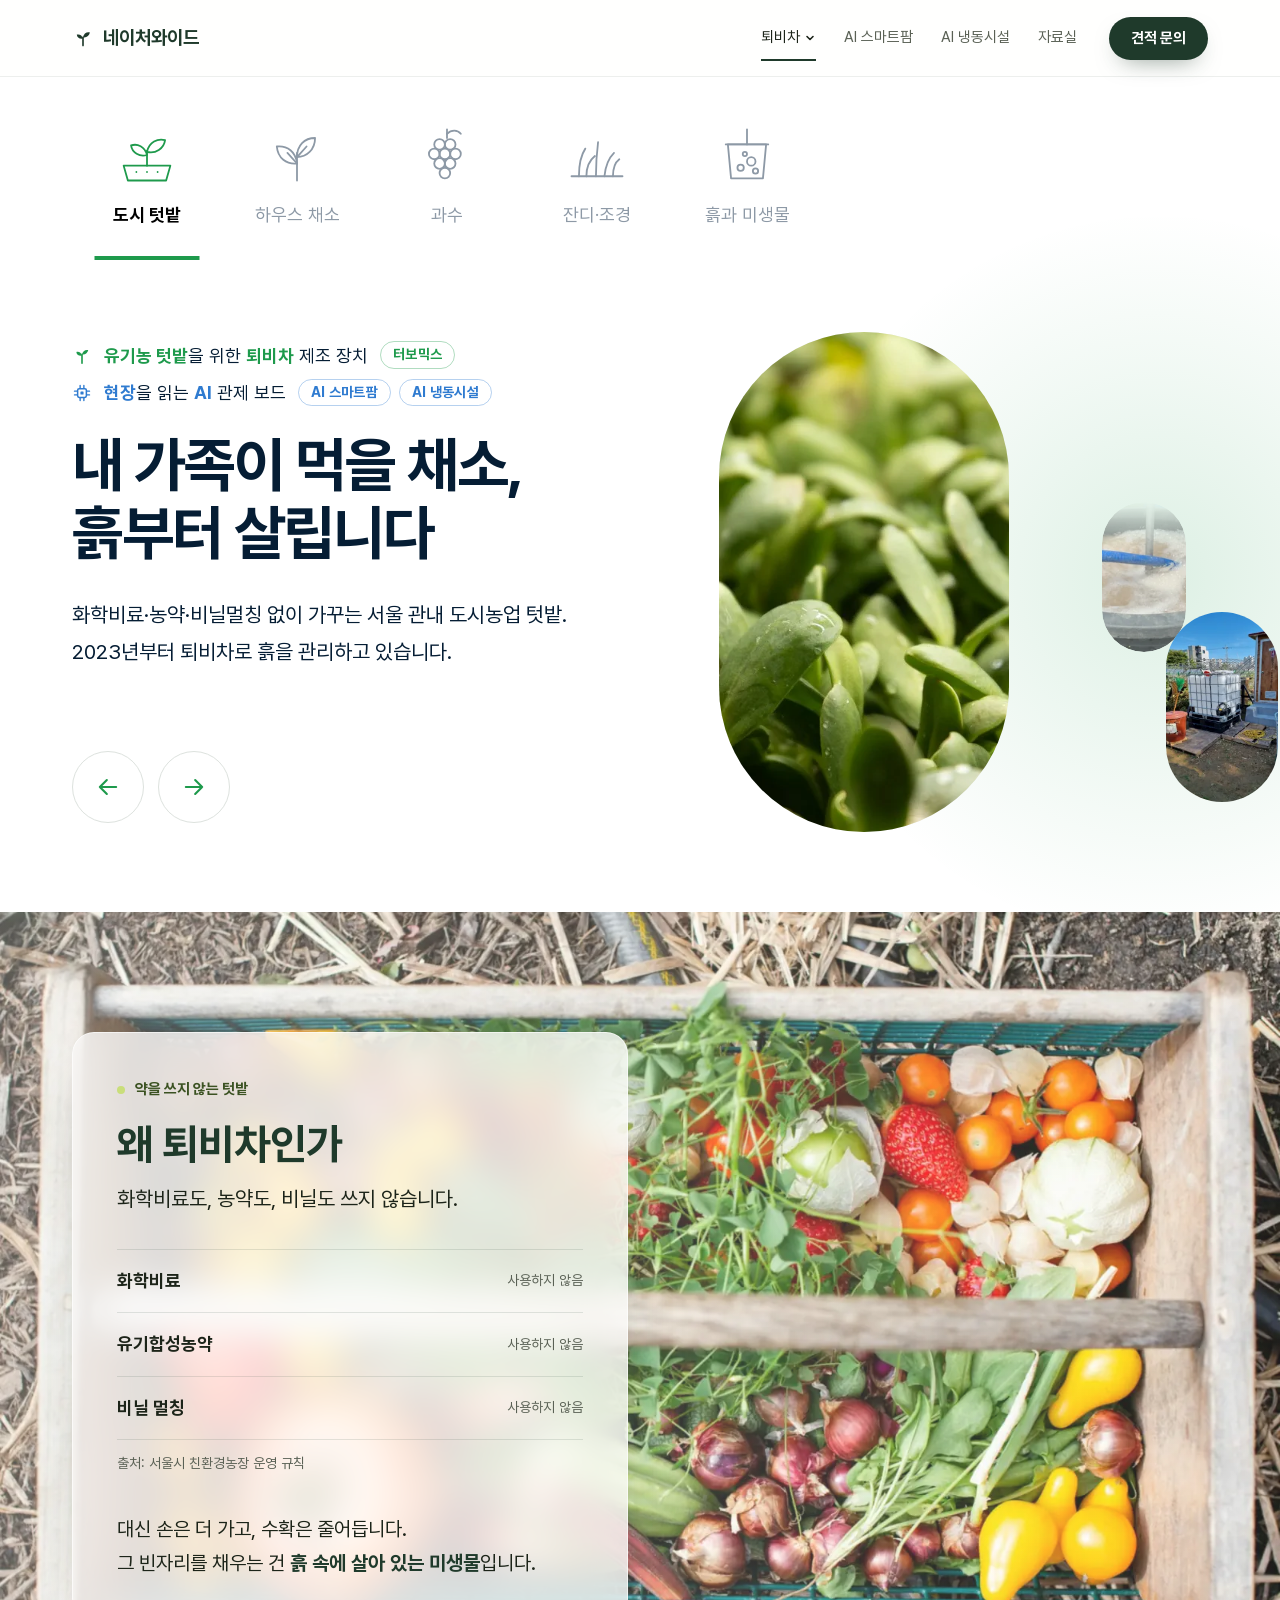
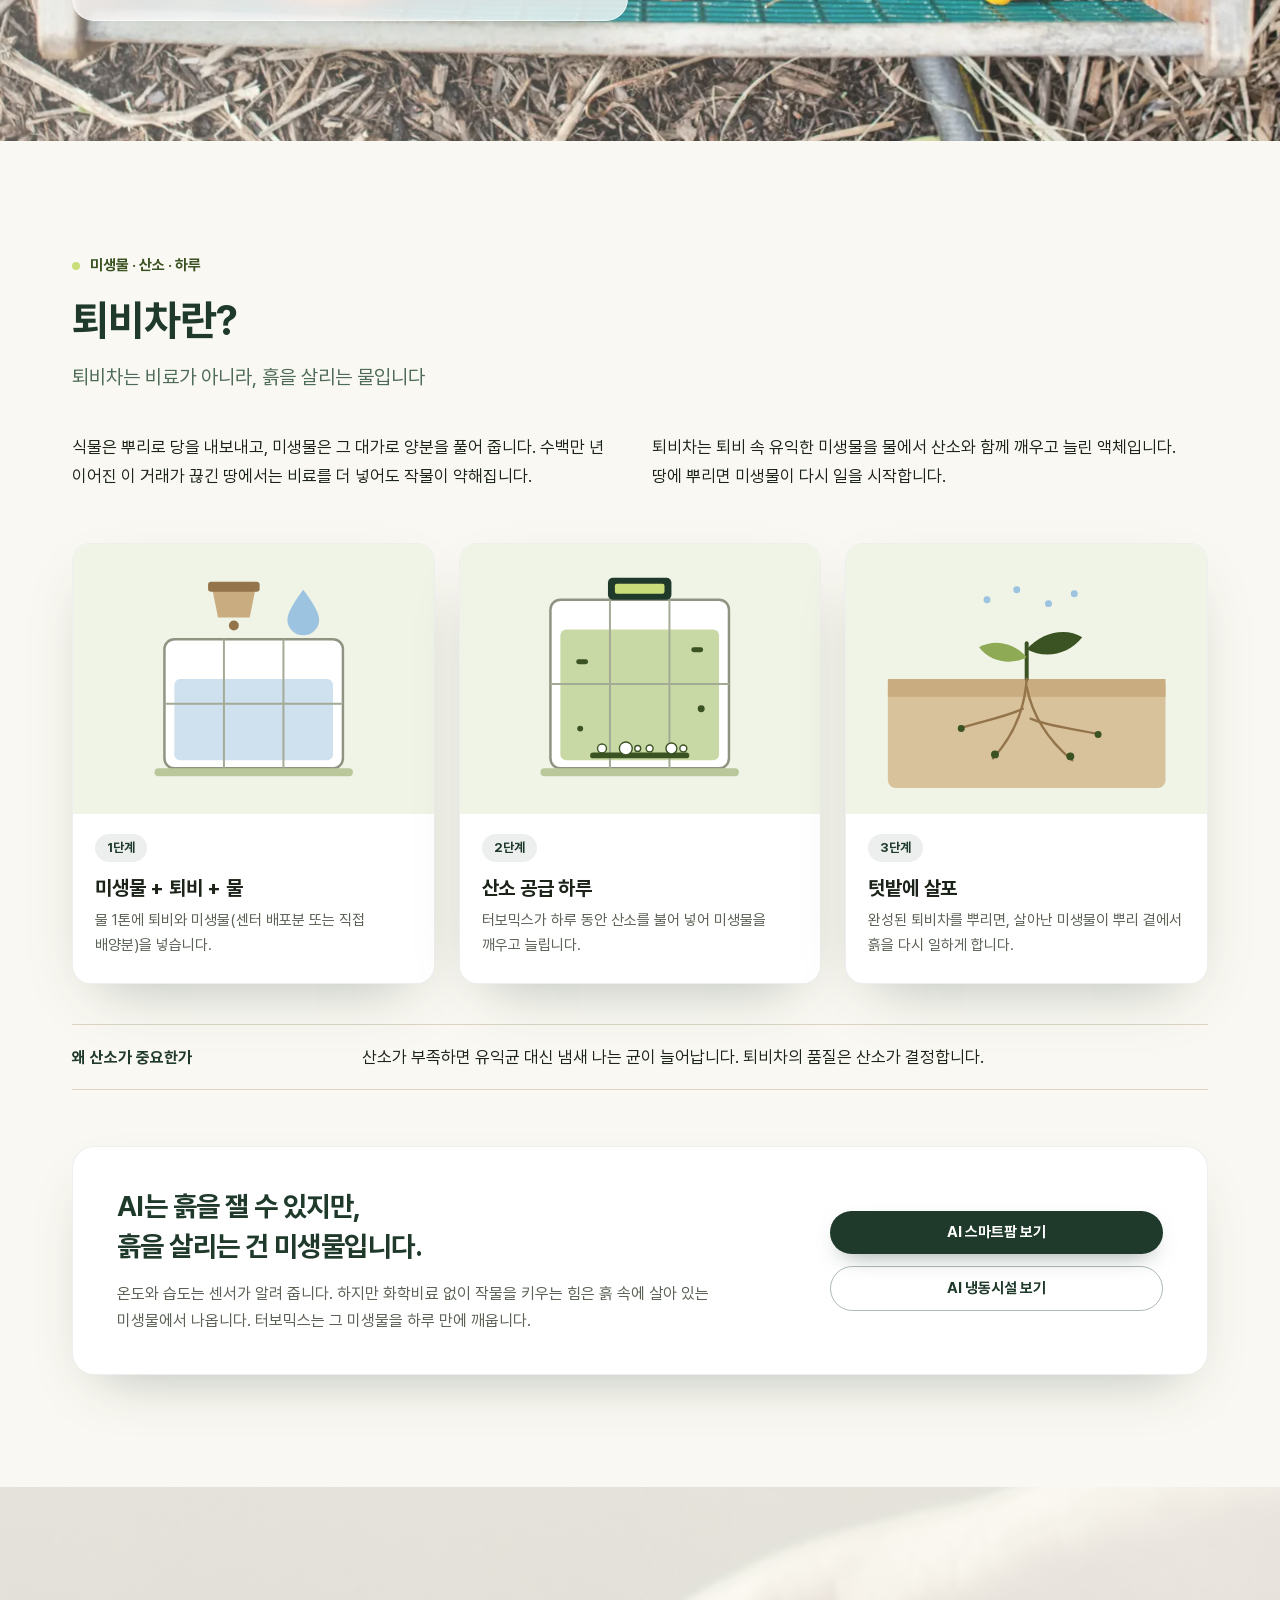
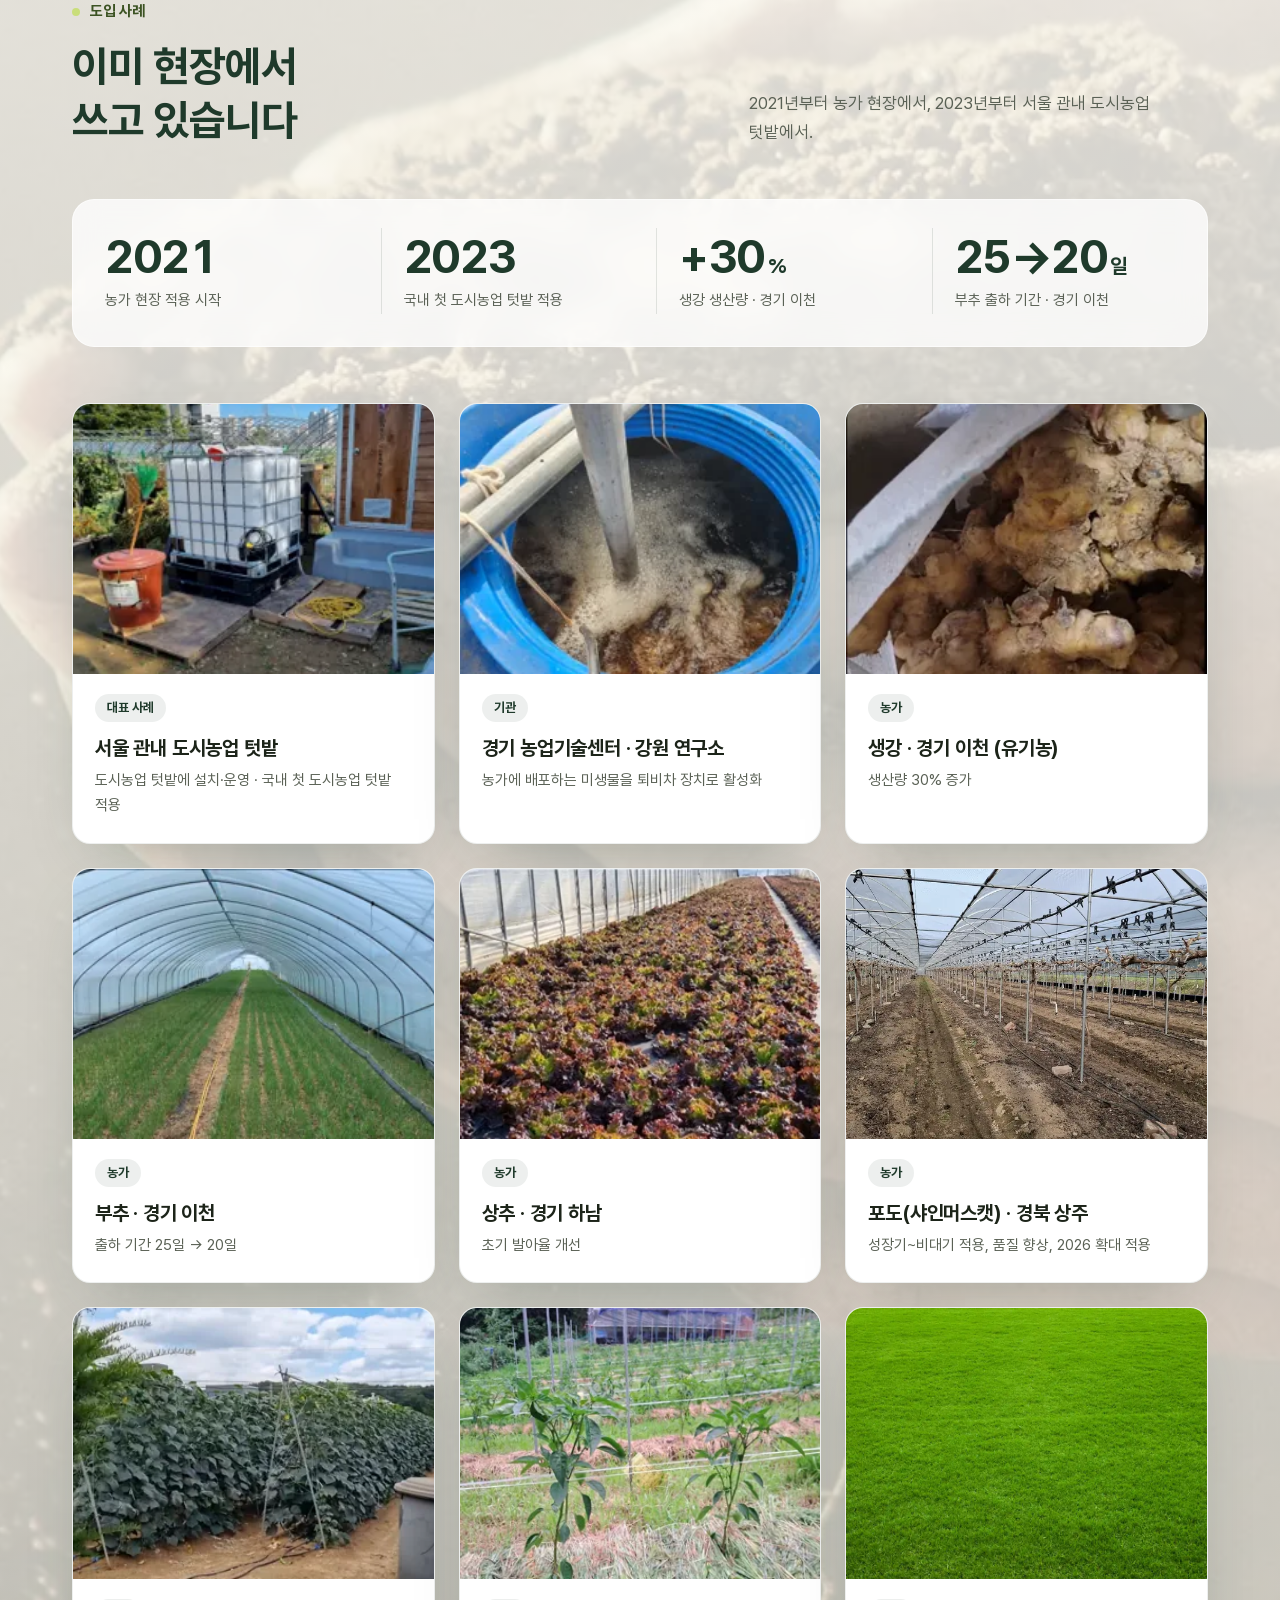
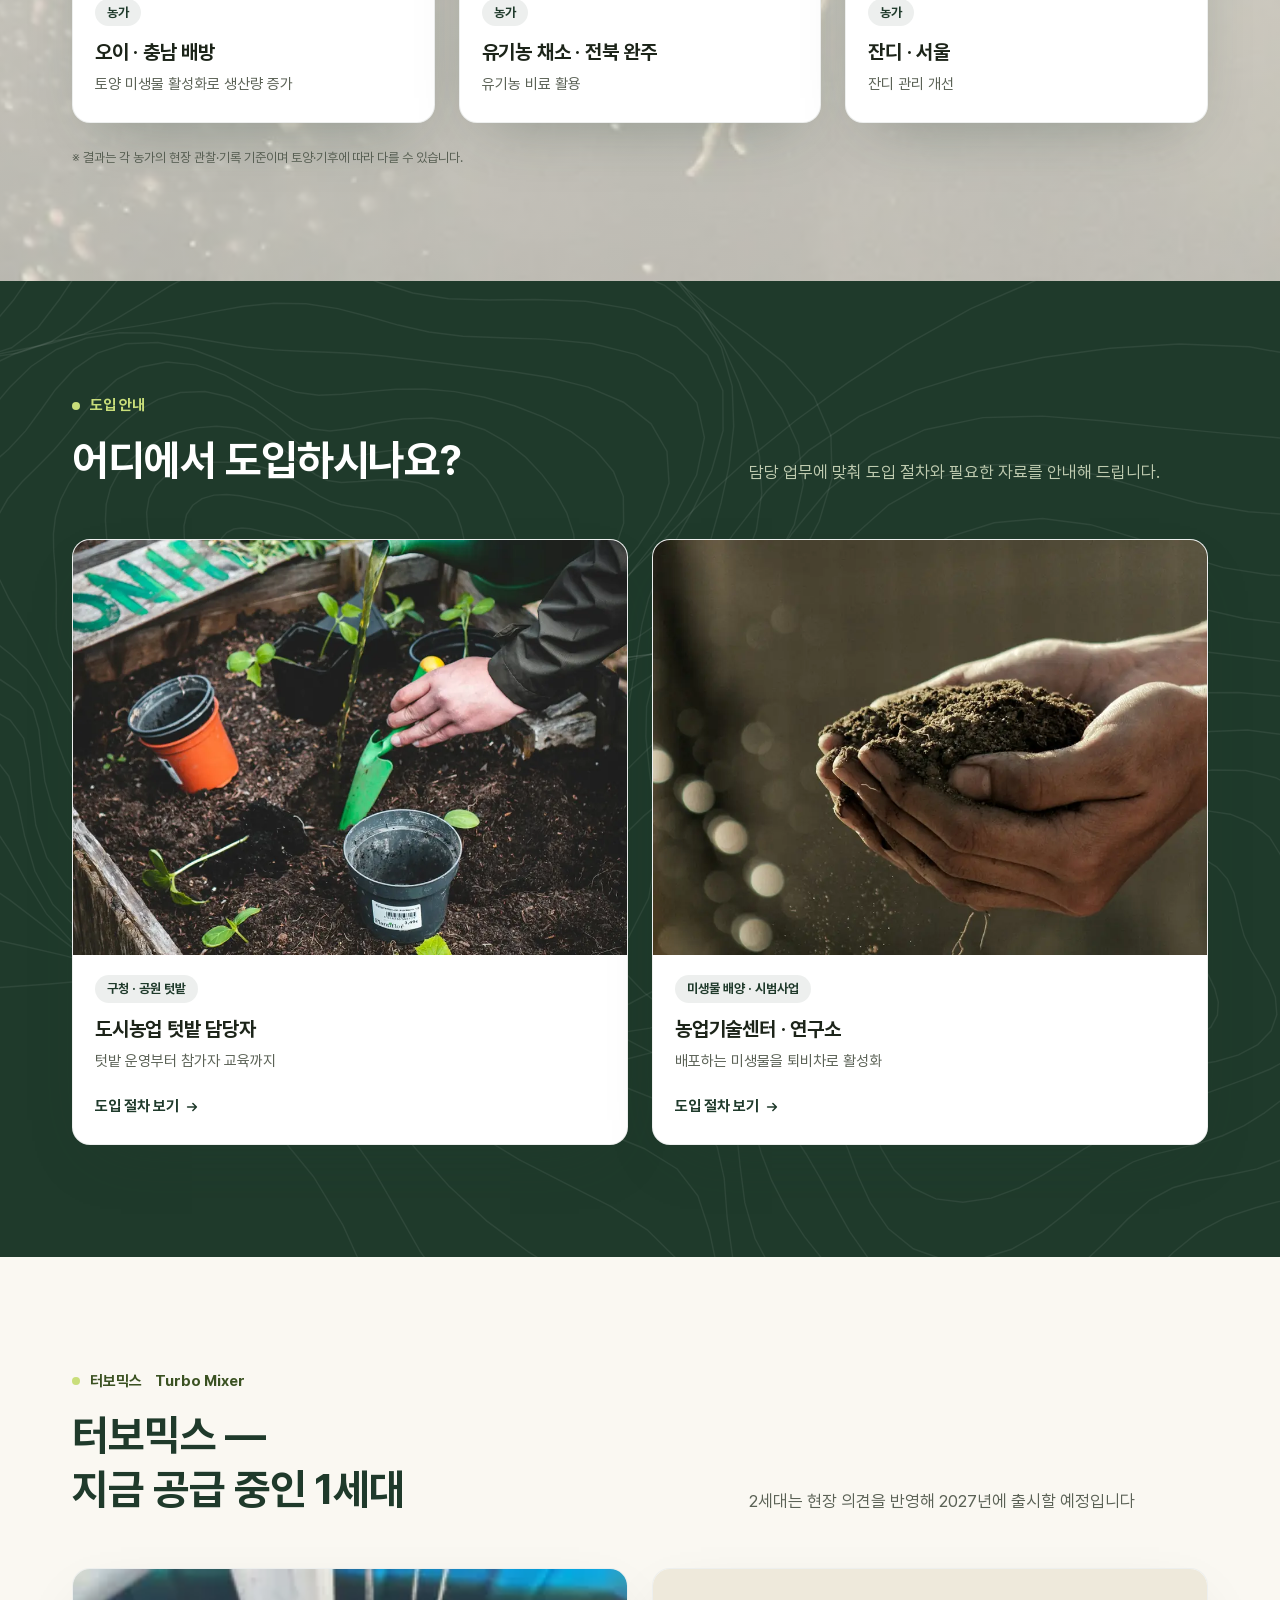
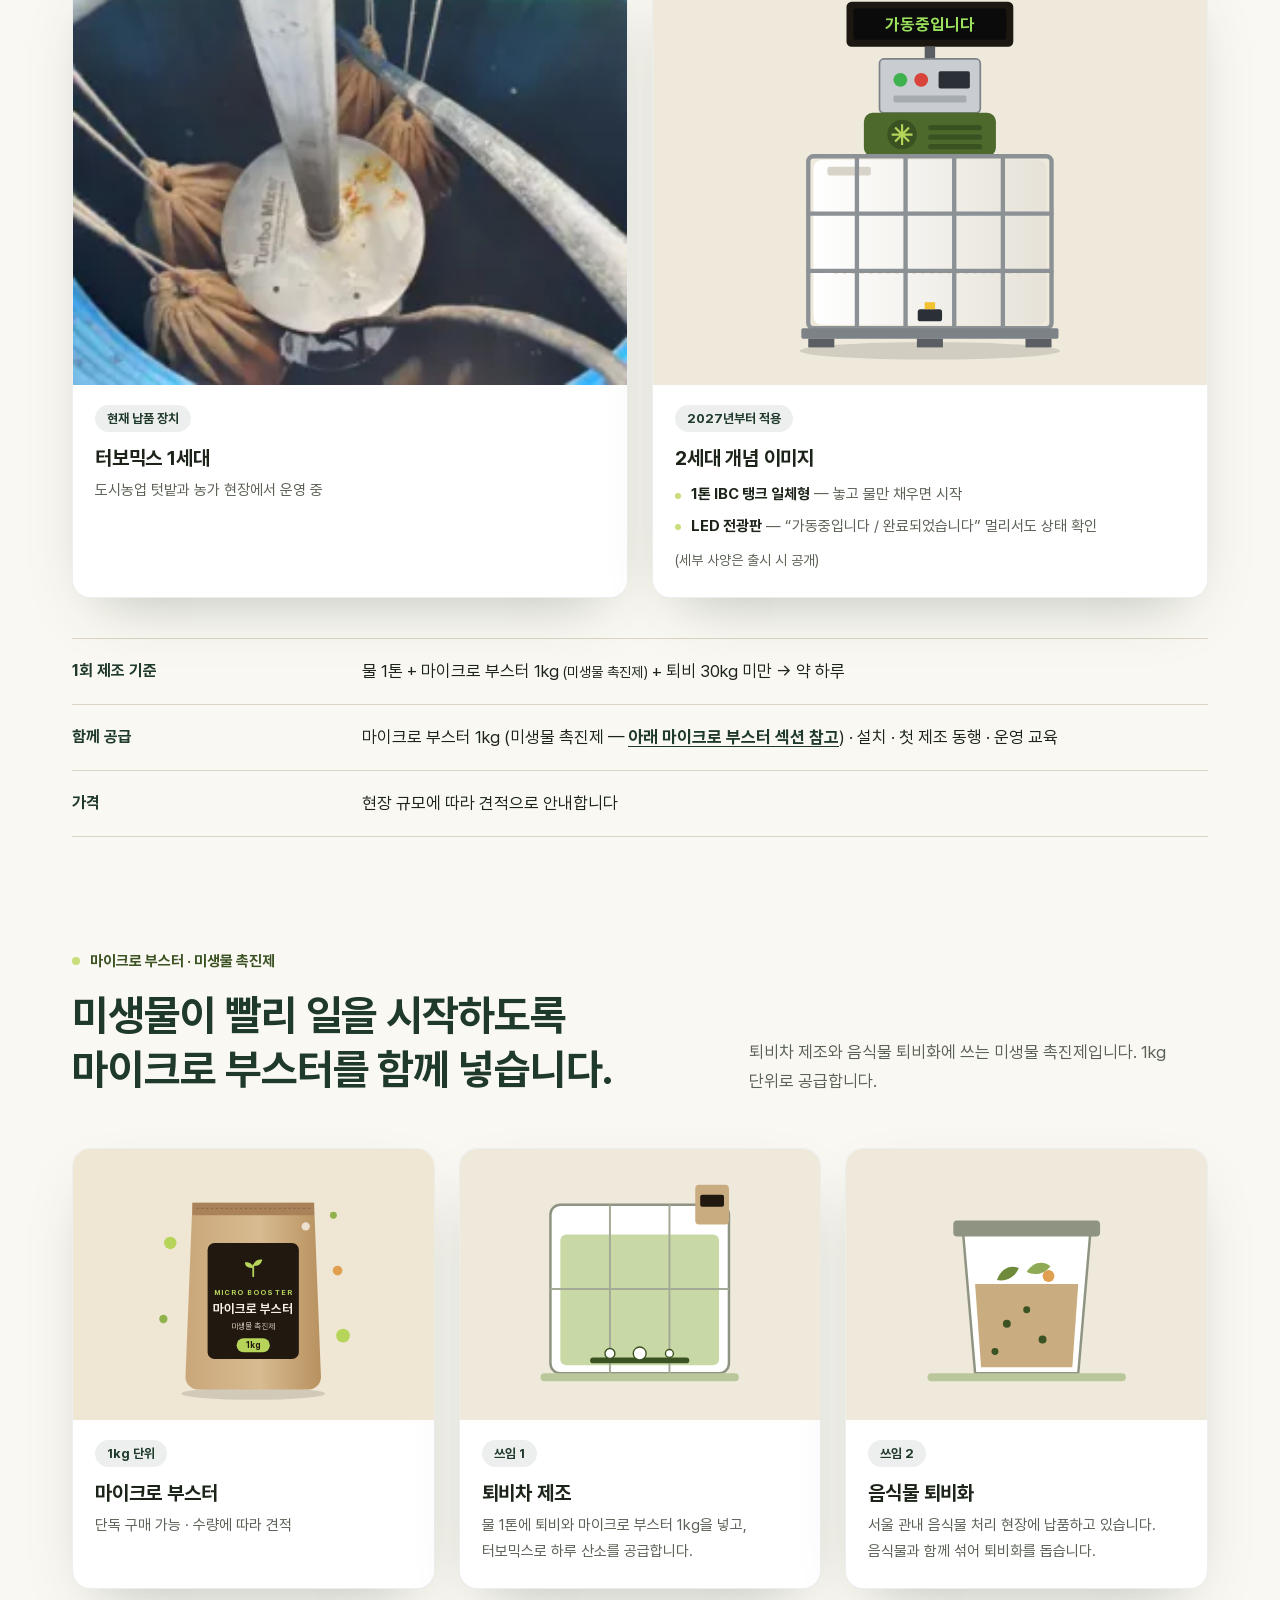
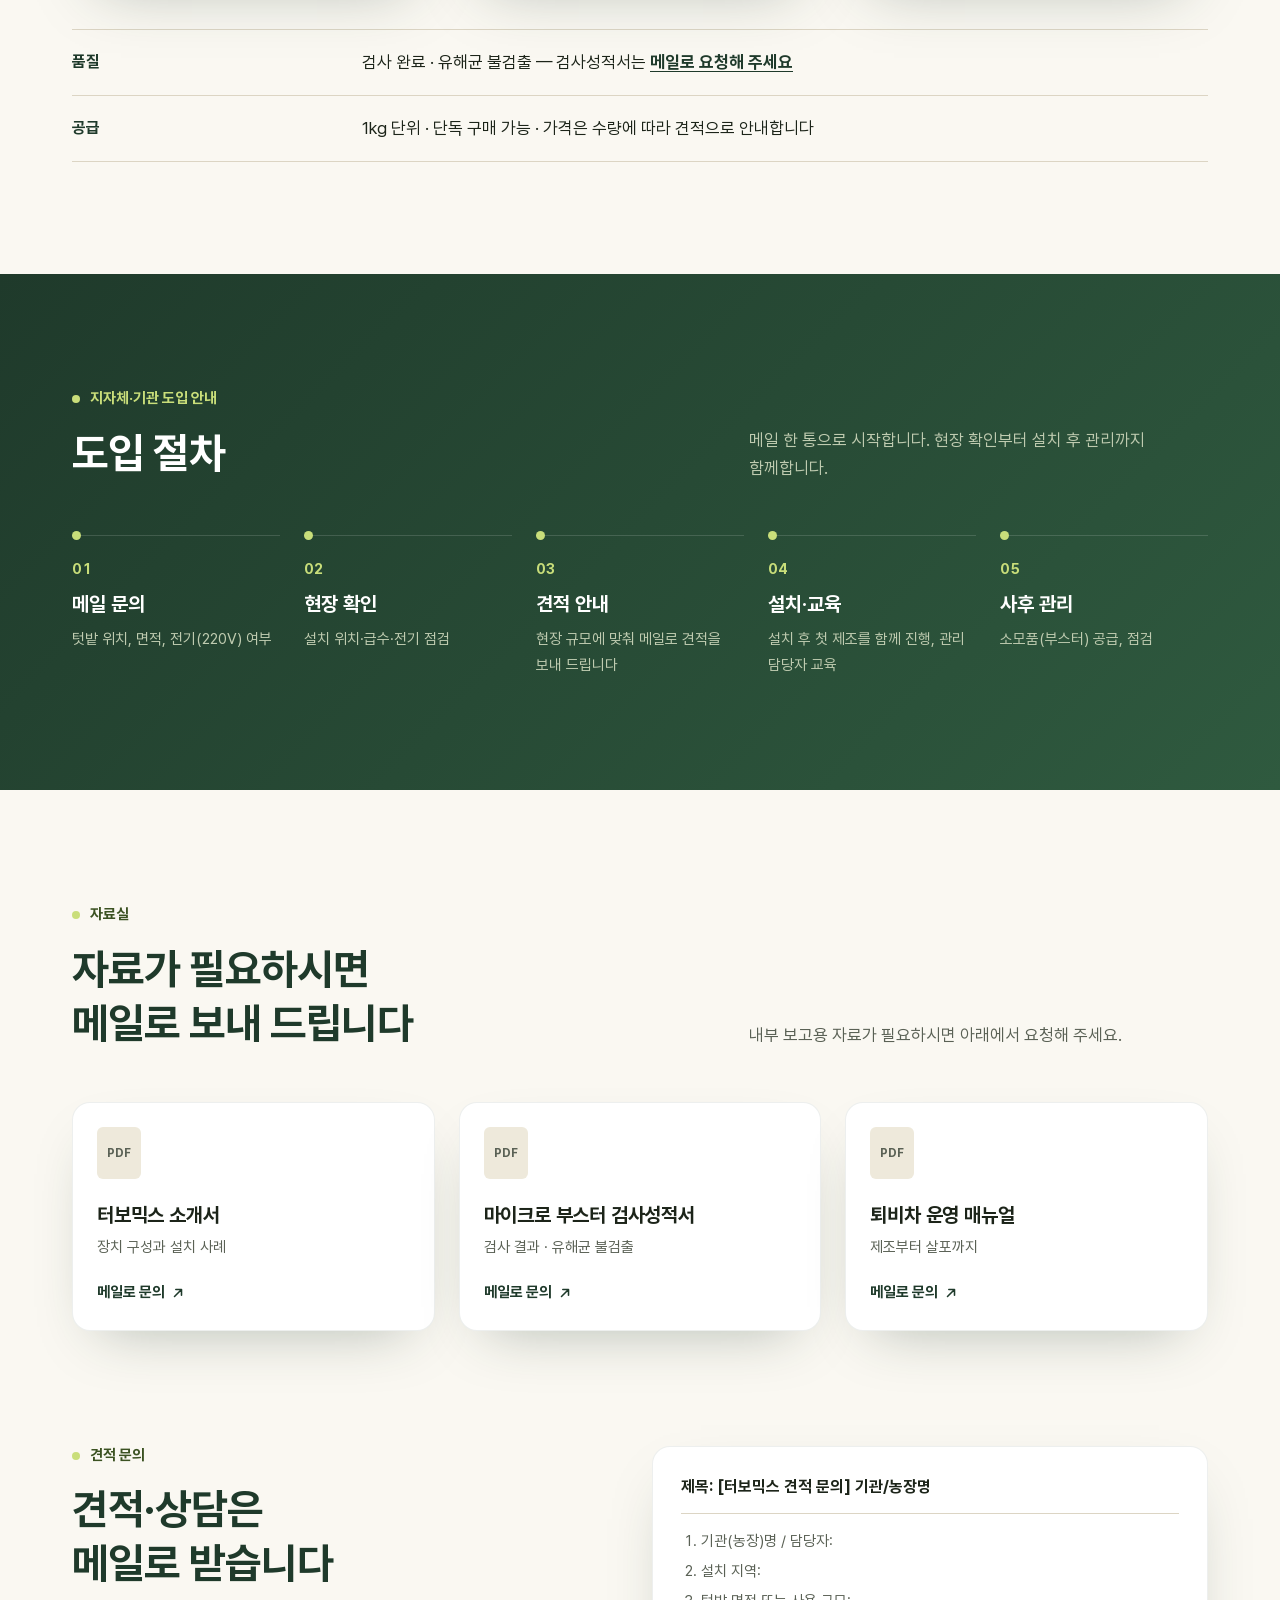
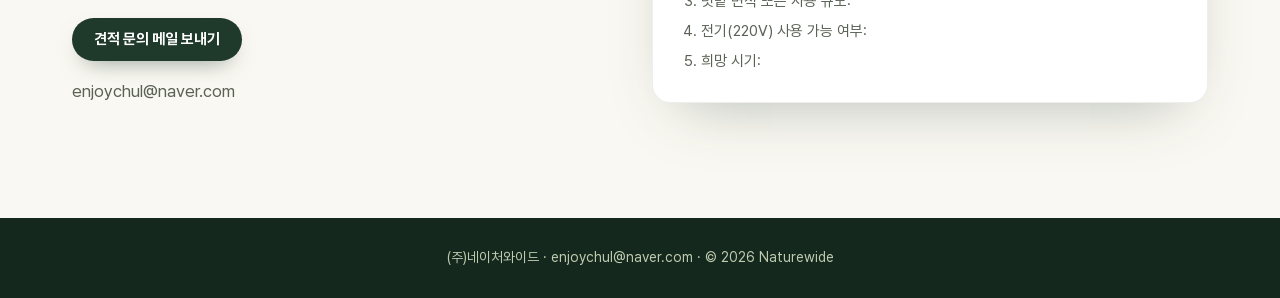
<file: index.html>
<!DOCTYPE html>
<html lang="ko">
<head>
  <meta charset="UTF-8">
  <meta name="viewport" content="width=device-width, initial-scale=1, viewport-fit=cover">
  <title>터보믹스 퇴비차 제조 장치 · AI 스마트팜 · AI 냉동시설 | 네이처와이드</title>
  <meta name="description" content="유기농 텃밭을 위한 퇴비차 제조 장치 터보믹스. 물 1톤과 퇴비를 넣고 하루면 살아 있는 퇴비차가 됩니다. 현장 센서를 AI 보드로 읽어 스마트팜 환경과 냉동시설 온도를 원격으로 지켜봅니다.">
  <meta name="keywords" content="퇴비차, 퇴비차 제조 장치, 터보믹스, Turbo Mixer, 도시농업, 텃밭, 미생물 배양, 농업기술센터, 유기농, compost tea, AI 스마트팜, 스마트팜 모니터링, 냉동창고 온도 모니터링, 엣지 AI">
  <meta name="author" content="(주)네이처와이드">
  <meta name="naver-site-verification" content="ab8656832ac1f310ab36b934b496300c409f5971">
  <meta name="theme-color" content="#FAF8F2">
  <link rel="canonical" href="https://naturewide.co.kr/">

  <meta property="og:type" content="website">
  <meta property="og:locale" content="ko_KR">
  <meta property="og:site_name" content="네이처와이드">
  <meta property="og:url" content="https://naturewide.co.kr/">
  <meta property="og:title" content="네이처와이드 — 퇴비차 장치 터보믹스와 AI 현장 관제">
  <meta property="og:description" content="흙은 미생물로 살리고, 현장은 AI 보드로 지킵니다. 퇴비차 장치 · AI 스마트팜 · AI 냉동시설.">
  <meta property="og:image" content="https://naturewide.co.kr/img/og-image.jpg">
  <meta property="og:image:width" content="1200">
  <meta property="og:image:height" content="630">
  <meta name="twitter:card" content="summary_large_image">

  <link rel="icon" href="data:image/svg+xml,%3Csvg xmlns='http://www.w3.org/2000/svg' viewBox='0 0 32 32'%3E%3Crect width='32' height='32' rx='7' fill='%231F3A2B'/%3E%3Cpath d='M16 27V15' stroke='%23C9DE7A' stroke-width='2.4' stroke-linecap='round'/%3E%3Cpath d='M16 17c-1-5-5-7-9-6 0 4 4 7 9 6zM16 15c1-5 5-8 10-7-1 5-5 8-10 7z' fill='%23C9DE7A'/%3E%3C/svg%3E">
  <link rel="preload" href="fonts/Pretendard-Regular.subset.woff2" as="font" type="font/woff2" crossorigin>
  <link rel="preload" href="fonts/Pretendard-Bold.subset.woff2" as="font" type="font/woff2" crossorigin>
  <link rel="stylesheet" href="css/style.css?v=20261125b">
  <link rel="stylesheet" href="css/hero.css?v=20261127a">
  <script>document.documentElement.classList.add('js')</script>

  <script type="application/ld+json">
  {"@context":"https://schema.org","@type":"Organization","name":"(주)네이처와이드","alternateName":"Naturewide","url":"https://naturewide.co.kr/","email":"enjoychul@naver.com","logo":"https://naturewide.co.kr/img/og-image.jpg"}
  </script>
</head>
<body class="home">
<a class="skip" href="#main">본문 바로가기</a>

<header class="top" id="top">
  <div class="c">
    <a class="logo" href="/" aria-label="네이처와이드 처음으로"><svg viewBox="0 0 32 32" aria-hidden="true"><path d="M16 27V15" stroke="currentColor" stroke-width="2.4" stroke-linecap="round"/><path d="M16 17c-1-5-5-7-9-6 0 4 4 7 9 6zM16 15c1-5 5-8 10-7-1 5-5 8-10 7z" fill="currentColor"/></svg><span translate="no">네이처와이드</span></a>
    <nav class="nav" id="site-nav" aria-label="주 메뉴">
      <div class="dd">
        <a class="nl dd-top" href="#top" aria-current="page" aria-haspopup="true" aria-expanded="false" aria-controls="dd-tea">퇴비차<svg class="chev" viewBox="0 0 12 12" aria-hidden="true"><path d="M3 4.5 6 7.5 9 4.5" fill="none" stroke="currentColor" stroke-width="1.6" stroke-linecap="round" stroke-linejoin="round"/></svg></a>
        <div class="dd-panel" id="dd-tea">
          <ul>
            <li><a href="#how">퇴비차란</a></li>
            <li><a href="#proof">도입 사례</a></li>
            <li><a href="#turbo">터보믹스</a></li>
            <li><a href="#booster">마이크로 부스터</a></li>
            <li><a href="#steps">도입 절차</a></li>
          </ul>
        </div>
      </div>
      <a class="nl" href="/smartfarm/">AI 스마트팜</a>
      <a class="nl" href="/coldchain/">AI 냉동시설</a>
      <a class="nl" href="#docs">자료실</a>
    </nav>
    <div class="top-r">
      <a class="pill" href="#contact">견적 문의</a>
      <button class="nav-toggle" type="button" aria-expanded="false" aria-controls="site-nav"><span class="sr">메뉴 열기</span><span class="bars" aria-hidden="true"></span></button>
    </div>
  </div>
</header>

<main id="main">

  <!-- 1. 첫 화면 -->
  <section class="hx" aria-labelledby="hx-title">
    <h1 class="sr" id="hx-title">유기농 텃밭을 위한 퇴비차 제조 장치, 터보믹스</h1>
    <div class="hx-glow" aria-hidden="true"></div>
    <div class="c">
      <div class="hx-tabs" role="tablist" aria-label="적용 현장">
        <button role="tab" id="t0" aria-controls="p0" aria-selected="true" tabindex="0">
          <svg viewBox="0 0 64 64" aria-hidden="true"><path d="M10 42h44l-4 14H14z"/><path d="M32 42V28"/><path d="M32 32c-2-8-9-11-15-9 1 7 8 11 15 9z"/><path d="M32 29c2-9 10-13 17-11-1 8-9 13-17 11z"/><path d="M22 48v2M32 48v2M42 48v2" stroke-dasharray="0.1 4"/></svg>
          <span>도시 텃밭</span>
        </button>
        <button role="tab" id="t1" aria-controls="p1" aria-selected="false" tabindex="-1">
          <svg viewBox="0 0 64 64" aria-hidden="true"><path d="M32 56V30"/><path d="M32 40c-10 1-18-5-19-16 10-1 18 5 19 16z"/><path d="M32 34c9 0 17-7 17-18-10 0-17 7-17 18z"/><path d="M23 30l9 10M41 24l-9 10"/></svg>
          <span>하우스 채소</span>
        </button>
        <button role="tab" id="t2" aria-controls="p2" aria-selected="false" tabindex="-1">
          <svg viewBox="0 0 64 64" aria-hidden="true"><path d="M32 8v8"/><path d="M32 12c4-4 10-4 13 0"/><circle cx="25" cy="22" r="5"/><circle cx="35" cy="22" r="5"/><circle cx="30" cy="31" r="5"/><circle cx="40" cy="31" r="5"/><circle cx="20" cy="31" r="5"/><circle cx="25" cy="40" r="5"/><circle cx="35" cy="40" r="5"/><circle cx="30" cy="49" r="5"/></svg>
          <span>과수</span>
        </button>
        <button role="tab" id="t3" aria-controls="p3" aria-selected="false" tabindex="-1">
          <svg viewBox="0 0 64 64" aria-hidden="true"><path d="M8 52h48"/><path d="M15 52c0-12 2-20 6-26M22 52c0-9 3-15 8-19M31 52c0-14 1-24 2-32M39 52c1-10 4-17 9-22M47 52c0-8 2-13 6-16"/></svg>
          <span>잔디·조경</span>
        </button>
        <button role="tab" id="t4" aria-controls="p4" aria-selected="false" tabindex="-1">
          <svg viewBox="0 0 64 64" aria-hidden="true"><path d="M14 22h36l-3 32H17z"/><path d="M12 22h40"/><circle cx="26" cy="44" r="3"/><circle cx="36" cy="38" r="4"/><circle cx="30" cy="31" r="2"/><circle cx="40" cy="47" r="2.5"/><path d="M32 22V8"/></svg>
          <span>흙과 미생물</span>
        </button>
        <span class="hx-bar" aria-hidden="true"></span>
      </div>

      <div class="hx-stage">
        <div class="hx-copy">
          <p class="hx-kicker"><svg viewBox="0 0 32 32" aria-hidden="true"><path d="M16 29V15" stroke="currentColor" stroke-width="2.6" stroke-linecap="round" fill="none"/><path d="M16 17c-1-5-5-7-9-6 0 4 4 7 9 6zM16 15c1-5 5-8 10-7-1 5-5 8-10 7z" fill="currentColor"/></svg><span><b>유기농 텃밭</b>을 위한 <b>퇴비차</b> 제조 장치</span><a class="hx-kicker-brand" href="#turbo" aria-label="터보믹스 제품 소개로 이동">터보믹스</a></p>
          <p class="hx-kicker hx-kicker-ai"><svg viewBox="0 0 32 32" aria-hidden="true"><rect x="9" y="9" width="14" height="14" rx="2.5" fill="none" stroke="currentColor" stroke-width="2.4"/><rect x="13.5" y="13.5" width="5" height="5" rx="1" fill="currentColor"/><path d="M13 4v4M19 4v4M13 24v4M19 24v4M4 13h4M4 19h4M24 13h4M24 19h4" stroke="currentColor" stroke-width="2.2" stroke-linecap="round"/></svg><span><b>현장</b>을 읽는 <b>AI</b> 관제 보드</span><a class="hx-kicker-brand" href="/smartfarm/"><span class="hx-ai-pre">AI </span>스마트팜</a><a class="hx-kicker-brand" href="/coldchain/"><span class="hx-ai-pre">AI </span>냉동시설</a></p>
          <div class="hx-panels">
            <div class="hx-panel is-on" role="tabpanel" id="p0" aria-labelledby="t0">
              <h2>내 가족이 먹을 채소,<br>흙부터 살립니다</h2>
              <p>화학비료·농약·비닐멀칭 없이 가꾸는 서울 관내 도시농업 텃밭. 2023년부터 퇴비차로 흙을 관리하고 있습니다.</p>
            </div>
            <div class="hx-panel" role="tabpanel" id="p1" aria-labelledby="t1">
              <h2>쉬지 못한 하우스 흙에<br>다시 숨을 넣습니다</h2>
              <p>해마다 같은 작물을 키우는 하우스에 퇴비차를 정기적으로 뿌립니다. 이천 부추 농가는 출하 기간이 25일에서 20일로 줄었습니다.</p>
            </div>
            <div class="hx-panel" role="tabpanel" id="p2" aria-labelledby="t2">
              <h2>뿌리 깊은 작물일수록<br>흙이 먼저입니다</h2>
              <p>경북 상주 샤인머스캣 하우스에 성장기부터 비대기까지 적용했고, 2026년에는 적용 면적을 넓혔습니다.</p>
            </div>
            <div class="hx-panel" role="tabpanel" id="p3" aria-labelledby="t3">
              <h2>넓은 잔디도<br>뿌리 밑 흙부터</h2>
              <p>물 1톤짜리 탱크 하나로 하루에 준비합니다. 서울 현장의 잔디를 퇴비차로 관리하고 있습니다.</p>
            </div>
            <div class="hx-panel" role="tabpanel" id="p4" aria-labelledby="t4">
              <h2>살려 내는 건<br>산소입니다</h2>
              <p>미생물은 이미 있습니다. 센터에서 받은 미생물도, 직접 키운 미생물도 물 1톤과 퇴비를 넣고 하루. 터보믹스가 산소를 불어 넣어 살아 있는 퇴비차를 만듭니다.</p>
            </div>
          </div>

          <div class="hx-ctrl">
            <button class="hx-arrow" type="button" data-dir="-1" aria-label="이전"><svg viewBox="0 0 24 24" aria-hidden="true"><path d="M19 12H5M11 6l-6 6 6 6"/></svg></button>
            <button class="hx-arrow" type="button" data-dir="1" aria-label="다음"><svg viewBox="0 0 24 24" aria-hidden="true"><path d="M5 12h14M13 6l6 6-6 6"/></svg></button>
          </div>
        </div>

        <div class="hx-visual">
          <figure class="hx-main">
            <img class="is-on" src="img/photos/u-sprouts.webp" fetchpriority="high" alt="촘촘하게 올라온 어린 채소 싹">
            <img src="img/photos/u-leaf-lime.webp" alt="물방울이 맺힌 연둣빛 채소 잎" style="object-position:50% 40%" loading="lazy">
            <img src="img/photos/u-grape-green.webp" alt="덩굴에 달린 청포도 송이" style="object-position:55% 50%" loading="lazy">
            <img src="img/photos/hero-turf.webp" alt="푸른 잔디" loading="lazy">
            <img src="img/photos/soil-hands.webp" alt="두 손에 담은 흙" style="object-position:60% 40%" loading="lazy">
          </figure>
          <figure class="hx-mini hx-mini-a"><img src="img/photos/tea-bubbling.webp" alt="거품을 내며 산소가 공급되는 퇴비차 탱크" loading="lazy"></figure>
          <figure class="hx-mini hx-mini-b"><img src="img/photos/garden-ibc-1.webp" alt="텃밭에 설치된 1톤 탱크 퇴비차 장치" loading="lazy"></figure>
        </div>
      </div>
    </div>
  </section>

  <!-- 2. 왜 퇴비차인가 -->
  <section class="sec why pbg" id="why" aria-labelledby="why-title">
    <div class="c">
      <div class="row">
        <div class="tx glass rv">
          <p class="lbl">약을 쓰지 않는 텃밭</p>
          <h2 class="h2" id="why-title">왜 퇴비차인가</h2>
          <p class="sub">화학비료도, 농약도, 비닐도 쓰지 않습니다.</p>
          <ul class="rules">
            <li>화학비료<span>사용하지 않음</span></li>
            <li>유기합성농약<span>사용하지 않음</span></li>
            <li>비닐 멀칭<span>사용하지 않음</span></li>
          </ul>
          <p class="src">출처: 서울시 친환경농장 운영 규칙</p>
          <p class="turn">대신 손은 더 가고, 수확은 줄어듭니다.<br>그 빈자리를 채우는 건 <strong>흙 속에 살아 있는 미생물</strong>입니다.</p>
        </div>
      </div>
    </div>
  </section>

  <!-- 3. 퇴비차란 -->
  <section class="sec" id="how" aria-labelledby="how-title">
    <div class="c">
      <div class="head rv">
        <p class="lbl">미생물 · 산소 · 하루</p>
        <h2 id="how-title">퇴비차란?</h2>
        <p class="h2-sub">퇴비차는 비료가 아니라, 흙을 살리는 물입니다</p>
      </div>
      <div class="about rv">
        <p>식물은 뿌리로 당을 내보내고, 미생물은 그 대가로 양분을 풀어 줍니다. 수백만 년 이어진 이 거래가 끊긴 땅에서는 비료를 더 넣어도 작물이 약해집니다.</p>
        <p>퇴비차는 퇴비 속 유익한 미생물을 물에서 산소와 함께 깨우고 늘린 액체입니다. 땅에 뿌리면 미생물이 다시 일을 시작합니다.</p>
      </div>
      <ol class="grid g3 steps3" aria-label="퇴비차 만드는 3단계">
        <li class="card rv">
          <div class="ill"><svg viewBox="0 0 320 240" aria-hidden="true">
            <rect x="70" y="80" width="180" height="130" rx="10" fill="#FFFFFF" stroke="#8E9481" stroke-width="2.5"/>
            <rect x="80" y="120" width="160" height="82" rx="6" fill="#CFE0EE"/>
            <g stroke="#A3AB96" stroke-width="2" fill="none"><path d="M70 145H250M130 80V210M190 80V210"/></g>
            <path d="M118 28h44l-6 30h-32z" fill="#C9AC80"/><rect x="114" y="22" width="52" height="10" rx="3" fill="#94744A"/>
            <circle class="drop" cx="140" cy="66" r="5" fill="#94744A"/>
            <path d="M210 30c0 0-16 20-16 30a16 16 0 0 0 32 0c0-10-16-30-16-30z" fill="#9CC3E0"/>
            <rect x="60" y="210" width="200" height="8" rx="4" fill="#B9C79A"/>
          </svg></div>
          <div class="body"><span class="tag">1단계</span><h3>미생물 + 퇴비 + 물</h3><p>물 1톤에 퇴비와 미생물(센터 배포분 또는 직접 배양분)을 넣습니다.</p></div>
        </li>
        <li class="card rv">
          <div class="ill"><svg viewBox="0 0 320 240" aria-hidden="true">
            <rect x="70" y="40" width="180" height="170" rx="10" fill="#FFFFFF" stroke="#8E9481" stroke-width="2.5"/>
            <rect x="80" y="70" width="160" height="132" rx="6" fill="#C9D9A6"/>
            <g stroke="#A3AB96" stroke-width="2" fill="none"><path d="M70 125H250M130 40V210M190 40V210"/></g>
            <rect x="128" y="18" width="64" height="22" rx="5" fill="#1F3A2B"/><rect x="135" y="24" width="50" height="10" rx="2" fill="#C9DE7A" class="glow"/>
            <rect x="110" y="194" width="100" height="6" rx="3" fill="#3B5222"/>
            <g fill="#FFFFFF" stroke="#3B5222" stroke-width="1.4">
              <circle class="bub" cx="122" cy="190" r="4.5" style="animation-duration:3s"/>
              <circle class="bub" cx="146" cy="190" r="6.5" style="animation-duration:2.5s;animation-delay:.5s"/>
              <circle class="bub" cx="170" cy="190" r="3.5" style="animation-duration:3.4s;animation-delay:1s"/>
              <circle class="bub" cx="192" cy="190" r="5.5" style="animation-duration:2.8s;animation-delay:1.6s"/>
              <circle class="bub" cx="158" cy="190" r="3" style="animation-duration:2.3s;animation-delay:2s"/>
              <circle class="bub" cx="204" cy="190" r="3.5" style="animation-duration:3.1s;animation-delay:2.4s"/>
            </g>
            <g fill="#3B5222"><rect class="mic" x="96" y="100" width="12" height="5" rx="2.5"/><circle class="mic" cx="222" cy="150" r="3.5" style="animation-delay:.8s"/><rect class="mic" x="212" y="88" width="12" height="5" rx="2.5" style="animation-delay:1.6s"/><circle class="mic" cx="100" cy="170" r="3" style="animation-delay:2.2s"/></g>
            <rect x="60" y="210" width="200" height="8" rx="4" fill="#B9C79A"/>
          </svg></div>
          <div class="body"><span class="tag">2단계</span><h3>산소 공급 하루</h3><p>터보믹스가 하루 동안 산소를 불어 넣어 미생물을 깨우고 늘립니다.</p></div>
        </li>
        <li class="card rv">
          <div class="ill"><svg viewBox="0 0 320 240" aria-hidden="true">
            <rect x="20" y="120" width="280" height="110" rx="8" fill="#D8C29C"/><rect x="20" y="120" width="280" height="18" fill="#C9AC80"/>
            <path d="M160 120V84" stroke="#3B5222" stroke-width="4" stroke-linecap="round"/>
            <path d="M160 98c-14-16-34-18-48-10 12 16 34 18 48 10z" fill="#8FAA55"/><path d="M160 90c16-18 40-22 56-12-14 18-38 22-56 12z" fill="#3B5222"/>
            <g stroke="#94744A" stroke-width="2.4" fill="none" stroke-linecap="round"><path d="M160 120c-2 30-12 56-34 80"/><path d="M160 128c6 30 22 54 46 74"/><path d="M156 150c-16 8-40 12-64 20"/><path d="M164 160c18 8 44 10 70 16"/></g>
            <g fill="#3B5222"><circle class="mic" cx="128" cy="196" r="4"/><circle class="mic" cx="204" cy="198" r="4" style="animation-delay:.6s"/><circle class="mic" cx="94" cy="170" r="3.5" style="animation-delay:1.2s"/><circle class="mic" cx="232" cy="176" r="3.5" style="animation-delay:1.8s"/></g>
            <g fill="#9CC3E0"><circle class="drop" cx="120" cy="40" r="3.5"/><circle class="drop" cx="150" cy="30" r="3.5" style="animation-delay:.7s"/><circle class="drop" cx="182" cy="44" r="3.5" style="animation-delay:1.4s"/><circle class="drop" cx="208" cy="34" r="3.5" style="animation-delay:2s"/></g>
          </svg></div>
          <div class="body"><span class="tag">3단계</span><h3>텃밭에 살포</h3><p>완성된 퇴비차를 뿌리면, 살아난 미생물이 뿌리 곁에서 흙을 다시 일하게 합니다.</p></div>
        </li>
      </ol>
      <ul class="spec oxygen rv">
        <li><b>왜 산소가 중요한가</b><span>산소가 부족하면 유익균 대신 냄새 나는 균이 늘어납니다. 퇴비차의 품질은 산소가 결정합니다.</span></li>
      </ul>
      <div class="bridge rv">
        <div class="bridge-tx">
          <h3>AI는 흙을 잴 수 있지만,<br>흙을 살리는 건 미생물입니다.</h3>
          <p>온도와 습도는 센서가 알려 줍니다. 하지만 화학비료 없이 작물을 키우는 힘은 흙 속에 살아 있는 미생물에서 나옵니다. 터보믹스는 그 미생물을 하루 만에 깨웁니다.</p>
        </div>
        <div class="bridge-btns">
          <a class="pill" href="/smartfarm/">AI 스마트팜 보기</a>
          <a class="btn-line" href="/coldchain/">AI 냉동시설 보기</a>
        </div>
      </div>
    </div>
  </section>

  <!-- 4. 도입 사례 -->
  <section class="sec pbg" id="proof" aria-labelledby="proof-title">
    <div class="c">
      <div class="head rv">
        <p class="lbl">도입 사례</p>
        <h2 id="proof-title">이미 현장에서<br>쓰고 있습니다</h2>
        <p>2021년부터 농가 현장에서, 2023년부터 서울 관내 도시농업 텃밭에서.</p>
      </div>
      <div class="facts rv">
        <div><b>2021</b><span>농가 현장 적용 시작</span></div>
        <div><b>2023</b><span>국내 첫 도시농업 텃밭 적용</span></div>
        <div><b>+30<small>%</small></b><span>생강 생산량 · 경기 이천</span></div>
        <div><b>25→20<small>일</small></b><span>부추 출하 기간 · 경기 이천</span></div>
      </div>
      <div class="grid g3">
        <article class="card rv"><div class="media"><img src="img/photos/garden-ibc-1.webp" width="241" height="322" alt="텃밭 창고 옆에 설치된 1톤 탱크 퇴비차 장치" loading="lazy"></div><div class="body"><span class="tag">대표 사례</span><h3>서울 관내 도시농업 텃밭</h3><p>도시농업 텃밭에 설치·운영 · 국내 첫 도시농업 텃밭 적용</p></div><div class="lz"></div></article>
        <article class="card rv"><div class="media"><img src="img/photos/inst-tank-blue.webp" width="257" height="194" alt="파란 탱크 안에서 거품을 내며 활성화되는 퇴비차" loading="lazy"></div><div class="body"><span class="tag">기관</span><h3>경기 농업기술센터 · 강원 연구소</h3><p>농가에 배포하는 미생물을 퇴비차 장치로 활성화</p></div><div class="lz"></div></article>
        <article class="card rv"><div class="media"><img src="img/photos/ginger-harvest.webp" width="278" height="263" alt="수확한 생강" loading="lazy"></div><div class="body"><span class="tag">농가</span><h3>생강 · 경기 이천 (유기농)</h3><p>생산량 30% 증가</p></div><div class="lz"></div></article>
        <article class="card rv"><div class="media"><img src="img/photos/chive-greenhouse.webp" width="371" height="211" alt="부추 비닐하우스" loading="lazy"></div><div class="body"><span class="tag">농가</span><h3>부추 · 경기 이천</h3><p>출하 기간 25일 → 20일</p></div><div class="lz"></div></article>
        <article class="card rv"><div class="media"><img src="img/photos/lettuce-1.webp" width="410" height="229" alt="상추 하우스" loading="lazy"></div><div class="body"><span class="tag">농가</span><h3>상추 · 경기 하남</h3><p>초기 발아율 개선</p></div><div class="lz"></div></article>
        <article class="card rv"><div class="media"><img src="img/photos/grape-vines-1.webp" width="800" height="450" alt="샤인머스캣 포도 하우스" loading="lazy"></div><div class="body"><span class="tag">농가</span><h3>포도(샤인머스캣) · 경북 상주</h3><p>성장기~비대기 적용, 품질 향상, 2026 확대 적용</p></div><div class="lz"></div></article>
        <article class="card rv"><div class="media"><img src="img/photos/cucumber-field.webp" width="404" height="237" alt="오이밭" loading="lazy"></div><div class="body"><span class="tag">농가</span><h3>오이 · 충남 배방</h3><p>토양 미생물 활성화로 생산량 증가</p></div><div class="lz"></div></article>
        <article class="card rv"><div class="media"><img src="img/photos/organic-field.webp" width="455" height="256" alt="유기농 채소밭" loading="lazy"></div><div class="body"><span class="tag">농가</span><h3>유기농 채소 · 전북 완주</h3><p>유기농 비료 활용</p></div><div class="lz"></div></article>
        <article class="card rv"><div class="media"><img src="img/photos/turf-after.webp" width="800" height="800" alt="관리 후 푸른 잔디" loading="lazy"></div><div class="body"><span class="tag">농가</span><h3>잔디 · 서울</h3><p>잔디 관리 개선</p></div><div class="lz"></div></article>
      </div>
      <p class="note">※ 결과는 각 농가의 현장 관찰·기록 기준이며 토양·기후에 따라 다를 수 있습니다.</p>
    </div>
  </section>

  <!-- 5. 어디에서 도입하시나요 -->
  <section class="sec dark doors" id="doors" aria-labelledby="doors-title">
    <div class="c">
      <div class="head rv">
        <p class="lbl">도입 안내</p>
        <h2 id="doors-title">어디에서 도입하시나요?</h2>
        <p>담당 업무에 맞춰 도입 절차와 필요한 자료를 안내해 드립니다.</p>
      </div>
      <div class="grid g2">
        <a class="card rv" href="#steps"><div class="media"><img src="img/photos/raised-bed.webp" width="960" height="720" alt="텃밭 상자에 모종을 심는 손" loading="lazy"></div><div class="body"><span class="tag">구청 · 공원 텃밭</span><h3>도시농업 텃밭 담당자</h3><p>텃밭 운영부터 참가자 교육까지</p><span class="more">도입 절차 보기<svg viewBox="0 0 16 16" aria-hidden="true"><path d="M3 8h10M9 4l4 4-4 4" fill="none" stroke="currentColor" stroke-width="1.8" stroke-linecap="round" stroke-linejoin="round"/></svg></span></div></a>
        <a class="card rv" href="#steps"><div class="media"><img src="img/photos/soil-hands.webp" width="960" height="720" alt="두 손에 흙을 담은 모습" loading="lazy"></div><div class="body"><span class="tag">미생물 배양 · 시범사업</span><h3>농업기술센터 · 연구소</h3><p>배포하는 미생물을 퇴비차로 활성화</p><span class="more">도입 절차 보기<svg viewBox="0 0 16 16" aria-hidden="true"><path d="M3 8h10M9 4l4 4-4 4" fill="none" stroke="currentColor" stroke-width="1.8" stroke-linecap="round" stroke-linejoin="round"/></svg></span></div></a>
      </div>
    </div>
  </section>

  <!-- 6. 터보믹스 -->
  <section class="sec" id="turbo" aria-labelledby="turbo-title">
    <div class="c">
      <div class="head rv">
        <p class="lbl">터보믹스&nbsp;<span translate="no">Turbo Mixer</span></p>
        <h2 id="turbo-title">터보믹스 —<br>지금 공급 중인 1세대</h2>
        <p>2세대는 현장 의견을 반영해 2027년에 출시할 예정입니다</p>
      </div>
      <div class="grid g2">
        <article class="card rv"><div class="media"><img src="img/photos/inst-turbomixer.webp" width="258" height="194" alt="현재 납품 중인 터보믹스 장치. 탱크 안에 설치된 모습" loading="lazy"></div><div class="body"><span class="tag">현재 납품 장치</span><h3>터보믹스 1세대</h3><p>도시농업 텃밭과 농가 현장에서 운영 중</p></div></article>
        <article class="card rv"><div class="media ill tall"><svg viewBox="0 0 360 440" role="img" aria-labelledby="concept-t">
            <title id="concept-t">터보믹스 2세대 개념 이미지: 1톤 IBC 탱크 위에 블로어, 제어함, LED 전광판이 쌓인 일체형</title>
            <defs><linearGradient id="tank" x1="0" x2="1"><stop offset="0" stop-color="#ffffff"/><stop offset="1" stop-color="#e6e2d8"/></linearGradient></defs>
            <ellipse cx="180" cy="420" rx="150" ry="10" fill="#000" opacity=".12"/>
            <rect x="84" y="18" width="192" height="52" rx="6" fill="#1d1712"/>
            <rect x="92" y="26" width="176" height="36" rx="3" fill="#0b0b0b"/>
            <text class="glow" x="180" y="51" text-anchor="middle" font-family="Pretendard, sans-serif" font-weight="700" font-size="19" fill="#9be15d" letter-spacing="1">가동중입니다</text>
            <rect x="174" y="70" width="12" height="14" fill="#5b5f63"/>
            <rect x="122" y="84" width="116" height="62" rx="5" fill="#c9cdd1" stroke="#7c8287" stroke-width="2"/>
            <circle cx="146" cy="108" r="8" fill="#3fb24f"/><circle cx="170" cy="108" r="8" fill="#d8433b"/>
            <rect x="190" y="98" width="36" height="20" rx="2" fill="#2b3036"/>
            <rect x="138" y="126" width="84" height="8" rx="2" fill="#a5abb0"/>
            <rect x="104" y="146" width="152" height="50" rx="10" fill="#4d6a2c"/>
            <circle cx="148" cy="171" r="17" fill="#3a5121"/>
            <g stroke="#b7d45a" stroke-width="2.5"><path d="M136 171h24M148 159v24M140 163l16 16M156 163l-16 16"/></g>
            <rect x="178" y="160" width="62" height="6" rx="3" fill="#3a5121"/><rect x="178" y="171" width="62" height="6" rx="3" fill="#3a5121"/><rect x="178" y="182" width="62" height="6" rx="3" fill="#3a5121"/>
            <rect x="46" y="200" width="268" height="190" rx="10" fill="url(#tank)"/>
            <rect x="62" y="208" width="50" height="10" rx="3" fill="#d8d3c8"/>
            <path d="M70 330h220" stroke="#d6c6a2" stroke-width="2" stroke-dasharray="4 6"/>
            <g stroke="#8c9196" stroke-width="5" fill="none" stroke-linecap="round">
              <rect x="40" y="196" width="280" height="198" rx="6"/>
              <path d="M40 262h280M40 328h280"/>
              <path d="M96 196v198M152 196v198M208 196v198M264 196v198"/>
            </g>
            <rect x="166" y="372" width="28" height="14" rx="3" fill="#2b3036"/><rect x="174" y="364" width="12" height="8" fill="#f2c230"/>
            <rect x="32" y="394" width="296" height="12" rx="2" fill="#7c8287"/>
            <rect x="40" y="406" width="30" height="10" fill="#5b5f63"/><rect x="165" y="406" width="30" height="10" fill="#5b5f63"/><rect x="290" y="406" width="30" height="10" fill="#5b5f63"/>
          </svg></div>
          <div class="body"><span class="tag">2027년부터 적용</span><h3>2세대 개념 이미지</h3>
            <ul class="feat">
              <li><strong>1톤 IBC 탱크 일체형</strong> — 놓고 물만 채우면 시작</li>
              <li><strong>LED 전광판</strong> — “가동중입니다 / 완료되었습니다” 멀리서도 상태 확인</li>
            </ul>
            <p class="muted">(세부 사양은 출시 시 공개)</p>
          </div>
        </article>
      </div>
      <ul class="spec rv">
        <li><b>1회 제조 기준</b><span>물 1톤 + 마이크로 부스터 1kg <small class="muted">(미생물 촉진제)</small> + 퇴비 30kg 미만 → 약 하루</span></li>
        <li><b>함께 공급</b><span>마이크로 부스터 1kg (미생물 촉진제 — <a href="#booster">아래 마이크로 부스터 섹션 참고</a>) · 설치 · 첫 제조 동행 · 운영 교육</span></li>
        <li><b>가격</b><span>현장 규모에 따라 견적으로 안내합니다</span></li>
      </ul>
    </div>
  </section>

  <!-- 7. 마이크로 부스터 -->
  <section class="sec" id="booster" aria-labelledby="booster-title">
    <div class="c">
      <div class="head rv">
        <p class="lbl">마이크로 부스터 · 미생물 촉진제</p>
        <h2 id="booster-title">미생물이 빨리 일을 시작하도록<br>마이크로 부스터를 함께 넣습니다.</h2>
        <p>퇴비차 제조와 음식물 퇴비화에 쓰는 미생물 촉진제입니다. 1kg 단위로 공급합니다.</p>
      </div>
      <div class="grid g3">
        <article class="card rv"><div class="media ill kraft tall"><svg viewBox="0 0 320 360" role="img" aria-labelledby="pouch-t">
            <title id="pouch-t">마이크로 부스터 1kg 포장 일러스트</title>
            <defs><linearGradient id="kraft" x1="0" x2="1"><stop offset="0" stop-color="#c9a77a"/><stop offset=".55" stop-color="#d8bb91"/><stop offset="1" stop-color="#b8915f"/></linearGradient></defs>
            <ellipse cx="160" cy="338" rx="104" ry="9" fill="#000" opacity=".12"/>
            <path d="M72 62h176l10 252c0 10-8 18-18 18H80c-10 0-18-8-18-18z" fill="url(#kraft)"/>
            <path d="M72 62h176v18H72z" fill="#a9825a"/>
            <path d="M78 70h164" stroke="#8d6a45" stroke-width="2" stroke-dasharray="3 4"/>
            <circle cx="236" cy="96" r="6" fill="#f6f1e8" opacity=".8"/>
            <rect x="94" y="120" width="132" height="168" rx="10" fill="#211810"/>
            <g transform="translate(160 150)" fill="#b7d45a">
              <path d="M0 18V2" stroke="#b7d45a" stroke-width="2.6" stroke-linecap="round"/>
              <path d="M0 6c-1-6-6-9-12-8 0 6 5 9 12 8zM0 3c1-6 6-10 13-9-1 7-6 10-13 9z"/>
            </g>
            <text x="160" y="196" text-anchor="middle" font-family="Pretendard, sans-serif" font-weight="700" font-size="10.5" letter-spacing="1.6" fill="#b7d45a">MICRO BOOSTER</text>
            <text x="160" y="222" text-anchor="middle" font-family="Pretendard, sans-serif" font-weight="700" font-size="18" fill="#f6f1e8">마이크로 부스터</text>
            <text x="160" y="244" text-anchor="middle" font-family="Pretendard, sans-serif" font-size="12" fill="#cfc3b2">미생물 촉진제</text>
            <rect x="136" y="258" width="48" height="20" rx="10" fill="#b7d45a"/>
            <text x="160" y="272.5" text-anchor="middle" font-family="Pretendard, sans-serif" font-weight="700" font-size="12" fill="#211810">1kg</text>
            <g>
              <circle class="mic" cx="40" cy="120" r="9" fill="#b7d45a"/>
              <circle class="mic" cx="282" cy="160" r="7" fill="#e0a050" style="animation-delay:.9s"/>
              <circle class="mic" cx="30" cy="230" r="6" fill="#8fb34a" style="animation-delay:1.6s"/>
              <circle class="mic" cx="290" cy="254" r="10" fill="#b7d45a" style="animation-delay:.5s"/>
              <circle class="mic" cx="276" cy="80" r="5" fill="#8fb34a" style="animation-delay:1.2s"/>
            </g>
          </svg></div><div class="body"><span class="tag">1kg 단위</span><h3>마이크로 부스터</h3><p>단독 구매 가능 · 수량에 따라 견적</p></div></article>
        <article class="card rv"><div class="media ill"><svg viewBox="0 0 320 240" aria-hidden="true"><rect x="70" y="40" width="180" height="170" rx="10" fill="#FFFFFF" stroke="#8E9481" stroke-width="2.5"/><rect x="80" y="70" width="160" height="132" rx="6" fill="#C9D9A6"/><g stroke="#A3AB96" stroke-width="2" fill="none"><path d="M70 125H250M130 40V210M190 40V210"/></g><rect x="110" y="194" width="100" height="6" rx="3" fill="#3B5222"/><g fill="#FFFFFF" stroke="#3B5222" stroke-width="1.4"><circle class="bub" cx="130" cy="190" r="5" style="animation-duration:3s"/><circle class="bub" cx="160" cy="190" r="6.5" style="animation-duration:2.6s;animation-delay:.7s"/><circle class="bub" cx="190" cy="190" r="4" style="animation-duration:3.3s;animation-delay:1.4s"/></g><rect x="216" y="20" width="34" height="40" rx="4" fill="#C9AC80"/><rect x="221" y="30" width="24" height="12" rx="2" fill="#211810"/><rect x="60" y="210" width="200" height="8" rx="4" fill="#B9C79A"/></svg></div><div class="body"><span class="tag">쓰임 1</span><h3>퇴비차 제조</h3><p>물 1톤에 퇴비와 마이크로 부스터 1kg을 넣고, 터보믹스로 하루 산소를 공급합니다.</p></div></article>
        <article class="card rv"><div class="media ill"><svg viewBox="0 0 320 240" aria-hidden="true"><path d="M96 70h128l-12 140H108z" fill="#FFFFFF" stroke="#8E9481" stroke-width="2.5"/><rect x="86" y="56" width="148" height="16" rx="4" fill="#8E9481"/><path d="M108 120h104l-6 84H114z" fill="#C9AC80"/><g fill="#6E8A3A"><path d="M130 116c4-12 14-16 22-12-4 10-14 14-22 12z"/><circle cx="182" cy="112" r="6" fill="#E0A050"/><path d="M160 108c6-10 16-12 24-6-6 8-16 10-24 6z" fill="#8FAA55"/></g><g fill="#3B5222"><circle class="mic" cx="140" cy="160" r="4"/><circle class="mic" cx="176" cy="176" r="4" style="animation-delay:.7s"/><circle class="mic" cx="160" cy="146" r="3.5" style="animation-delay:1.4s"/><circle class="mic" cx="128" cy="188" r="3.5" style="animation-delay:2s"/></g><rect x="60" y="210" width="200" height="8" rx="4" fill="#B9C79A"/></svg></div><div class="body"><span class="tag">쓰임 2</span><h3>음식물 퇴비화</h3><p>서울 관내 음식물 처리 현장에 납품하고 있습니다. 음식물과 함께 섞어 퇴비화를 돕습니다.</p></div></article>
      </div>
      <ul class="spec rv">
        <li><b>품질</b><span>검사 완료 · 유해균 불검출 — 검사성적서는 <a href="mailto:enjoychul@naver.com?subject=%5B%EC%9E%90%EB%A3%8C%20%EC%9A%94%EC%B2%AD%5D%20%EB%A7%88%EC%9D%B4%ED%81%AC%EB%A1%9C%20%EB%B6%80%EC%8A%A4%ED%84%B0%20%EA%B2%80%EC%82%AC%EC%84%B1%EC%A0%81%EC%84%9C">메일로 요청해 주세요</a></span></li>
        <li><b>공급</b><span>1kg 단위 · 단독 구매 가능 · 가격은 수량에 따라 견적으로 안내합니다</span></li>
      </ul>
    </div>
  </section>

  <!-- 8. 도입 절차 -->
  <section class="sec dark" id="steps" aria-labelledby="steps-title">
    <div class="c">
      <div class="head rv">
        <p class="lbl">지자체·기관 도입 안내</p>
        <h2 id="steps-title">도입 절차</h2>
        <p>메일 한 통으로 시작합니다. 현장 확인부터 설치 후 관리까지 함께합니다.</p>
      </div>
      <ol class="flow rv">
        <li><span class="n">01</span><h3>메일 문의</h3><p>텃밭 위치, 면적, 전기(220V) 여부</p></li>
        <li><span class="n">02</span><h3>현장 확인</h3><p>설치 위치·급수·전기 점검</p></li>
        <li><span class="n">03</span><h3>견적 안내</h3><p>현장 규모에 맞춰 메일로 견적을 보내 드립니다</p></li>
        <li><span class="n">04</span><h3>설치·교육</h3><p>설치 후 첫 제조를 함께 진행, 관리 담당자 교육</p></li>
        <li><span class="n">05</span><h3>사후 관리</h3><p>소모품(부스터) 공급, 점검</p></li>
      </ol>
    </div>
  </section>

  <!-- 9. 자료실 -->
  <section class="sec" id="docs" aria-labelledby="docs-title">
    <div class="c">
      <div class="head rv">
        <p class="lbl">자료실</p>
        <h2 id="docs-title">자료가 필요하시면<br>메일로 보내 드립니다</h2>
        <p>내부 보고용 자료가 필요하시면 아래에서 요청해 주세요.</p>
      </div>
      <div class="grid g3">
        <a class="card doc rv" href="mailto:enjoychul@naver.com?subject=%5B%EC%9E%90%EB%A3%8C%20%EC%9A%94%EC%B2%AD%5D%20%ED%84%B0%EB%B3%B4%EB%AF%B9%EC%8A%A4%20%EC%86%8C%EA%B0%9C%EC%84%9C"><div class="body"><span class="ic" aria-hidden="true">PDF</span><h3>터보믹스 소개서</h3><p>장치 구성과 설치 사례</p><span class="more">메일로 문의<svg viewBox="0 0 16 16" aria-hidden="true"><path d="M4 12 12 4M5.5 4H12v6.5" fill="none" stroke="currentColor" stroke-width="1.8" stroke-linecap="round" stroke-linejoin="round"/></svg></span></div></a>
        <a class="card doc rv" href="mailto:enjoychul@naver.com?subject=%5B%EC%9E%90%EB%A3%8C%20%EC%9A%94%EC%B2%AD%5D%20%EB%A7%88%EC%9D%B4%ED%81%AC%EB%A1%9C%20%EB%B6%80%EC%8A%A4%ED%84%B0%20%EA%B2%80%EC%82%AC%EC%84%B1%EC%A0%81%EC%84%9C"><div class="body"><span class="ic" aria-hidden="true">PDF</span><h3>마이크로 부스터 검사성적서</h3><p>검사 결과 · 유해균 불검출</p><span class="more">메일로 문의<svg viewBox="0 0 16 16" aria-hidden="true"><path d="M4 12 12 4M5.5 4H12v6.5" fill="none" stroke="currentColor" stroke-width="1.8" stroke-linecap="round" stroke-linejoin="round"/></svg></span></div></a>
        <a class="card doc rv" href="mailto:enjoychul@naver.com?subject=%5B%EC%9E%90%EB%A3%8C%20%EC%9A%94%EC%B2%AD%5D%20%ED%87%B4%EB%B9%84%EC%B0%A8%20%EC%9A%B4%EC%98%81%20%EB%A7%A4%EB%89%B4%EC%96%BC"><div class="body"><span class="ic" aria-hidden="true">PDF</span><h3>퇴비차 운영 매뉴얼</h3><p>제조부터 살포까지</p><span class="more">메일로 문의<svg viewBox="0 0 16 16" aria-hidden="true"><path d="M4 12 12 4M5.5 4H12v6.5" fill="none" stroke="currentColor" stroke-width="1.8" stroke-linecap="round" stroke-linejoin="round"/></svg></span></div></a>
      </div>
    </div>
  </section>

  <!-- 10. 견적 문의 -->
  <section class="sec" id="contact" aria-labelledby="contact-title">
    <div class="c">
      <div class="contact rv">
        <div class="l">
          <p class="lbl">견적 문의</p>
          <h2 class="h2" id="contact-title">견적·상담은<br>메일로 받습니다</h2>
          <a class="pill" href="mailto:enjoychul@naver.com?subject=%5B%ED%84%B0%EB%B3%B4%EB%AF%B9%EC%8A%A4%20%EA%B2%AC%EC%A0%81%20%EB%AC%B8%EC%9D%98%5D%20%EA%B8%B0%EA%B4%80/%EB%86%8D%EC%9E%A5%EB%AA%85&amp;body=1.%20%EA%B8%B0%EA%B4%80%28%EB%86%8D%EC%9E%A5%29%EB%AA%85%20/%20%EB%8B%B4%EB%8B%B9%EC%9E%90%3A%0D%0A2.%20%EC%84%A4%EC%B9%98%20%EC%A7%80%EC%97%AD%3A%0D%0A3.%20%ED%85%83%EB%B0%AD%20%EB%A9%B4%EC%A0%81%20%EB%98%90%EB%8A%94%20%EC%82%AC%EC%9A%A9%20%EA%B7%9C%EB%AA%A8%3A%0D%0A4.%20%EC%A0%84%EA%B8%B0%28220V%29%20%EC%82%AC%EC%9A%A9%20%EA%B0%80%EB%8A%A5%20%EC%97%AC%EB%B6%80%3A%0D%0A5.%20%ED%9D%AC%EB%A7%9D%20%EC%8B%9C%EA%B8%B0%3A%0D%0A">견적 문의 메일 보내기</a>
          <span class="mail">enjoychul@naver.com</span>
        </div>
        <div class="r">
          <div class="tpl" role="group" aria-label="메일에 미리 채워지는 양식">
            <b>제목: [터보믹스 견적 문의] 기관/농장명</b>
            <ol>
              <li>기관(농장)명 / 담당자:</li>
              <li>설치 지역:</li>
              <li>텃밭 면적 또는 사용 규모:</li>
              <li>전기(220V) 사용 가능 여부:</li>
              <li>희망 시기:</li>
            </ol>
          </div>
        </div>
      </div>
    </div>
  </section>

</main>

<footer class="site-footer">
  <div class="c">
    <p><span>(주)네이처와이드</span> · <a href="mailto:enjoychul@naver.com">enjoychul@naver.com</a> · <span>© 2026 <span translate="no">Naturewide</span></span></p>
  </div>
</footer>

<script src="js/site.js?v=20261125b"></script>
<script src="js/hero.js?v=20261126d"></script>
<script>
(function(){

  /* hero card slideshow: first photo at load, others after page load; off for reduced motion */
  (function(){
    var box=document.querySelector('.hero-slider'); if(!box)return;
    var imgs=box.querySelectorAll('.slides img'), txts=box.querySelectorAll('.slide-texts>div'), dotsBox=box.querySelector('.dots'), dots=dotsBox.querySelectorAll('button');
    if(imgs.length<2||matchMedia('(prefers-reduced-motion: reduce)').matches)return;
    var cur=0, timer=null, paused=false, DELAY=5000;
    function load(i){var im=imgs[i];if(im.dataset.src){im.src=im.dataset.src;im.removeAttribute('data-src');}}
    function ready(i){var im=imgs[i];return !im.dataset.src&&im.complete&&im.naturalWidth>1;}
    function show(n){
      if(n===cur)return;
      [imgs,txts].forEach(function(l){l[cur].classList.remove('is-on');l[cur].setAttribute('aria-hidden','true');l[n].classList.add('is-on');l[n].removeAttribute('aria-hidden');});
      dots[cur].removeAttribute('aria-current');dots[n].setAttribute('aria-current','true');
      cur=n;
    }
    function go(n){load(n);if(ready(n))show(n);else imgs[n].addEventListener('load',function(){show(n);},{once:true});}
    function schedule(){clearTimeout(timer);if(!paused&&!document.hidden)timer=setTimeout(function(){go((cur+1)%imgs.length);schedule();},DELAY);}
    function start(){for(var i=1;i<imgs.length;i++)load(i);dotsBox.hidden=false;box.classList.add('is-live');schedule();}
    dots.forEach(function(d,i){d.addEventListener('click',function(){go(i);schedule();});});
    box.addEventListener('mouseenter',function(){paused=true;clearTimeout(timer);});
    box.addEventListener('mouseleave',function(){paused=false;schedule();});
    box.addEventListener('focusin',function(){paused=true;clearTimeout(timer);});
    box.addEventListener('focusout',function(){paused=false;schedule();});
    document.addEventListener('visibilitychange',function(){if(document.hidden)clearTimeout(timer);else schedule();});
    if(document.readyState==='complete')start();else window.addEventListener('load',start);
  })();

  var bgs=document.querySelectorAll('.why,#proof');
  if(!('IntersectionObserver' in window)){bgs.forEach(function(e){e.classList.add('bg-on');});return;}
  /* photo backgrounds: load shortly before the section scrolls in */
  function lazyBg(){
    var bio=new IntersectionObserver(function(es){es.forEach(function(e){if(e.isIntersecting){e.target.classList.add('bg-on');bio.unobserve(e.target);}});},{rootMargin:'400px 0px'});
    bgs.forEach(function(e){bio.observe(e);});
  }
  if(document.readyState==='complete')lazyBg();else window.addEventListener('load',lazyBg);
})();
</script>
</body>
</html>
</file>
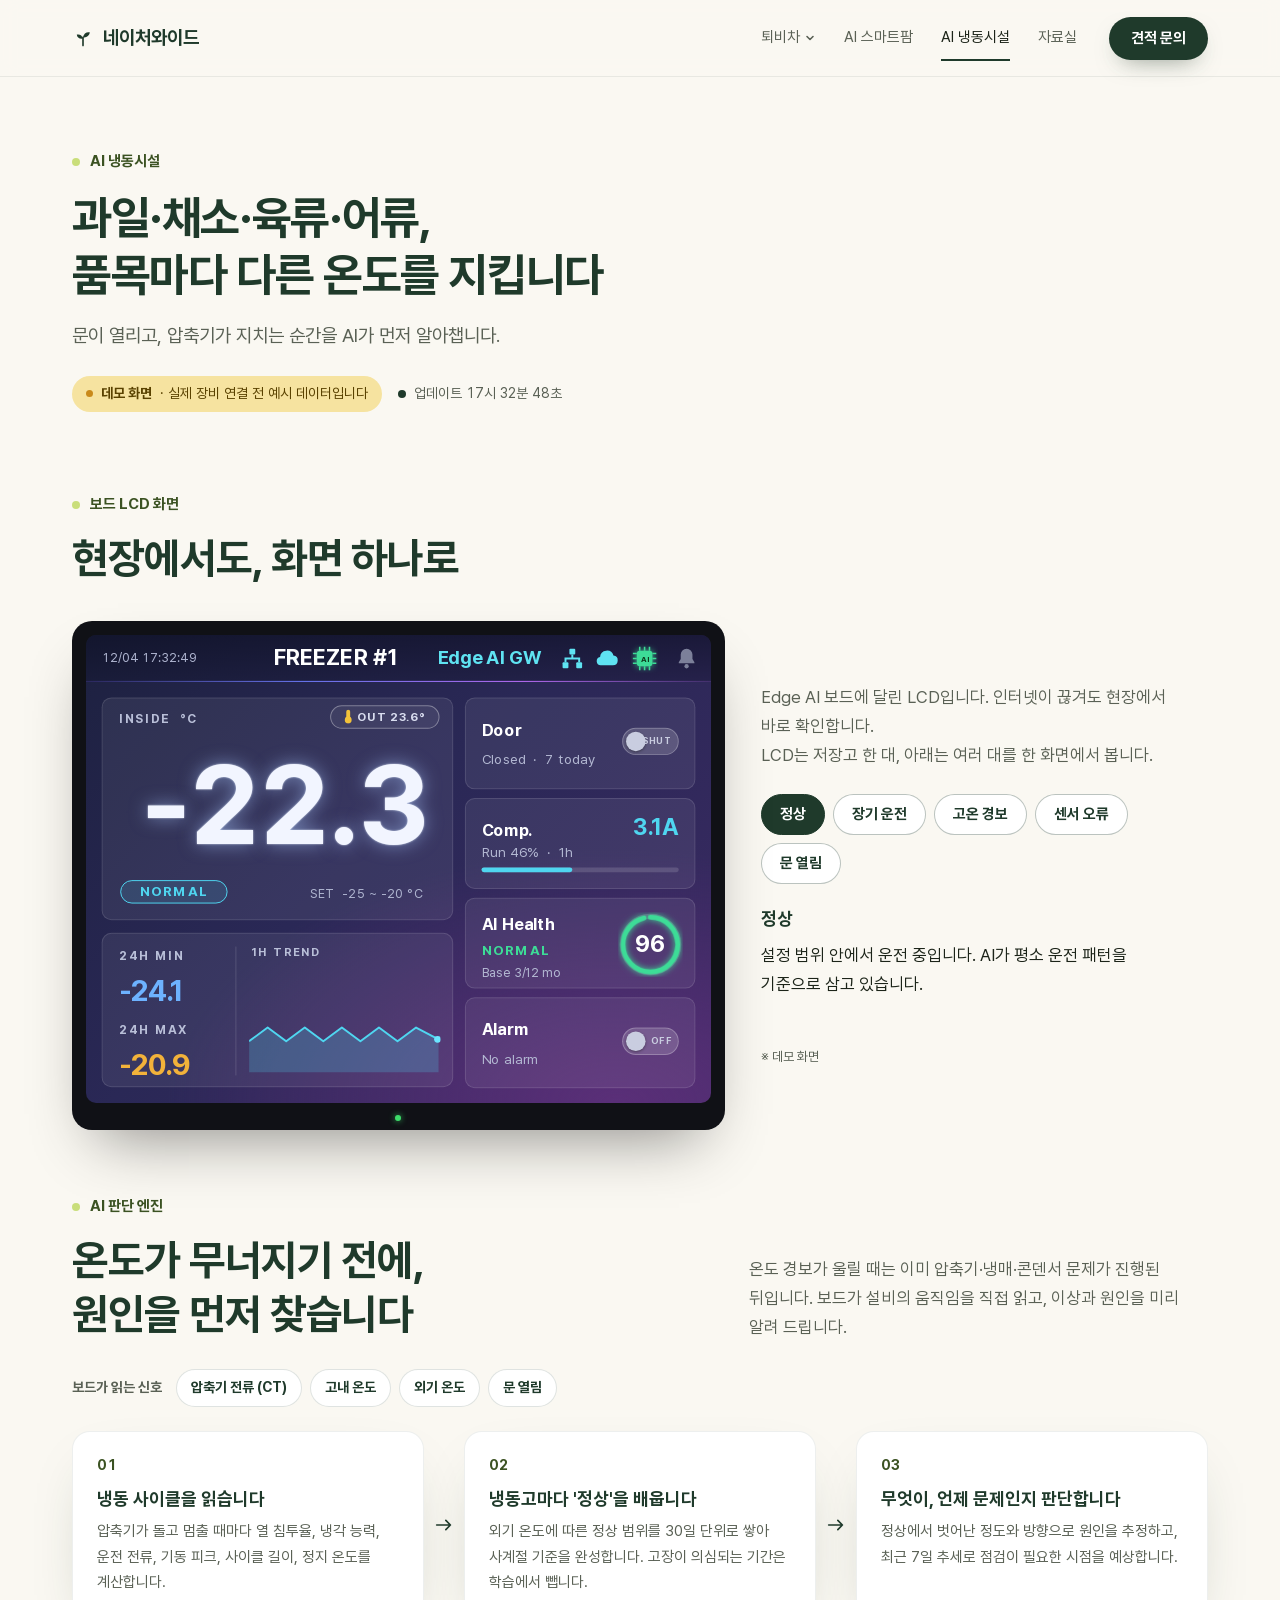
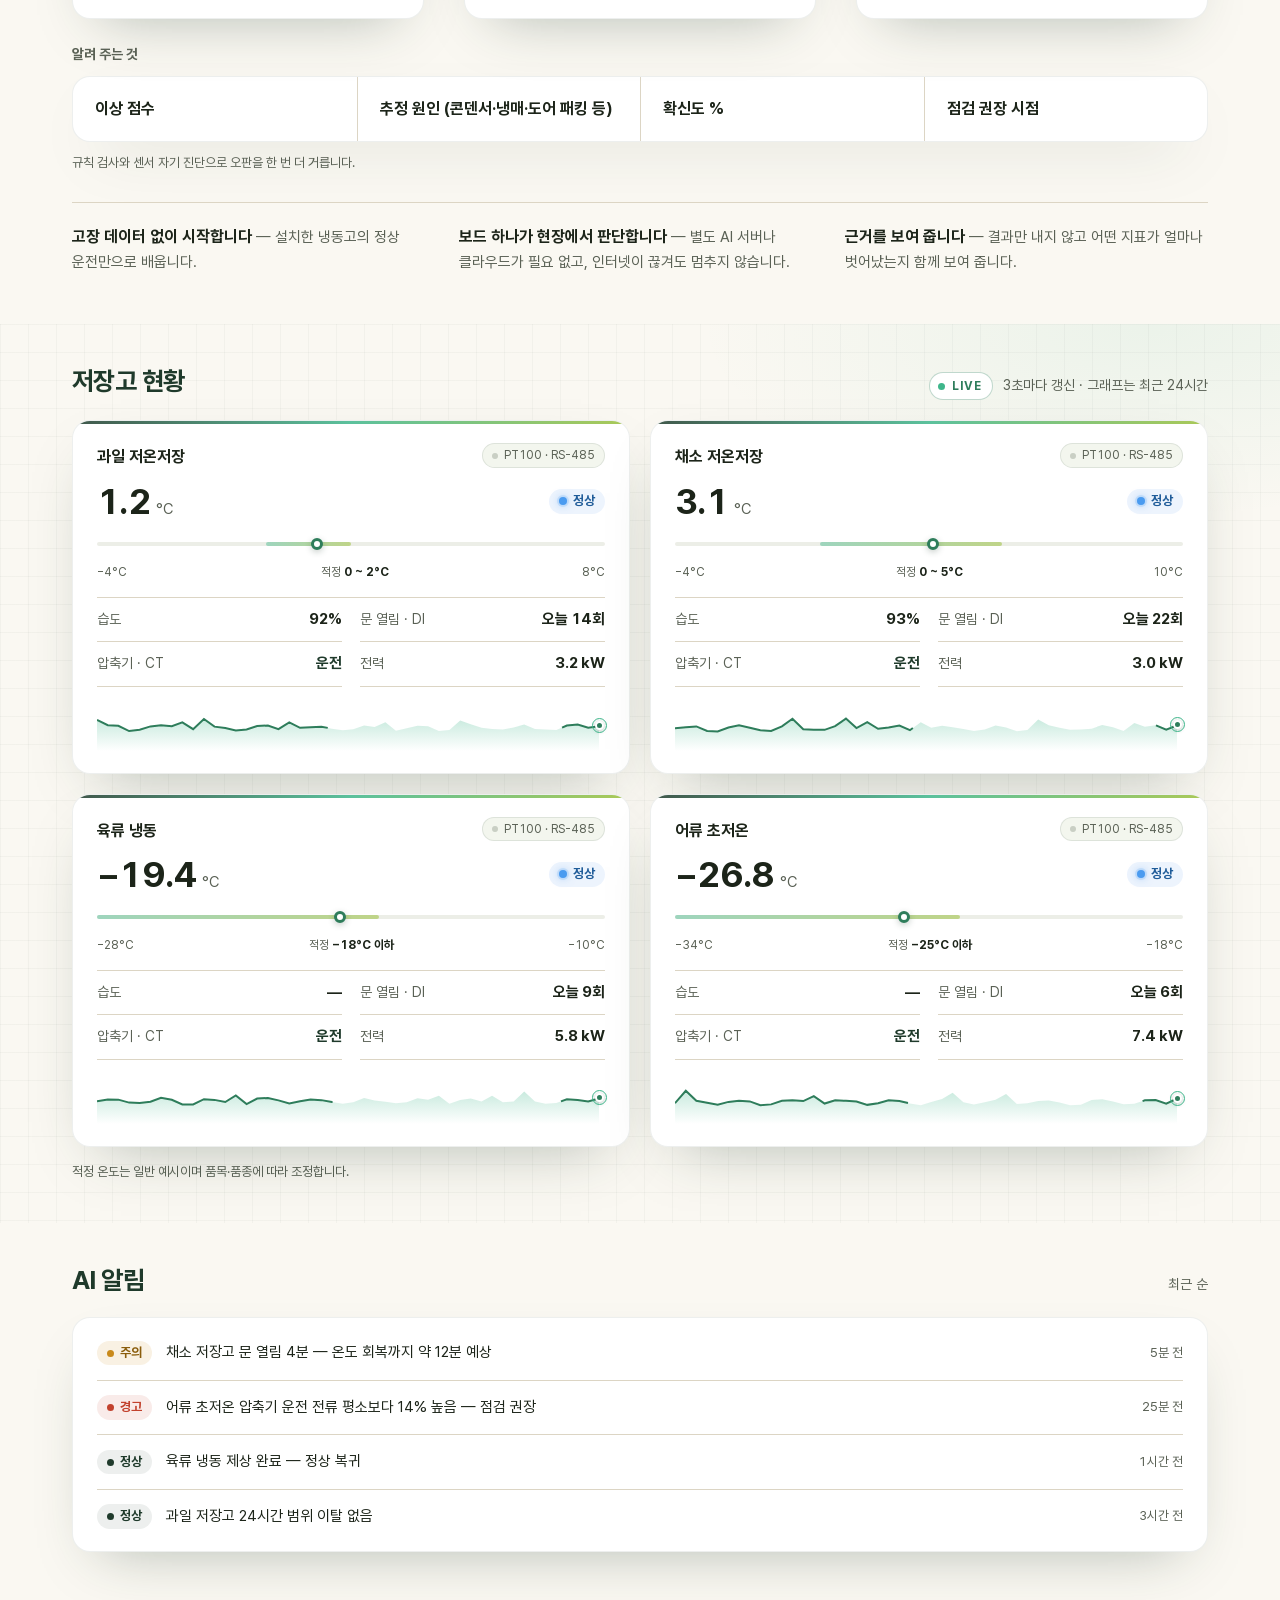
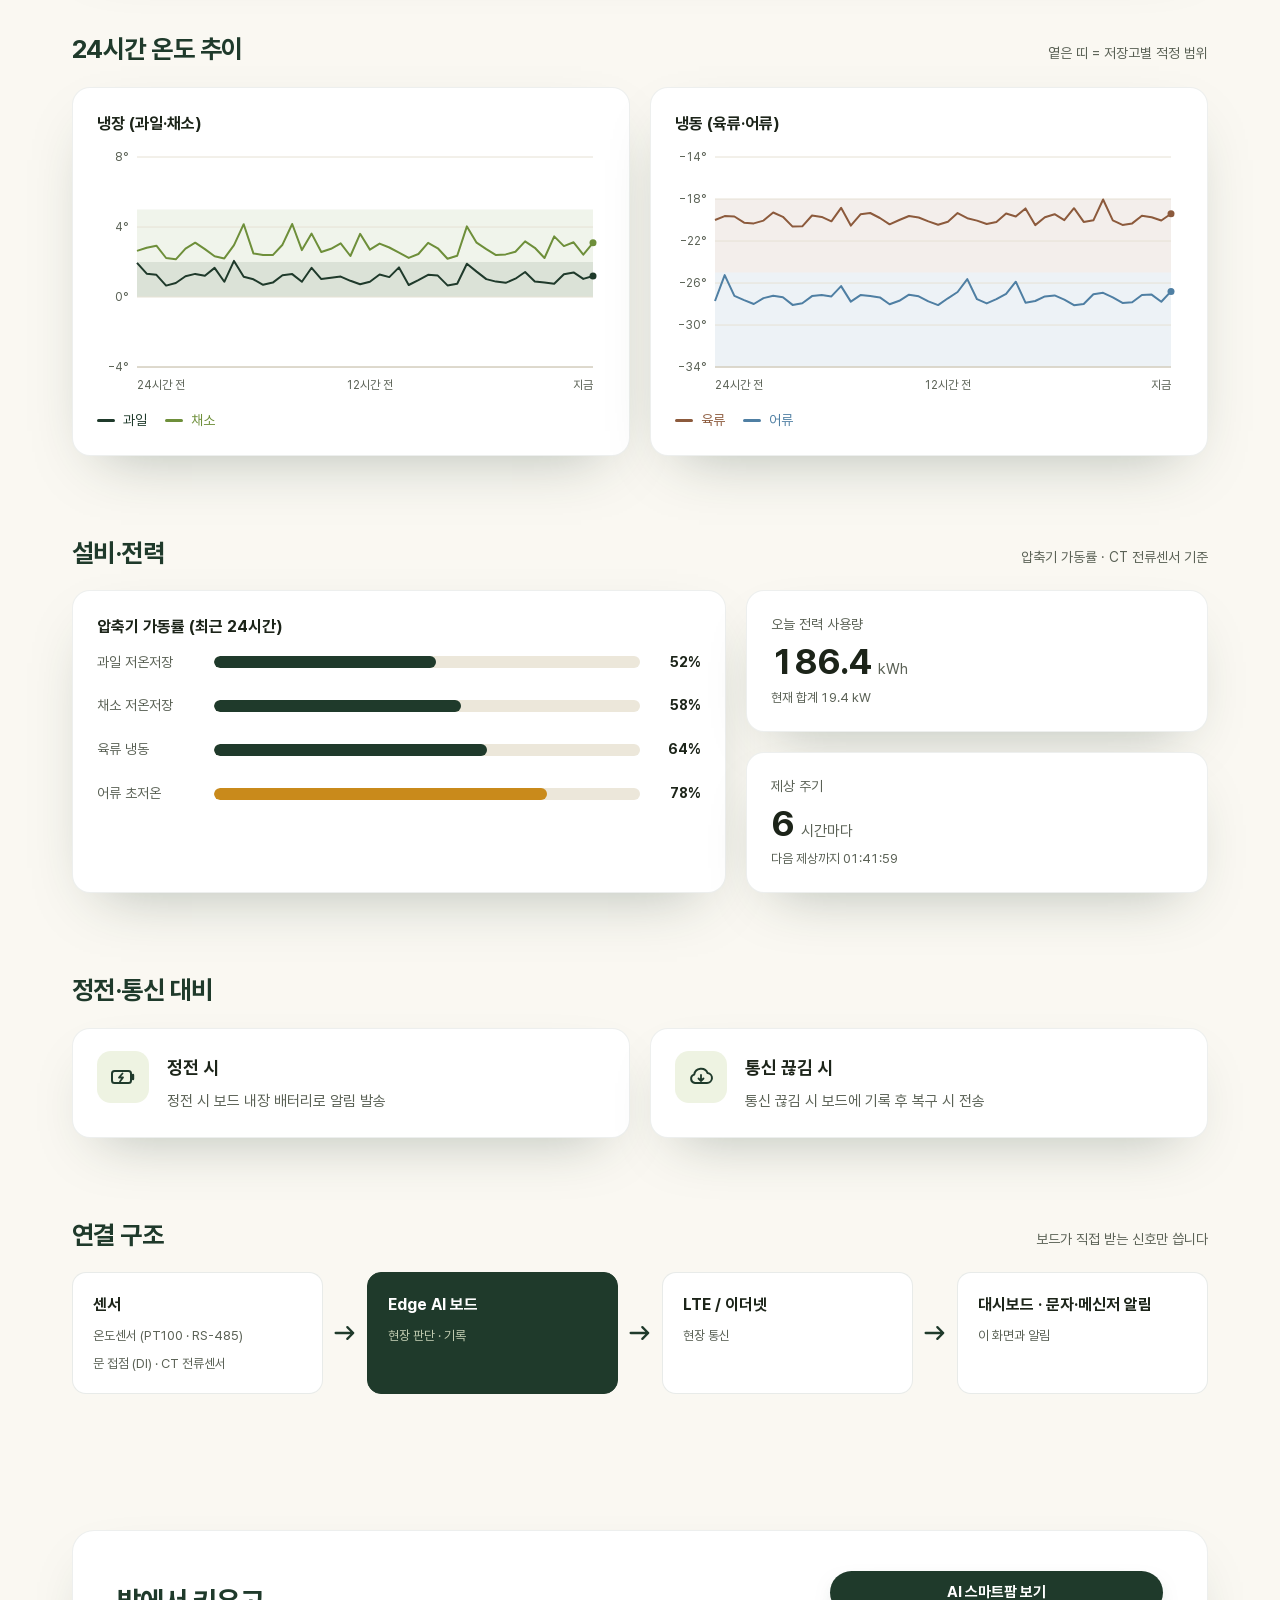
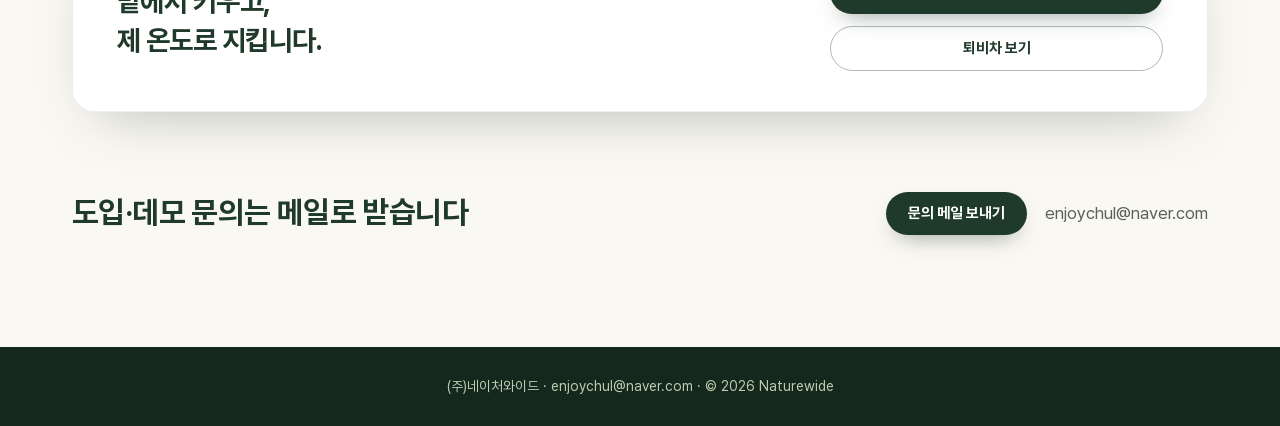
<file: coldchain/index.html>
<!DOCTYPE html>
<html lang="ko">
<head>
  <meta charset="UTF-8">
  <meta name="viewport" content="width=device-width, initial-scale=1, viewport-fit=cover">
  <title>AI 냉동시설 대시보드 데모 | 저장고 온도·전력 한 화면에 | 네이처와이드</title>
  <meta name="description" content="과일·채소·육류·어류 저장고마다 다른 적정 온도를 지킵니다. 문 열림, 압축기 상태, 전력을 한 화면에서 보는 AI 냉동시설 대시보드 예시 화면입니다.">
  <meta name="author" content="(주)네이처와이드">
  <meta name="theme-color" content="#FAF8F2">
  <link rel="canonical" href="https://naturewide.co.kr/coldchain/">
  <meta property="og:type" content="website">
  <meta property="og:locale" content="ko_KR">
  <meta property="og:site_name" content="네이처와이드">
  <meta property="og:url" content="https://naturewide.co.kr/coldchain/">
  <meta property="og:title" content="AI 냉동시설 — 품목마다 다른 온도를 지킵니다">
  <meta property="og:description" content="문이 열리고, 압축기가 지치는 순간을 AI가 먼저 알아챕니다.">
  <meta property="og:image" content="https://naturewide.co.kr/img/og-image.jpg">
  <meta property="og:image:width" content="1200">
  <meta property="og:image:height" content="630">
  <meta name="twitter:card" content="summary_large_image">
  <link rel="icon" href="data:image/svg+xml,%3Csvg xmlns='http://www.w3.org/2000/svg' viewBox='0 0 32 32'%3E%3Crect width='32' height='32' rx='7' fill='%231F3A2B'/%3E%3Cpath d='M16 27V15' stroke='%23C9DE7A' stroke-width='2.4' stroke-linecap='round'/%3E%3Cpath d='M16 17c-1-5-5-7-9-6 0 4 4 7 9 6zM16 15c1-5 5-8 10-7-1 5-5 8-10 7z' fill='%23C9DE7A'/%3E%3C/svg%3E">
  <link rel="preload" href="../fonts/Pretendard-Regular.subset.woff2" as="font" type="font/woff2" crossorigin>
  <link rel="preload" href="../fonts/Pretendard-Bold.subset.woff2" as="font" type="font/woff2" crossorigin>
  <link rel="stylesheet" href="../css/style.css?v=20261125a">
  <link rel="stylesheet" href="../css/dash.css?v=20261125a">
  <link rel="stylesheet" href="../css/dash-fx-cold.css?v=20261126a">
  <script>document.documentElement.classList.add('js')</script>
</head>
<body>
<a class="skip" href="#main">본문 바로가기</a>

<header class="top" id="top">
  <div class="c">
    <a class="logo" href="/" aria-label="네이처와이드 처음으로"><svg viewBox="0 0 32 32" aria-hidden="true"><path d="M16 27V15" stroke="currentColor" stroke-width="2.4" stroke-linecap="round"/><path d="M16 17c-1-5-5-7-9-6 0 4 4 7 9 6zM16 15c1-5 5-8 10-7-1 5-5 8-10 7z" fill="currentColor"/></svg><span translate="no">네이처와이드</span></a>
    <nav class="nav" id="site-nav" aria-label="주 메뉴">
      <div class="dd">
        <a class="nl dd-top" href="/" aria-haspopup="true" aria-expanded="false" aria-controls="dd-tea">퇴비차<svg class="chev" viewBox="0 0 12 12" aria-hidden="true"><path d="M3 4.5 6 7.5 9 4.5" fill="none" stroke="currentColor" stroke-width="1.6" stroke-linecap="round" stroke-linejoin="round"/></svg></a>
        <div class="dd-panel" id="dd-tea">
          <ul>
            <li><a href="/#how">퇴비차란</a></li>
            <li><a href="/#proof">도입 사례</a></li>
            <li><a href="/#turbo">터보믹스</a></li>
            <li><a href="/#booster">마이크로 부스터</a></li>
            <li><a href="/#steps">도입 절차</a></li>
          </ul>
        </div>
      </div>
      <a class="nl" href="/smartfarm/">AI 스마트팜</a>
      <a class="nl" href="/coldchain/" aria-current="page">AI 냉동시설</a>
      <a class="nl" href="/#docs">자료실</a>
    </nav>
    <div class="top-r">
      <a class="pill" href="/#contact">견적 문의</a>
      <button class="nav-toggle" type="button" aria-expanded="false" aria-controls="site-nav"><span class="sr">메뉴 열기</span><span class="bars" aria-hidden="true"></span></button>
    </div>
  </div>
</header>

<main id="main">

  <section class="page-head" aria-labelledby="page-title">
    <div class="c">
      <p class="lbl">AI 냉동시설</p>
      <h1 id="page-title">과일·채소·육류·어류,<br>품목마다 다른 온도를 지킵니다</h1>
      <p class="desc">문이 열리고, 압축기가 지치는 순간을 AI가 먼저 알아챕니다.</p>
      <div class="demo-row">
        <span class="demo-badge">데모 화면 <span>· 실제 장비 연결 전 예시 데이터입니다</span></span>
        <span class="live" id="live">업데이트 —</span>
      </div>
    </div>
  </section>

  <!-- 보드 LCD 화면 -->
  <section class="lcd-sec" aria-labelledby="lcd-title">
    <div class="c">
      <div class="head">
        <p class="lbl">보드 LCD 화면</p>
        <h2 id="lcd-title">현장에서도, 화면 하나로</h2>
      </div>
      <div class="lcd-row" id="lcd-box">
        <div class="bezel">
          <div class="lcd" role="img" data-l="lcd" aria-label="FREEZER #1 LCD 화면, 정상: 내부 −22.3°C, 문 닫힘, 압축기 3.1A, AI Health 96, 경보 없음">
            <div class="s" data-l="s" aria-hidden="true">
              <div class="lbar"></div>
              <span class="time" data-l="time">10/18 14:30:05</span>
              <span class="title" style="left:192px">FREEZER #1</span>
              <span class="gw">Edge AI GW</span>
              <svg class="ic" style="left:486px" viewBox="0 0 24 24" fill="#5fe3f2"><rect x="9" y="2" width="6" height="6" rx="1"/><rect x="2" y="16" width="6" height="6" rx="1"/><rect x="16" y="16" width="6" height="6" rx="1"/><path d="M12 8v4M5 16v-4h14v4" stroke="#5fe3f2" stroke-width="2" fill="none"/></svg>
              <svg class="ic" style="left:520px;width:26px" viewBox="0 0 26 24"><path d="M7 19h12.5a5 5 0 0 0 .6-9.96A7 7 0 0 0 6.4 10.5 4.3 4.3 0 0 0 7 19z" fill="#5fe3f2"/></svg>
              <svg class="ic" style="left:558px;top:9px;width:28px;height:30px" viewBox="0 0 28 30" data-l="chip">
                <g stroke="#41e07a" stroke-width="1.6"><path d="M9 3v4M14 3v4M19 3v4M9 23v4M14 23v4M19 23v4M2 10h4M2 15h4M2 20h4M22 10h4M22 15h4M22 20h4"/></g>
                <rect x="6" y="7" width="16" height="16" rx="3" fill="#2fd36a" style="filter:drop-shadow(0 0 4px #39e37a)"/>
                <text x="14" y="18.5" text-anchor="middle" font-size="8" font-weight="700" fill="#0d3a1c" font-family="Pretendard,sans-serif">AI</text>
              </svg>
              <svg class="ic" style="left:603px" viewBox="0 0 24 24" fill="#7c809a" data-l="bell"><path d="M12 2a6 6 0 0 0-6 6v4.5L4 16v1h16v-1l-2-3.5V8a6 6 0 0 0-6-6z"/><circle cx="12" cy="20" r="2.2"/></svg>

              <div class="lc" data-l="main" style="left:16px;top:64px;width:360px;height:228px">
                <span class="ll" style="left:17px;top:13px">INSIDE&nbsp;&nbsp;°C</span>
                <span class="lp out"><svg width="9" height="15" viewBox="0 0 9 15" style="vertical-align:-3px;margin-right:4px"><rect x="2.5" y="0.5" width="4" height="10" rx="2" fill="#f2c23a"/><circle cx="4.5" cy="11" r="3.5" fill="#f2c23a"/></svg>OUT 23.6°</span>
                <div class="big" data-l="big">-22.3</div>
                <svg class="err" data-l="err" width="190" height="70" viewBox="0 0 190 70"><g fill="#f59ab0" style="filter:drop-shadow(0 0 6px rgba(245,154,176,.6))"><rect x="0" y="16" width="38" height="13" rx="2"/><rect x="50" y="16" width="38" height="13" rx="2"/><circle cx="106" cy="40" r="9"/><rect x="126" y="16" width="38" height="13" rx="2"/></g></svg>
                <span class="lp norm" data-l="pill">NORMAL</span>
                <span class="set">SET&nbsp;&nbsp;-25 ~ -20 °C</span>
              </div>

              <div class="lc" style="left:16px;top:305px;width:360px;height:158px">
                <span class="ll" style="left:17px;top:15px">24H MIN</span>
                <span class="v" style="left:17px;top:40px;color:#6db2ff">-24.1</span>
                <span class="ll" style="left:17px;top:91px">24H MAX</span>
                <span class="v" data-l="max" style="left:17px;top:116px;color:#f2b23a">-20.9</span>
                <div style="position:absolute;left:136px;top:13px;width:1px;height:132px;background:rgba(255,255,255,.14)"></div>
                <span class="ll" style="left:152px;top:12px;font-size:11.5px">1H TREND</span>
                <svg style="position:absolute;left:150px;top:86px" width="196" height="56" viewBox="0 0 196 56">
                  <path data-l="tarea" d="M0 24 L19 10 L38 24 L57 10 L76 24 L95 10 L114 24 L133 10 L152 24 L171 10 L194 22 L194 56 L0 56Z" fill="rgba(79,214,240,.22)"/>
                  <path d="M0 24 L19 10 L38 24 L57 10 L76 24 L95 10 L114 24 L133 10 L152 24 L171 10 L194 22" fill="none" stroke="#4fd6f0" stroke-width="2" stroke-linejoin="round"/>
                  <circle data-l="tdot" cx="193" cy="22" r="3.5" fill="#6be6ff"/>
                </svg>
              </div>

              <div class="lc" data-l="c1" style="left:388px;top:64px;width:236px;height:94px">
                <span class="h">Door</span><span class="sub" data-l="s1" style="top:54px">Closed&nbsp;&nbsp;·&nbsp;&nbsp;7 today</span>
                <div class="tg" data-l="t1"><span>SHUT</span></div>
              </div>

              <div class="lc" data-l="c2" style="left:388px;top:167px;width:236px;height:93px">
                <span class="h">Comp.</span>
                <span data-l="amp" style="position:absolute;right:16px;top:14px;font-size:24px;font-weight:700;color:#4fd6f0">3.1A</span>
                <span class="sub" data-l="s2" style="top:46px">Run 46%&nbsp;&nbsp;·&nbsp;&nbsp;1h</span>
                <div style="position:absolute;left:16px;right:16px;top:70px;height:5px;border-radius:3px;background:rgba(255,255,255,.14)"><div data-l="cbar" style="width:46%;height:100%;border-radius:3px;background:#4fd6f0"></div></div>
              </div>

              <div class="lc" data-l="c3" style="left:388px;top:269px;width:236px;height:93px">
                <span class="h" style="top:16px">AI Health</span>
                <span data-l="ail" style="position:absolute;left:16px;top:45px;font-size:14px;font-weight:700;letter-spacing:1.6px;color:#3ddc97">NORMAL</span>
                <span class="sub" data-l="ais" style="top:68px;font-size:13px">Base 3/12 mo</span>
                <svg style="position:absolute;right:12px;top:14px" width="66" height="66" viewBox="0 0 66 66">
                  <circle cx="33" cy="33" r="29" fill="none" stroke="rgba(255,255,255,.16)" stroke-width="5"/>
                  <circle data-l="ring" cx="33" cy="33" r="28" fill="none" stroke="#3ddc97" stroke-width="5" stroke-linecap="round" stroke-dasharray="168.9 175.9" transform="rotate(-90 33 33)" style="filter:drop-shadow(0 0 3px rgba(61,220,151,.7))"/>
                  <text data-l="ain" x="33" y="41" text-anchor="middle" font-size="24" font-weight="700" fill="#fff" font-family="Pretendard,sans-serif">96</text>
                  <text data-l="ain2" x="33" y="46" text-anchor="middle" font-size="10" font-weight="700" fill="#4fd6f0" font-family="Pretendard,sans-serif"></text>
                </svg>
              </div>

              <div class="lc" data-l="c4" style="left:388px;top:371px;width:236px;height:93px">
                <span class="h">Alarm</span><span class="sub" data-l="s4" style="top:54px">No alarm</span>
                <div class="tg" data-l="t4"><span>OFF</span></div>
              </div>
            </div>
          </div>
        </div>
        <div class="lcd-side">
          <p class="lcd-intro">Edge AI 보드에 달린 LCD입니다. 인터넷이 끊겨도 현장에서 바로 확인합니다.<br>LCD는 저장고 한 대, 아래는 여러 대를 한 화면에서 봅니다.</p>
          <div class="sbtns" role="group" aria-label="LCD 상태 선택">
            <button type="button" class="sbtn" data-st="normal" aria-pressed="true">정상</button>
            <button type="button" class="sbtn" data-st="long" aria-pressed="false">장기 운전</button>
            <button type="button" class="sbtn" data-st="high" aria-pressed="false">고온 경보</button>
            <button type="button" class="sbtn" data-st="sensor" aria-pressed="false">센서 오류</button>
            <button type="button" class="sbtn" data-st="door" aria-pressed="false">문 열림</button>
          </div>
          <div class="lcd-now" aria-live="polite">
            <b data-l="name">정상</b>
            <p data-l="desc">설정 범위 안에서 운전 중입니다. AI가 평소 운전 패턴을 기준으로 삼고 있습니다.</p>
          </div>
          <p class="lcd-demo">※ 데모 화면</p>
        </div>
      </div>
    </div>
  </section>

  <!-- AI 판단 엔진 -->
  <section class="ai-sec" aria-labelledby="ai-title">
    <div class="c">
      <div class="head">
        <p class="lbl">AI 판단 엔진</p>
        <h2 id="ai-title">온도가 무너지기 전에, 원인을 먼저 찾습니다</h2>
        <p>온도 경보가 울릴 때는 이미 압축기·냉매·콘덴서 문제가 진행된 뒤입니다. 보드가 설비의 움직임을 직접 읽고, 이상과 원인을 미리 알려 드립니다.</p>
      </div>

      <div class="sigrow">
        <span class="k">보드가 읽는 신호</span>
        <ul>
          <li>압축기 전류 (CT)</li>
          <li>고내 온도</li>
          <li>외기 온도</li>
          <li>문 열림</li>
        </ul>
      </div>

      <ol class="steps-ai">
        <li class="panel"><span class="n">01</span><h3>냉동 사이클을 읽습니다</h3><p>압축기가 돌고 멈출 때마다 열 침투율, 냉각 능력, 운전 전류, 기동 피크, 사이클 길이, 정지 온도를 계산합니다.</p></li>
        <li class="sa" aria-hidden="true"><svg viewBox="0 0 24 24"><path d="M4 12h15M14 7l5 5-5 5" fill="none" stroke="currentColor" stroke-width="1.8" stroke-linecap="round" stroke-linejoin="round"/></svg></li>
        <li class="panel"><span class="n">02</span><h3>냉동고마다 '정상'을 배웁니다</h3><p>외기 온도에 따른 정상 범위를 30일 단위로 쌓아 사계절 기준을 완성합니다. 고장이 의심되는 기간은 학습에서 뺍니다.</p></li>
        <li class="sa" aria-hidden="true"><svg viewBox="0 0 24 24"><path d="M4 12h15M14 7l5 5-5 5" fill="none" stroke="currentColor" stroke-width="1.8" stroke-linecap="round" stroke-linejoin="round"/></svg></li>
        <li class="panel"><span class="n">03</span><h3>무엇이, 언제 문제인지 판단합니다</h3><p>정상에서 벗어난 정도와 방향으로 원인을 추정하고, 최근 7일 추세로 점검이 필요한 시점을 예상합니다.</p></li>
      </ol>

      <div class="outs-wrap">
        <p class="k">알려 주는 것</p>
        <ul class="outs">
          <li>이상 점수</li>
          <li>추정 원인 (콘덴서·냉매·도어 패킹 등)</li>
          <li>확신도 %</li>
          <li>점검 권장 시점</li>
        </ul>
        <p class="outs-note">규칙 검사와 센서 자기 진단으로 오판을 한 번 더 거릅니다.</p>
      </div>

      <ul class="diff">
        <li><b>고장 데이터 없이 시작합니다</b> — 설치한 냉동고의 정상 운전만으로 배웁니다.</li>
        <li><b>보드 하나가 현장에서 판단합니다</b> — 별도 AI 서버나 클라우드가 필요 없고, 인터넷이 끊겨도 멈추지 않습니다.</li>
        <li><b>근거를 보여 줍니다</b> — 결과만 내지 않고 어떤 지표가 얼마나 벗어났는지 함께 보여 줍니다.</li>
      </ul>
    </div>
  </section>

  <!-- ① 저장고 4칸 -->
  <section class="dsec store-fx" aria-labelledby="store-title">
    <div class="c">
      <div class="dh"><h2 id="store-title">저장고 현황</h2><p>3초마다 갱신 · 그래프는 최근 24시간</p></div>
      <div class="g2d stores">
        <article class="panel store" data-s="fruit">
          <div class="m-top"><h3 class="m-name">과일 저온저장</h3><span class="sig">PT100 · RS-485</span></div>
          <div class="store-main"><p class="m-val"><b data-v>1.2</b><small>°C</small></p><span class="st s0" data-st>정상</span></div>
          <div class="rng" aria-hidden="true"><span class="rng-ok" style="left:33.3%;width:16.7%"></span><span class="rng-dot" data-dot style="left:43.3%"></span></div>
          <div class="rng-lbl"><span>−4°C</span><span>적정 <b>0 ~ 2°C</b></span><span>8°C</span></div>
          <ul class="kv4">
            <li><span>습도</span><b data-h>92%</b></li>
            <li><span>문 열림 · DI</span><b data-d>오늘 14회</b></li>
            <li><span>압축기 · CT</span><b data-c class="on">운전</b></li>
            <li><span>전력</span><b data-p>3.2 kW</b></li>
          </ul>
          <svg class="spark" viewBox="0 0 200 44" preserveAspectRatio="none" aria-hidden="true"><path class="a"/><path class="l"/></svg>
        </article>
        <article class="panel store" data-s="veg">
          <div class="m-top"><h3 class="m-name">채소 저온저장</h3><span class="sig">PT100 · RS-485</span></div>
          <div class="store-main"><p class="m-val"><b data-v>3.1</b><small>°C</small></p><span class="st s0" data-st>정상</span></div>
          <div class="rng" aria-hidden="true"><span class="rng-ok" style="left:28.6%;width:35.7%"></span><span class="rng-dot" data-dot style="left:50.7%"></span></div>
          <div class="rng-lbl"><span>−4°C</span><span>적정 <b>0 ~ 5°C</b></span><span>10°C</span></div>
          <ul class="kv4">
            <li><span>습도</span><b data-h>93%</b></li>
            <li><span>문 열림 · DI</span><b data-d>오늘 22회</b></li>
            <li><span>압축기 · CT</span><b data-c class="on">운전</b></li>
            <li><span>전력</span><b data-p>3.0 kW</b></li>
          </ul>
          <svg class="spark" viewBox="0 0 200 44" preserveAspectRatio="none" aria-hidden="true"><path class="a"/><path class="l"/></svg>
        </article>
        <article class="panel store" data-s="meat">
          <div class="m-top"><h3 class="m-name">육류 냉동</h3><span class="sig">PT100 · RS-485</span></div>
          <div class="store-main"><p class="m-val"><b data-v>−19.4</b><small>°C</small></p><span class="st s0" data-st>정상</span></div>
          <div class="rng" aria-hidden="true"><span class="rng-ok" style="left:0.0%;width:55.6%"></span><span class="rng-dot" data-dot style="left:47.8%"></span></div>
          <div class="rng-lbl"><span>−28°C</span><span>적정 <b>−18°C 이하</b></span><span>−10°C</span></div>
          <ul class="kv4">
            <li><span>습도</span><b data-h>—</b></li>
            <li><span>문 열림 · DI</span><b data-d>오늘 9회</b></li>
            <li><span>압축기 · CT</span><b data-c class="on">운전</b></li>
            <li><span>전력</span><b data-p>5.8 kW</b></li>
          </ul>
          <svg class="spark" viewBox="0 0 200 44" preserveAspectRatio="none" aria-hidden="true"><path class="a"/><path class="l"/></svg>
        </article>
        <article class="panel store" data-s="fish">
          <div class="m-top"><h3 class="m-name">어류 초저온</h3><span class="sig">PT100 · RS-485</span></div>
          <div class="store-main"><p class="m-val"><b data-v>−26.8</b><small>°C</small></p><span class="st s0" data-st>정상</span></div>
          <div class="rng" aria-hidden="true"><span class="rng-ok" style="left:0.0%;width:56.2%"></span><span class="rng-dot" data-dot style="left:45.0%"></span></div>
          <div class="rng-lbl"><span>−34°C</span><span>적정 <b>−25°C 이하</b></span><span>−18°C</span></div>
          <ul class="kv4">
            <li><span>습도</span><b data-h>—</b></li>
            <li><span>문 열림 · DI</span><b data-d>오늘 6회</b></li>
            <li><span>압축기 · CT</span><b data-c class="on">운전</b></li>
            <li><span>전력</span><b data-p>7.4 kW</b></li>
          </ul>
          <svg class="spark" viewBox="0 0 200 44" preserveAspectRatio="none" aria-hidden="true"><path class="a"/><path class="l"/></svg>
        </article>
      </div>
      <p class="note-s">적정 온도는 일반 예시이며 품목·품종에 따라 조정합니다.</p>
    </div>
  </section>

  <!-- ② AI 알림 -->
  <section class="dsec" aria-labelledby="alert-title">
    <div class="c">
      <div class="dh"><h2 id="alert-title">AI 알림</h2><p>최근 순</p></div>
      <div class="panel">
        <ul class="alerts">
          <li><span class="st s1">주의</span><p>채소 저장고 문 열림 4분 — 온도 회복까지 약 12분 예상</p><span class="ago">5분 전</span></li>
          <li><span class="st s2">경고</span><p>어류 초저온 압축기 운전 전류 평소보다 14% 높음 — 점검 권장</p><span class="ago">25분 전</span></li>
          <li><span class="st s0">정상</span><p>육류 냉동 제상 완료 — 정상 복귀</p><span class="ago">1시간 전</span></li>
          <li><span class="st s0">정상</span><p>과일 저장고 24시간 범위 이탈 없음</p><span class="ago">3시간 전</span></li>
        </ul>
      </div>
    </div>
  </section>

  <!-- ③ 24시간 온도 추이 -->
  <section class="dsec" aria-labelledby="trend-title">
    <div class="c">
      <div class="dh"><h2 id="trend-title">24시간 온도 추이</h2><p>옅은 띠 = 저장고별 적정 범위</p></div>
      <div class="g2d">
        <div class="panel">
          <h3 class="m-name">냉장 (과일·채소)</h3>
          <svg class="chart" id="trend-cold" role="img" aria-label="최근 24시간 과일·채소 저장고 온도 변화와 적정 범위 그래프"></svg>
          <div class="legend"><span style="color:#1F3A2B"><i></i>과일</span><span style="color:#6E8F3A"><i></i>채소</span></div>
        </div>
        <div class="panel">
          <h3 class="m-name">냉동 (육류·어류)</h3>
          <svg class="chart" id="trend-frz" role="img" aria-label="최근 24시간 육류·어류 저장고 온도 변화와 적정 범위 그래프"></svg>
          <div class="legend"><span style="color:#8C5A3C"><i></i>육류</span><span style="color:#4F7FA3"><i></i>어류</span></div>
        </div>
      </div>
    </div>
  </section>

  <!-- ④ 설비·전력 -->
  <section class="dsec" aria-labelledby="power-title">
    <div class="c">
      <div class="dh"><h2 id="power-title">설비·전력</h2><p>압축기 가동률 · CT 전류센서 기준</p></div>
      <div class="power">
        <div class="panel cbars">
          <h3 class="m-name">압축기 가동률 (최근 24시간)</h3>
          <div class="ub" data-u="fruit"><span>과일 저온저장</span><span class="track"><i style="width:52%"></i></span><b>52%</b></div>
          <div class="ub" data-u="veg"><span>채소 저온저장</span><span class="track"><i style="width:58%"></i></span><b>58%</b></div>
          <div class="ub" data-u="meat"><span>육류 냉동</span><span class="track"><i style="width:64%"></i></span><b>64%</b></div>
          <div class="ub" data-u="fish"><span>어류 초저온</span><span class="track"><i class="s1" style="width:78%"></i></span><b>78%</b></div>
        </div>
        <div class="kpis">
          <div class="panel kpi"><p class="k">오늘 전력 사용량</p><p class="m-val"><b data-kwh>186.4</b><small>kWh</small></p><p class="sub">현재 합계 <span data-kw>19.4</span> kW</p></div>
          <div class="panel kpi"><p class="k">제상 주기</p><p class="m-val"><b>6</b><small>시간마다</small></p><p class="sub">다음 제상까지 <span data-def>01:42:00</span></p></div>
        </div>
      </div>
    </div>
  </section>

  <!-- ⑤ 정전·통신 대비 -->
  <section class="dsec" aria-labelledby="backup-title">
    <div class="c">
      <div class="dh"><h2 id="backup-title">정전·통신 대비</h2></div>
      <div class="g2d">
        <div class="panel ic-card"><span class="ic" aria-hidden="true"><svg viewBox="0 0 28 28"><rect x="3" y="8" width="19" height="12" rx="2.5" fill="none" stroke="currentColor" stroke-width="2"/><path d="M24 12v4" stroke="currentColor" stroke-width="2.4" stroke-linecap="round"/><path d="M13.5 10.5 10 14.5h4l-3 4" fill="none" stroke="currentColor" stroke-width="1.8" stroke-linecap="round" stroke-linejoin="round"/></svg></span><div><h3>정전 시</h3><p>정전 시 보드 내장 배터리로 알림 발송</p></div></div>
        <div class="panel ic-card"><span class="ic" aria-hidden="true"><svg viewBox="0 0 28 28"><path d="M8 20h12a5 5 0 0 0 .6-9.96A7 7 0 0 0 7.2 11.6 4.3 4.3 0 0 0 8 20z" fill="none" stroke="currentColor" stroke-width="2" stroke-linejoin="round"/><path d="M14 12v6M11.5 15.5 14 18l2.5-2.5" fill="none" stroke="currentColor" stroke-width="1.8" stroke-linecap="round" stroke-linejoin="round"/></svg></span><div><h3>통신 끊김 시</h3><p>통신 끊김 시 보드에 기록 후 복구 시 전송</p></div></div>
      </div>
    </div>
  </section>

  <!-- ⑥ 연결 구조 -->
  <section class="dsec" aria-labelledby="link-title">
    <div class="c">
      <div class="dh"><h2 id="link-title">연결 구조</h2><p>보드가 직접 받는 신호만 씁니다</p></div>
      <div class="flow-d">
        <div class="fn"><b>센서</b><span>온도센서 (PT100 · RS-485)</span><span>문 접점 (DI) · CT 전류센서</span></div>
        <div class="fa" aria-hidden="true"><svg viewBox="0 0 24 24"><path d="M4 12h15M14 7l5 5-5 5" fill="none" stroke="currentColor" stroke-width="2" stroke-linecap="round" stroke-linejoin="round"/></svg></div>
        <div class="fn core"><b>Edge AI 보드</b><span>현장 판단 · 기록</span></div>
        <div class="fa" aria-hidden="true"><svg viewBox="0 0 24 24"><path d="M4 12h15M14 7l5 5-5 5" fill="none" stroke="currentColor" stroke-width="2" stroke-linecap="round" stroke-linejoin="round"/></svg></div>
        <div class="fn"><b>LTE / 이더넷</b><span>현장 통신</span></div>
        <div class="fa" aria-hidden="true"><svg viewBox="0 0 24 24"><path d="M4 12h15M14 7l5 5-5 5" fill="none" stroke="currentColor" stroke-width="2" stroke-linecap="round" stroke-linejoin="round"/></svg></div>
        <div class="fn"><b>대시보드 · 문자·메신저 알림</b><span>이 화면과 알림</span></div>
      </div>
    </div>
  </section>

  <!-- ⑦ 다리 띠 -->
  <section class="dsec" aria-label="다른 페이지">
    <div class="c">
      <div class="bridge solo">
        <div class="bridge-tx"><h2>밭에서 키우고,<br>제 온도로 지킵니다.</h2></div>
        <div class="bridge-btns">
          <a class="pill" href="/smartfarm/">AI 스마트팜 보기</a>
          <a class="btn-line" href="/">퇴비차 보기</a>
        </div>
      </div>
    </div>
  </section>

  <!-- ⑧ 문의 -->
  <section class="dsec" aria-labelledby="ask-title">
    <div class="c">
      <div class="ask">
        <h2 id="ask-title">도입·데모 문의는 메일로 받습니다</h2>
        <div class="r">
          <a class="pill" href="mailto:enjoychul@naver.com?subject=%5BAI%20%EB%83%89%EB%8F%99%EC%8B%9C%EC%84%A4%20%EB%AC%B8%EC%9D%98%5D">문의 메일 보내기</a>
          <span class="mail">enjoychul@naver.com</span>
        </div>
      </div>
    </div>
  </section>

</main>

<footer class="site-footer">
  <div class="c">
    <p><span>(주)네이처와이드</span> · <a href="mailto:enjoychul@naver.com">enjoychul@naver.com</a> · <span>© 2026 <span translate="no">Naturewide</span></span></p>
  </div>
</footer>

<script src="../js/site.js?v=20261124c"></script>
<script src="../js/dash-coldchain.js?v=20261124c"></script>
<script src="../js/dash-fx-cold.js?v=20261126a"></script>
</body>
</html>
</file>
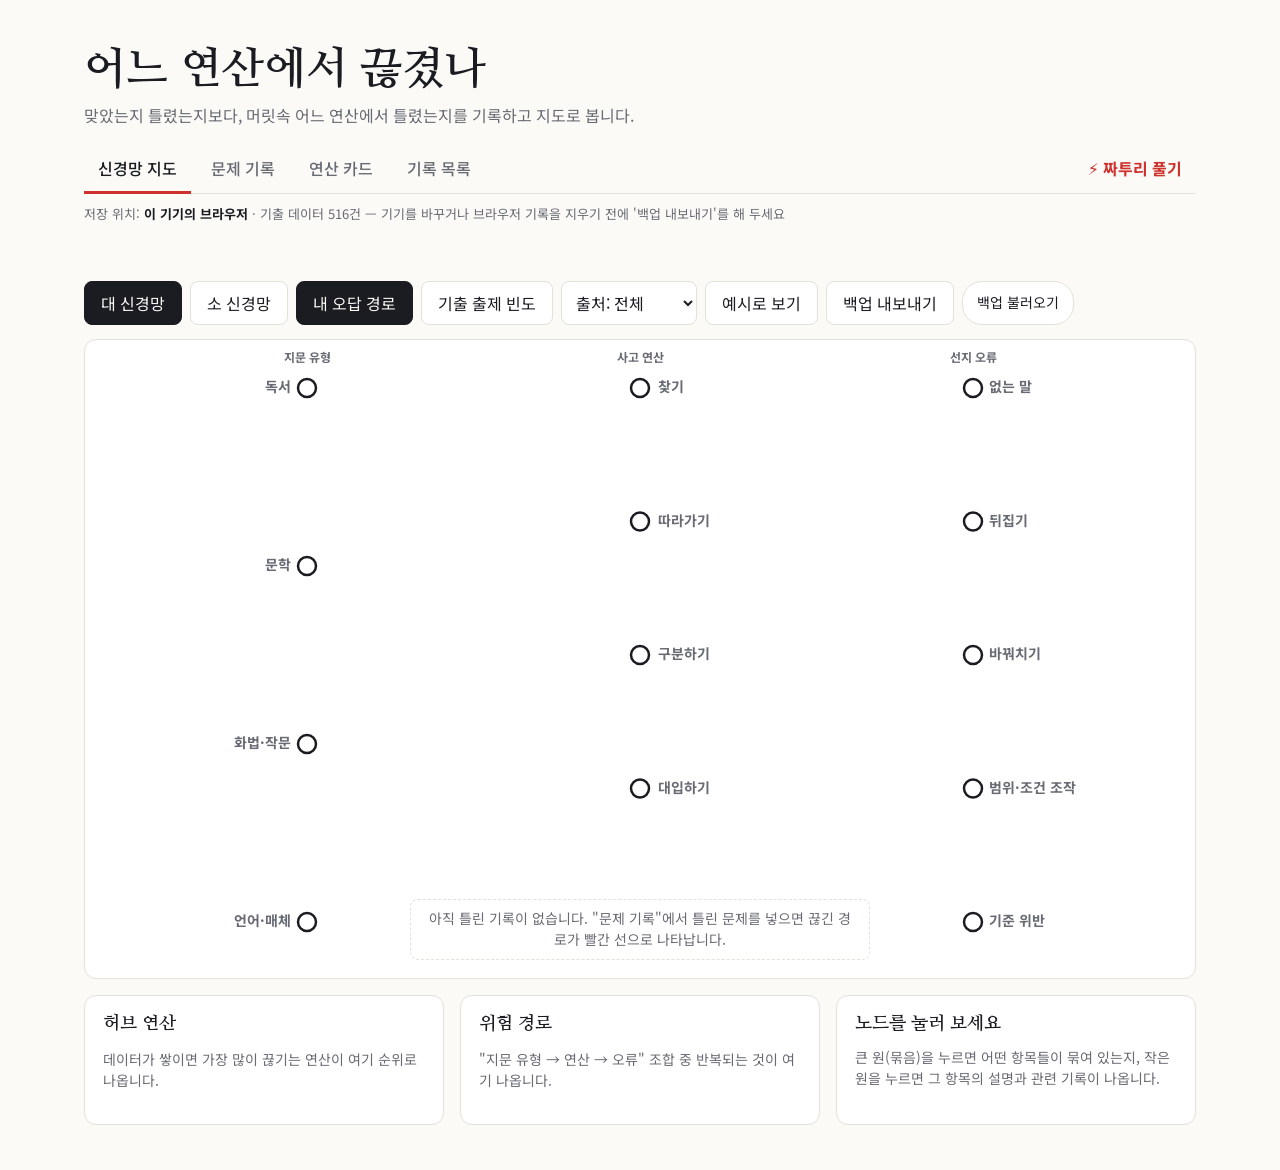
<file: everrich/index.html>
<!DOCTYPE html>
<html lang="ko">
<head>
<meta charset="utf-8">
<meta name="viewport" content="width=device-width,initial-scale=1">
<meta name="robots" content="noindex,nofollow,noarchive">
<title>국어 연산 디버거</title>
<link rel="preconnect" href="https://fonts.googleapis.com">
<link href="https://fonts.googleapis.com/css2?family=Nanum+Myeongjo:wght@700;800&family=Noto+Sans+KR:wght@400;500;700&display=swap" rel="stylesheet">
<style>
/* VOICE: 채점하는 책상 — 차분하고 정확하게, 맞고 틀림보다 '어디서 끊겼나'
   IDEA: 빨간펜으로 채점한 시험지 위에 그린 회로도
   PICTURE: 3층 연산 신경망 — 지문유형 → 사고연산 → 선지오류, 틀린 경로가 굵은 빨간 선
   COLOUR and TYPE: 종이 흰색 · 먹색 · 채점 빨강 · 파랑 잉크 / 나눔명조 제목 + Noto Sans KR
   LAYOUT: 상단 탭, 지도 크게, 아래 허브·위험경로·선택 노드 패널 */
:root{color-scheme:light dark;--bg:light-dark(#fbfaf7,#121417);--card:light-dark(#fff,#1a1d22);--ink:light-dark(#1a1c21,#ebe9e3);--mute:light-dark(#686b73,#9c9ea5);--line:light-dark(#e4e1d9,#2b2e35);--red:light-dark(#cf322d,#ff6d60);--redbg:light-dark(#fdecea,#3a1d1c);--blue:light-dark(#2449a6,#86a4ff);--bluebg:light-dark(#e9eefb,#1b2440)}
:root[data-theme=light]{color-scheme:light}:root[data-theme=dark]{color-scheme:dark}
*{box-sizing:border-box;min-width:0}
body{margin:0;background:var(--bg);color:var(--ink);font:16px/1.55 "Noto Sans KR",system-ui,sans-serif;overflow-x:clip}
h1,h2,h3{font-family:"Nanum Myeongjo",serif;line-height:1.15;text-wrap:balance;margin:0}
h1{font-size:clamp(28px,4.2vw,44px)}h2{font-size:24px}h3{font-size:18px}
.band{padding:clamp(20px,3.5vw,48px) max(5vw,16px);max-width:1240px;margin:0 auto}
header.band{padding-bottom:8px}
.sub{color:var(--mute);margin:8px 0 0}
nav{display:flex;flex-wrap:wrap;gap:6px;margin-top:18px;border-bottom:1px solid var(--line)}
nav a{padding:10px 14px;text-decoration:none;color:var(--mute);font-weight:500;border-bottom:3px solid transparent;margin-bottom:-1px;min-height:44px}
nav a.on{color:var(--ink);border-color:var(--red)}
.status{font-size:13px;color:var(--mute);margin-top:10px}
.status b{color:var(--ink)}
.bar{display:flex;flex-wrap:wrap;gap:8px;align-items:center;margin:4px 0 14px}
button,select,input,textarea{font:inherit;font-size:16px;color:var(--ink)}
button{min-height:44px;padding:0 16px;border-radius:8px;border:1px solid var(--line);background:var(--card);cursor:pointer}
button:focus-visible,select:focus-visible,input:focus-visible,textarea:focus-visible,a:focus-visible{outline:3px solid var(--blue);outline-offset:2px}
button.on{background:var(--ink);color:var(--bg);border-color:var(--ink)}
button.pri{background:var(--red);color:#fff;border-color:var(--red);font-weight:700}
select,input,textarea{min-height:44px;padding:8px 10px;border-radius:8px;border:1px solid var(--line);background:var(--card);width:100%}
.fig{position:relative;min-height:640px;background:var(--card);border:1px solid var(--line);border-radius:12px}
.fig>svg{position:absolute;inset:0;width:100%;height:100%}
.empty{position:absolute;left:50%;bottom:18px;transform:translateX(-50%);background:var(--card);border:1px dashed var(--line);border-radius:8px;padding:8px 14px;font-size:14px;color:var(--mute);text-align:center;width:min(92%,460px)}
.edge{fill:none}.edge.r{stroke:var(--red)}.edge.b{stroke:var(--blue)}
.nd{stroke:var(--ink);stroke-width:1.5;fill:var(--card);cursor:pointer}.nd.hot{fill:var(--red);stroke:var(--red)}.nd.hotb{fill:var(--blue);stroke:var(--blue)}.nd.sel{stroke-width:4}.nd.grp{stroke-width:2.5}
.cg{display:flex;flex-wrap:wrap;gap:6px;align-items:center;width:100%;padding:4px 0;border-top:1px dashed var(--line)}.cg:first-child{border-top:0}.cgl{font-size:13px;font-weight:700;color:var(--mute);width:6.5em;flex:none}
.lb{font-size:13px;fill:var(--ink);pointer-events:none}.lb.m{fill:var(--mute)}.pill{fill:var(--card);opacity:.92}
.layer{font-size:12px;fill:var(--mute);font-weight:700}
.grid3{display:grid;grid-template-columns:repeat(3,minmax(0,1fr));gap:16px;margin-top:16px}
.card{background:var(--card);border:1px solid var(--line);border-radius:12px;padding:18px}
.card h3{margin-bottom:12px}
.row{display:grid;grid-template-columns:7.5em minmax(0,1fr) 3.5em;gap:8px;align-items:center;font-size:14px;margin:7px 0}
.track{height:12px;background:var(--line);border-radius:6px;overflow:hidden}.fill{height:100%;background:var(--red)}
.num{text-align:right;font-variant-numeric:tabular-nums;white-space:nowrap}
.path{font-size:14px;padding:8px 0;border-top:1px solid var(--line);display:flex;justify-content:space-between;gap:8px}
.path:first-of-type{border-top:0}
.muted{color:var(--mute);font-size:14px}
.chips{display:flex;flex-wrap:wrap;gap:6px}
.chip{min-height:40px;padding:0 12px;font-size:14px;border-radius:20px}
.chip.on{background:var(--red);color:#fff;border-color:var(--red)}
.chip.blue.on{background:var(--blue);border-color:var(--blue)}
.form{display:grid;gap:18px;max-width:760px}
.form label{display:block;font-weight:700;margin-bottom:8px}
.two{display:grid;grid-template-columns:repeat(2,minmax(0,1fr));gap:12px}
.hint{font-weight:400;color:var(--mute);font-size:13px;margin-left:6px}
.ok{color:var(--blue);font-weight:700}.ng{color:var(--red);font-weight:700}
table{width:100%;border-collapse:collapse;font-size:14px;background:var(--card)}
th,td{text-align:left;padding:10px 8px;border-bottom:1px solid var(--line);vertical-align:top}
th{color:var(--mute);font-weight:500}
.ops{display:grid;grid-template-columns:repeat(auto-fill,minmax(260px,1fr));gap:14px}
.op .code{font-size:13px;color:var(--red);font-weight:700}
.op p{margin:6px 0;font-size:15px}.op .q{background:var(--redbg);border-radius:8px;padding:8px 10px;font-size:14px}
.toast{position:fixed;left:50%;bottom:20px;transform:translateX(-50%);background:var(--ink);color:var(--bg);padding:10px 18px;border-radius:8px;font-size:14px;opacity:0;transition:opacity .2s;pointer-events:none}
.toast.show{opacity:1}
.demo{background:var(--bluebg);color:var(--blue);border-radius:8px;padding:8px 12px;font-size:14px;margin-bottom:10px}
[hidden]{display:none!important}
@media(prefers-reduced-motion:reduce){.toast{transition:none}}
@media(max-width:860px){.grid3{grid-template-columns:minmax(0,1fr)}}
@media(max-width:600px){.two{grid-template-columns:minmax(0,1fr)}.fig{min-height:600px}table{font-size:13px}.stack thead{display:none}.stack tr{display:grid;padding-block:10px;border-bottom:1px solid var(--line)}.stack td{display:flow-root;border:0;padding:3px 0;padding-inline-start:6em;text-align:start}.stack td::before{content:attr(data-l);float:inline-start;width:5.5em;margin-inline-start:-6em;color:var(--mute)}.stack td:empty{display:none}}
</style>
<script>new MutationObserver(()=>{for(const c of document.querySelectorAll('.stack td:not([data-l])')){let i=0,p=c;while(p=p.previousElementSibling)i+=p.colSpan;c.dataset.l=c.closest('table').rows[0].cells[i]?.textContent||''}}).observe(document,{childList:true,subtree:true})</script>
</head>
<body>
<header class="band">
  <h1>어느 연산에서 끊겼나</h1>
  <p class="sub">맞았는지 틀렸는지보다, 머릿속 어느 연산에서 틀렸는지를 기록하고 지도로 봅니다.</p>
  <nav id="nav">
    <a href="#map">신경망 지도</a><a href="#log">문제 기록</a><a href="#ops">연산 카드</a><a href="#list">기록 목록</a><a href="go.html" style="margin-left:auto;color:var(--red);font-weight:700">⚡ 짜투리 풀기</a>
  </nav>
  <div class="status" id="status">불러오는 중…</div>
</header>

<main>
<section class="band" id="v-map">
  <div id="demoNote" class="demo" hidden>예시 데이터를 보여주는 중입니다 (저장되지 않음). <button id="demoOff" class="chip">예시 끄기</button></div>
  <div class="bar">
    <button id="vBig" class="on">대 신경망</button>
    <button id="vSmall">소 신경망</button>
    <button id="mMine" class="on">내 오답 경로</button>
    <button id="mGichul">기출 출제 빈도</button>
    <select id="who" hidden aria-label="누구의 기록"></select>
    <select id="kf" aria-label="출처 종류 필터" style="width:auto"><option value="all">출처: 전체</option><option value="수능">수능만</option><option value="모평">평가원 모평만</option><option value="학평">교육청 학평만</option><option value="기타">학원·문제집만</option></select>
    <button id="demoOn">예시로 보기</button>
    <button id="exp">백업 내보내기</button>
    <label class="chip" style="display:inline-flex;align-items:center;border:1px solid var(--line);border-radius:20px;cursor:pointer;min-height:44px;padding:0 14px;background:var(--card)">백업 불러오기<input type="file" id="imp" accept=".json,application/json" hidden></label>
  </div>
  <div class="fig" id="fig"><svg id="svg" role="img" aria-label="지문유형, 사고연산, 선지오류 3층 연결 지도"></svg><div class="empty" id="empty" hidden></div></div>
  <div class="grid3">
    <div class="card"><h3>허브 연산</h3><div id="hub"></div></div>
    <div class="card"><h3>위험 경로</h3><div id="risk"></div></div>
    <div class="card"><h3 id="selT">노드를 눌러 보세요</h3><div id="sel" class="muted">지도에서 원을 누르면 그 연산의 설명, 체크 질문, 관련 기록이 여기 나옵니다.</div></div>
  </div>
</section>

<section class="band" id="v-log" hidden>
  <h2>문제 하나 기록하기</h2>
  <p class="sub">맞은 문제도 기록하면 연산별 '오답률'이 정확해집니다. 틀렸다면 끊긴 연산 하나를 꼭 고르세요.</p>
  <form class="form" id="form" style="margin-top:18px">
    <div class="two">
      <div><label for="fDate">날짜</label><input type="date" id="fDate"></div>
      <div><label for="fSrc">출처 <span class="hint">예: 2025 수능 17번</span></label><input id="fSrc" maxlength="60"></div>
    </div>
    <div><label>출처 종류</label><div class="chips" id="cKind"></div></div>
    <div><label>영역</label><div class="chips" id="cArea"></div></div>
    <div><label>지문 유형</label><div class="chips" id="cInp"></div></div>
    <div><label>결과</label><div class="chips"><button type="button" class="chip blue" id="rOk">맞음</button><button type="button" class="chip" id="rNg">틀림</button></div></div>
    <div><label>이 문제에서 쓴 연산 <span class="hint">여러 개 선택</span></label><div class="chips" id="cOps"></div></div>
    <div id="failBox" hidden>
      <div><label>끊긴 연산 <span class="hint">하나만 — 가장 결정적인 것</span></label><div class="chips" id="cBug"></div></div>
      <div style="margin-top:18px"><label>속은 선지 오류 유형</label><div class="chips" id="cErr"></div></div>
      <div style="margin-top:18px"><label for="fR">버그 원인</label><select id="fR"></select></div>
    </div>
    <div><label for="fMemo">한 줄 교훈</label><input id="fMemo" maxlength="120" placeholder="다음엔 어떻게 막을까"></div>
    <div><button class="pri" type="submit">기록 저장</button></div>
  </form>
</section>

<section class="band" id="v-ops" hidden>
  <h2>사고 연산 12개 · 5묶음</h2>
  <p class="sub">문제를 풀 때 머릿속에서 돌아가는 연산들입니다. 각 카드의 질문이 그 연산의 체크 포인트입니다.</p>
  <div class="ops" id="opsGrid" style="margin-top:18px"></div>
</section>

<section class="band" id="v-list" hidden>
  <h2>기록 목록</h2>
  <p class="sub" id="listSum"></p>
  <div style="margin-top:14px"><table class="stack"><thead><tr><th>날짜</th><th>출처</th><th>영역</th><th>결과</th><th>끊긴 연산</th><th>오류</th><th>교훈</th><th></th></tr></thead><tbody id="tbody"></tbody></table></div>
</section>
</main>
<div class="toast" id="toast" role="status"></div>

<script src="sync.js"></script>
<script>
{
const $=s=>document.querySelector(s);
const esc=v=>String(v??'').replace(/[&<>"']/g,c=>({'&':'&amp;','<':'&lt;','>':'&gt;','"':'&quot;',"'":'&#39;'}[c]));
const AREAS=['독서','문학','화법·작문','언어·매체'];
const KINDS=[['수능','수능'],['모평','평가원 모평'],['학평','교육청 학평'],['기타','학원·문제집']];
let kf='all';
const INP=[['S1','개념·원리','독서'],['S2','과정·절차','독서'],['S3','관점 대립','독서'],['S4','통시적 변화','독서'],['S5','문제-해결','독서'],['S6','분류·체계','독서'],['S7','사례-일반화','독서'],['S8','주제 통합','독서'],['S9','독서론','독서'],['L1','현대시','문학'],['L2','고전시가','문학'],['L3','현대소설','문학'],['L4','고전소설','문학'],['L5','극·수필','문학'],['W1','화법·작문','화법·작문'],['G1','문법','언어·매체'],['M1','매체','언어·매체']];
const OPS=[
['O1','정의 대조','선지 속 개념을 지문의 정의 문장과 글자 단위로 맞춘다.','개념어에 □, 정의 문장에 밑줄을 그었나?'],
['O2','인과 추적','무엇이 원인이고 무엇이 결과인지, 화살표 방향을 확인한다.','A → B 화살표를 직접 그렸나? 선지에서 방향이 뒤집히지 않았나?'],
['O3','조건·예외 적용','"다만, ~경우에만, ~에 한해" 같은 단서를 적용한다.','단서 문장에 △ 표시를 했나? 선지가 그 조건을 지우지 않았나?'],
['O4','비교·대조 매핑','두 대상의 공통점과 차이점을 표로 맞춘다.','A ↔ B 를 칸으로 나눠 정리했나? 선지가 비교 대상을 바꾸지 않았나?'],
['O5','〈보기〉 사례 대입','〈보기〉의 상황을 지문의 원리에 하나씩 대입한다.','〈보기〉의 각 요소를 지문의 어떤 개념과 짝지었는지 말할 수 있나?'],
['O6','과정 순서 추적','단계가 어떤 순서로 일어나는지 따라간다.','①→②→③ 번호를 매겼나? 선지가 순서를 바꾸지 않았나?'],
['O7','비례·수치 추론','"~할수록 ~하다" 증감 관계를 따진다.','↑↓ 표시를 했나? 같은 방향인지 반대 방향인지 확인했나?'],
['O8','주체·관점 식별','이 말을 누가 했는지, 누구의 입장인지 확인한다.','선지의 주어가 지문의 누구인지 손가락으로 짚었나?'],
['O9','정서·태도 판별','화자·인물의 상황, 정서, 태도와 그 변화를 판별한다.','시어를 + / − 로 나눴나? 정서가 바뀌는 줄을 찾았나?'],
['O10','개념어 판별','반어, 역설, 음운 변동 같은 용어의 정의를 정확히 적용한다.','그 개념어의 정의를 한 문장으로 말할 수 있나?'],
['O11','서술 방식·구조','글이 어떤 방식으로 쓰였는지(시점, 전개, 표현법)를 판별한다.','선지가 말하는 서술 방식이 지문 어느 줄에 실제로 있는지 짚었나?'],
['O12','어휘·문맥 의미','밑줄 친 말이 이 문맥에서 어떤 뜻으로 쓰였는지 판별한다.','밑줄 단어를 쉬운 말로 바꿔 넣어 문장이 그대로 통하는지 해 봤나?']];
const ERRS=[['E1','주체·대상 바꿔치기'],['E2','인과 역전'],['E3','범위 왜곡'],['E4','조건 누락·추가'],['E5','비례 반대'],['E6','지문에 없음'],['E7','비교 오류'],['E8','순서 오류'],['E9','개념어 오용'],['E10','〈보기〉 기준 위반'],['E11','사례-개념 오대응'],['E12','내용 반대'],['E13','어휘 의미 불일치'],['E14','문법 규칙 적용 오류']];
const RS=[['R1','지문 구조 못 잡음'],['R2','개념·정의 놓침'],['R3','단서·조건 놓침'],['R4','선지를 쪼개지 않고 통째로 판단'],['R5','상식·외부 지식으로 판단'],['R6','〈보기〉 무시하고 내 해석'],['R7','개념어 정의 모름'],['R8','발문 오독'],['R9','시간 부족'],['R10','어휘 뜻 모름']];
const NAME={};[...INP,...OPS,...ERRS,...RS].forEach(a=>NAME[a[0]]=a[1]);

let db=null,user=null,uid=null,owner=false,mode='local',logs=[],gichul=[],viewing=null,people=[];
let demo=false,demoLogs=[],mapMode='mine',selected=null;
const LK='kor-debugger-logs';
const lget=()=>{try{return JSON.parse(localStorage.getItem(LK)||'[]')}catch(e){return[]}};
const lset=a=>{try{localStorage.setItem(LK,JSON.stringify(a))}catch(e){}};
const norm=r=>{const a=Array.isArray(r)?r:(r&&(r.docs||r.items||r.rows))||[];return a.map(d=>{if(d&&typeof d.data==='function')return{...d.data(),id:d.id};if(d&&d.data&&typeof d.data==='object')return{...d.data,id:d.id??d.data.id};return{...d}})};
const toast=m=>{const t=$('#toast');t.textContent=m;t.classList.add('show');clearTimeout(toast.h);toast.h=setTimeout(()=>t.classList.remove('show'),2200)};
const cur=()=>(demo?demoLogs:logs).filter(l=>kf==='all'||(l.kind||'기타')===kf);
const gcur=()=>gichul.filter(g=>kf==='all'||(g.kind||'수능')===kf);

/* ---------- 데이터 ---------- */
async function loadLogs(){
  if(mode!=='db'){logs=lget();return}
  try{logs=norm(await db.collection(`logs/${viewing}/items`).get())}catch(e){logs=[]}
  logs.sort((a,b)=>(b.t||0)-(a.t||0));
}
async function loadPeople(){
  try{
    const ids=norm(await db.collection('logs').get()).map(x=>x.id).filter(Boolean);
    if(!ids.includes(uid))ids.unshift(uid);
    const ps=await user.profiles(ids);
    people=ids.map(id=>({id,name:id===uid?'나':((ps&&ps[id]&&ps[id].name)||'다른 사람')}));
  }catch(e){people=[{id:uid,name:'나'}]}
  const w=$('#who');
  w.hidden=people.length<2;
  w.innerHTML=people.map(p=>`<option value="${esc(p.id)}">${esc(p.name)}의 기록</option>`).join('');
  w.value=viewing;
}
async function loadGichul(){try{const r=await fetch('gichul.json',{cache:'no-cache'});if(r.ok){const j=await r.json();gichul=Array.isArray(j)?j:[]}}catch(e){gichul=[]}}
async function addLog(rec){
  if(mode==='db'){
    await db.collection(`logs/${uid}/items`).doc(rec.id).set(rec);
    if(!addLog.reg){try{await db.doc(`logs/${uid}`).set({t:Date.now()});addLog.reg=1}catch(e){}}
    if(viewing===uid)logs.unshift(rec);
  }else{logs.unshift(rec);lset(logs)}
}
async function delLog(id){
  if(mode==='db')await db.collection(`logs/${uid}/items`).doc(id).delete();
  logs=logs.filter(l=>l.id!==id);if(mode!=='db')lset(logs);
}

/* ---------- 묶음 (대 신경망) ---------- */
const byArea=a=>INP.filter(i=>i[2]===a).map(i=>i[0]);
const GROUPS={
  inp:[['GI1','독서','독서 지문 전체 (S1~S9)',byArea('독서')],['GI2','문학','문학 작품 전체 (L1~L5)',byArea('문학')],['GI3','화법·작문','발표·대화·초고',byArea('화법·작문')],['GI4','언어·매체','문법·매체 자료',byArea('언어·매체')]],
  op:[['GO1','찾기','지문에서 정보와 뜻을 정확히 찾아 맞춘다',['O1','O12']],
      ['GO2','따라가기','원인→결과, 조건, 순서, 증감을 따라간다',['O2','O3','O6','O7']],
      ['GO3','구분하기','누구의 말인지, 무엇과 무엇이 다른지 가른다',['O4','O8']],
      ['GO4','대입하기','〈보기〉나 정서 판단 기준을 작품·지문에 대입한다',['O5','O9']],
      ['GO5','판별하기','개념어·서술 방식이 맞게 쓰였는지 판정한다',['O10','O11']]],
  err:[['GE1','없는 말','지문에 근거가 없는 그럴듯한 말',['E6']],
       ['GE2','뒤집기','내용·인과·증감·순서를 반대로',['E12','E2','E5','E8']],
       ['GE3','바꿔치기','주체·대상·비교 대상·사례·뜻을 다른 것으로',['E1','E7','E11','E13']],
       ['GE4','범위·조건 조작','일부↔전체, 조건을 빼거나 더함',['E3','E4']],
       ['GE5','기준 위반','〈보기〉·개념어·문법 규칙에 어긋남',['E10','E9','E14']]]
};
const GOF={},GN={};
for(const k in GROUPS)for(const g of GROUPS[k]){GN[g[0]]=g;NAME[g[0]]=g[1];for(const c of g[3])GOF[c]=g[0]}
let expanded=new Set();
const vis=c=>{const g=GOF[c];return g&&!expanded.has(g)?g:c};
const layerOf=gs=>gs.flatMap(g=>expanded.has(g[0])?g[3].map(c=>({id:c,name:NAME[c],grp:g[0]})):[{id:g[0],name:g[1],isG:true}]);

/* ---------- 그래프 계산 ---------- */
function graph(useVis=true){
  const V=useVis?vis:(c=>c);
  const ew={},nw={},tri={};
  const add=(a,b,k=1)=>{a=V(a);b=V(b);const key=a+'>'+b;ew[key]=(ew[key]||0)+k;nw[a]=(nw[a]||0)+k;nw[b]=(nw[b]||0)+k};
  const t=(a,b,c)=>{const k=[a?V(a):'?',V(b),c?V(c):'?'].join('|');tri[k]=(tri[k]||0)+1};
  if(mapMode==='mine'){
    for(const l of cur()){if(l.ok||!l.bug)continue;if(l.inp)add(l.inp,l.bug);if(l.err)add(l.bug,l.err);t(l.inp,l.bug,l.err)}
  }else{
    for(const g of gcur()){for(const o of (g.opts||[])){if(!o.err||o.err==='E0')continue;for(const op of (o.ops||[])){if(g.inp)add(g.inp,op);add(op,o.err);t(g.inp,op,o.err)}}}
  }
  return{ew,nw,tri};
}
function rates(useVis=false){
  const V=useVis?vis:(c=>c);const used={},fail={};
  for(const l of cur()){const s=new Set((l.ops||[]).map(V));if(l.bug)s.add(V(l.bug));s.forEach(o=>used[o]=(used[o]||0)+1);if(!l.ok&&l.bug){const b=V(l.bug);fail[b]=(fail[b]||0)+1}}
  return{used,fail};
}

/* ---------- 지도 그리기 ---------- */
const svg=$('#svg');
function draw(){
  const W=svg.clientWidth,H=svg.clientHeight;if(!W||!H)return;
  const narrow=W<640;const {ew,nw}=graph();
  const L=[layerOf(GROUPS.inp),layerOf(GROUPS.op),layerOf(GROUPS.err)];
  const xs=[narrow?W*.15:W*.2,W*.5,narrow?W*.85:W*.8],pos={};
  L.forEach((arr,li)=>{const n=arr.length,t=48,b=H-(narrow?70:56);arr.forEach((a,i)=>pos[a.id]={x:xs[li],y:n<2?(t+b)/2:t+(b-t)*(i/(n-1))})});
  const maxE=Math.max(1,...Object.values(ew)),maxN=Math.max(1,...Object.values(nw));
  const cls=mapMode==='mine'?'r':'b',hot=mapMode==='mine'?'hot':'hotb';
  const near=new Set();if(selected){near.add(selected);Object.keys(ew).forEach(k=>{const[a,b]=k.split('>');if(a===selected)near.add(b);if(b===selected)near.add(a)})}
  let h='';
  [['지문 유형',0],['사고 연산',1],['선지 오류',2]].forEach(([t,i])=>h+=`<text class="layer" x="${xs[i]}" y="22" text-anchor="middle">${t}</text>`);
  for(const k in ew){const[a,b]=k.split('>');const p=pos[a],q=pos[b];if(!p||!q)continue;const mx=(p.x+q.x)/2;
    const on=!selected||a===selected||b===selected;
    h+=`<path class="edge ${cls}" d="M${p.x},${p.y} C${mx},${p.y} ${mx},${q.y} ${q.x},${q.y}" stroke-width="${(1+ew[k]/maxE*9).toFixed(1)}" stroke-opacity="${on?.55:.07}"/>`}
  const node=(a,side)=>{const id=a.id,p=pos[id],w=nw[id]||0,base=a.isG?9:5,r=base+(a.isG?13:9)*Math.sqrt(w/maxN),dim=selected&&!near.has(id);
    const lab=a.isG?a.name:(narrow?id:(side==='m'?a.name:id+' '+a.name));
    const fs=a.isG?'font-weight:700;font-size:14px':'';
    let s=`<g opacity="${dim?.3:1}"><circle class="nd ${a.isG?'grp':''} ${w?hot:''} ${selected===id?'sel':''}" data-id="${id}" cx="${p.x}" cy="${p.y}" r="${r.toFixed(1)}" tabindex="0" role="button" aria-label="${esc(a.name)}"/>`;
    if(side==='l')s+=`<text class="lb ${w?'':'m'}" style="${fs}" x="${p.x-r-7}" y="${p.y+4}" text-anchor="end">${esc(lab)}</text>`;
    else if(side==='r')s+=`<text class="lb ${w?'':'m'}" style="${fs}" x="${p.x+r+7}" y="${p.y+4}">${esc(lab)}</text>`;
    else{const tw=lab.length*(narrow?9:(a.isG?14.5:13))+10;s+=`<rect class="pill" x="${p.x+r+4}" y="${p.y-11}" width="${tw}" height="22" rx="4"/><text class="lb ${w?'':'m'}" style="${fs}" x="${p.x+r+9}" y="${p.y+4}">${esc(lab)}</text>`}
    return s+'</g>'};
  L[0].forEach(a=>h+=node(a,'l'));L[2].forEach(a=>h+=node(a,'r'));L[1].forEach(a=>h+=node(a,'m'));
  svg.innerHTML=h;
  const em=$('#empty'),none=!Object.keys(ew).length;
  em.hidden=!none;
  if(none)em.textContent=mapMode==='mine'?'아직 틀린 기록이 없습니다. "문제 기록"에서 틀린 문제를 넣으면 끊긴 경로가 빨간 선으로 나타납니다.':'선택한 출처의 기출 태깅 데이터가 없습니다.';
}
const ro=new ResizeObserver(draw);ro.observe(svg);
svg.addEventListener('click',e=>{const id=e.target.dataset&&e.target.dataset.id;if(!id)return;selected=selected===id?null:id;renderMap()});
svg.addEventListener('keydown',e=>{if((e.key==='Enter'||e.key===' ')&&e.target.dataset.id){e.preventDefault();e.target.dispatchEvent(new MouseEvent('click',{bubbles:true}))}});

function renderPanels(){
  const g=graph();const {used,fail}=rates(true);
  const mids=layerOf(GROUPS.op);const inW={};for(const k in g.ew){const t=k.split('>')[1];inW[t]=(inW[t]||0)+g.ew[k]}
  let rows=mids.map(m=>({id:m.id,w:mapMode==='mine'?(fail[m.id]||0):(inW[m.id]||0),u:used[m.id]||0})).filter(x=>x.w>0).sort((a,b)=>b.w-a.w).slice(0,6);
  const mx=Math.max(1,...rows.map(r=>r.w));
  $('#hub').innerHTML=rows.length?rows.map(r=>{const right=mapMode==='mine'?`${r.w}/${r.u}`:r.w;return`<div class="row"><span>${esc(NAME[r.id])}</span><div class="track"><div class="fill" style="width:${(r.w/mx*100).toFixed(0)}%;${mapMode==='mine'?'':'background:var(--blue)'}"></div></div><span class="num">${right}</span></div>`}).join('')+`<p class="muted">${mapMode==='mine'?'틀린 횟수 / 그 연산을 쓴 문제 수. 맨 위가 이번 주 집중 수리 대상.':'기출에서 오답 선지를 판별하는 데 필요했던 횟수.'}</p>`:'<p class="muted">데이터가 쌓이면 가장 많이 끊기는 연산이 여기 순위로 나옵니다.</p>';
  const tr=Object.entries(g.tri).sort((a,b)=>b[1]-a[1]).slice(0,6);
  $('#risk').innerHTML=tr.length?tr.map(([k,c])=>{const[a,b,e]=k.split('|');return`<div class="path"><span>${esc(NAME[a]||a)} → <b>${esc(NAME[b]||b)}</b> → ${esc(NAME[e]||e)}</span><span class="num">${c}회</span></div>`}).join('')+'<p class="muted">이런 지문에서 이 연산이 끊기면 이 함정에 걸린다는 뜻입니다.</p>':'<p class="muted">"지문 유형 → 연산 → 오류" 조합 중 반복되는 것이 여기 나옵니다.</p>';
  renderSel();
}
function renderSel(){
  const t=$('#selT'),b=$('#sel');
  if(!selected){t.textContent='노드를 눌러 보세요';b.innerHTML='큰 원(묶음)을 누르면 어떤 항목들이 묶여 있는지, 작은 원을 누르면 그 항목의 설명과 관련 기록이 나옵니다.';return}
  const G=GN[selected];
  if(G){
    const raw=graph(false).nw;const mem=G[3].map(c=>({c,w:raw[c]||0})).sort((x,y)=>y.w-x.w);const mx=Math.max(1,...mem.map(m=>m.w));
    t.textContent=`묶음: ${G[1]}`;
    b.innerHTML=`<p style="margin:0 0 10px">${esc(G[2])}</p>`+mem.map(m=>`<div class="row"><span>${esc(m.c+' '+NAME[m.c])}</span><div class="track"><div class="fill" style="width:${(m.w/mx*100).toFixed(0)}%;${mapMode==='mine'?'':'background:var(--blue)'}"></div></div><span class="num">${m.w}</span></div>`).join('')+`<p><button class="chip" data-exp="${esc(G[0])}">이 묶음 펼쳐 보기</button></p>`;
    return;
  }
  t.textContent=`${selected} ${NAME[selected]||''}`;
  const op=OPS.find(o=>o[0]===selected);const gid=GOF[selected];
  const rel=cur().filter(l=>!l.ok&&(l.bug===selected||l.err===selected||l.inp===selected)).slice(0,5);
  b.innerHTML=(gid?`<p class="muted" style="margin:0 0 8px">묶음: <b>${esc(NAME[gid])}</b> <button class="chip" data-col="${esc(gid)}">접기</button></p>`:'')+
    (op?`<p style="margin:0 0 8px">${esc(op[2])}</p><p style="background:var(--redbg);border-radius:8px;padding:8px 10px;font-size:14px">${esc(op[3])}</p>`:'')+
    (rel.length?'<p style="margin:10px 0 4px"><b>관련 오답</b></p>'+rel.map(l=>`<div class="path"><span>${esc(l.src||'출처 없음')}<br><span class="muted">${esc(l.memo||'')}</span></span><span class="num">${esc(l.d||'')}</span></div>`).join(''):'<p class="muted">이 노드와 연결된 내 오답 기록이 없습니다.</p>');
}
$('#sel').addEventListener('click',e=>{const x=e.target.closest('[data-exp],[data-col]');if(!x)return;
  if(x.dataset.exp){expanded.add(x.dataset.exp);selected=null}else{expanded.delete(x.dataset.col);selected=x.dataset.col}
  renderAll()});
function renderMap(){draw();renderPanels()}

/* ---------- 기록 폼 ---------- */
const F={kind:'기타',area:'독서',inp:null,ok:null,ops:new Set(),bug:null,err:null};
const chips=(el,arr,isOn,onClick,blue)=>{el.innerHTML=arr.map(a=>`<button type="button" class="chip ${blue?'blue':''} ${isOn(a[0])?'on':''}" data-k="${esc(a[0])}">${esc(a[1])}</button>`).join('');el.onclick=e=>{const k=e.target.dataset.k;if(k){onClick(k);renderForm()}}};
const chipsG=(el,groups,isOn,onClick,blue)=>{el.innerHTML=groups.map(g=>`<div class="cg"><span class="cgl">${esc(g[1])}</span>${g[3].map(c=>`<button type="button" class="chip ${blue?'blue':''} ${isOn(c)?'on':''}" data-k="${esc(c)}">${esc(NAME[c])}</button>`).join('')}</div>`).join('');el.onclick=e=>{const k=e.target.dataset.k;if(k){onClick(k);renderForm()}}};
function renderForm(){
  chips($('#cKind'),KINDS,k=>F.kind===k,k=>F.kind=k);
  chips($('#cArea'),AREAS.map(a=>[a,a]),k=>F.area===k,k=>{F.area=k;F.inp=null});
  chips($('#cInp'),INP.filter(i=>i[2]===F.area),k=>F.inp===k,k=>F.inp=F.inp===k?null:k);
  chipsG($('#cOps'),GROUPS.op,k=>F.ops.has(k),k=>F.ops.has(k)?F.ops.delete(k):F.ops.add(k),true);
  chipsG($('#cBug'),GROUPS.op,k=>F.bug===k,k=>F.bug=F.bug===k?null:k);
  chipsG($('#cErr'),GROUPS.err,k=>F.err===k,k=>F.err=F.err===k?null:k);
  $('#rOk').classList.toggle('on',F.ok===true);$('#rNg').classList.toggle('on',F.ok===false);
  $('#failBox').hidden=F.ok!==false;
}
$('#fR').innerHTML='<option value="">선택 안 함</option>'+RS.map(r=>`<option value="${r[0]}">${r[0]} ${esc(r[1])}</option>`).join('');
$('#rOk').onclick=()=>{F.ok=true;renderForm()};$('#rNg').onclick=()=>{F.ok=false;renderForm()};
const today=()=>new Date(Date.now()+9*3600e3).toISOString().slice(0,10);
$('#fDate').value=today();
$('#form').addEventListener('submit',async e=>{
  e.preventDefault();
  if(F.ok===null)return toast('맞음 / 틀림을 골라 주세요');
  if(!F.ops.size&&F.ok)return toast('쓴 연산을 하나 이상 골라 주세요');
  if(F.ok===false&&!F.bug)return toast('끊긴 연산을 하나 골라 주세요');
  if(mode==='db'&&viewing!==uid){viewing=uid;$('#who').value=uid;await loadLogs()}
  const rec={id:'l'+Date.now().toString(36)+Math.random().toString(36).slice(2,6),t:Date.now(),d:$('#fDate').value||today(),src:$('#fSrc').value.trim(),kind:F.kind,area:F.area,inp:F.inp,ok:F.ok,ops:[...F.ops],bug:F.ok?null:F.bug,err:F.ok?null:F.err,r:F.ok?null:($('#fR').value||null),memo:$('#fMemo').value.trim()};
  try{await addLog(rec);toast('저장했습니다');}catch(err){toast('저장하지 못했습니다. 권한을 확인해 주세요');return}
  Object.assign(F,{inp:null,ok:null,bug:null,err:null});F.ops.clear();$('#fSrc').value='';$('#fMemo').value='';$('#fR').value='';
  renderForm();renderAll();
});

/* ---------- 연산 카드 / 목록 ---------- */
function renderOps(){
  const {used,fail}=rates();
  const card=o=>`<div class="card op"><div class="code">${o[0]}</div><h3>${esc(o[1])}</h3><p>${esc(o[2])}</p><p class="q">${esc(o[3])}</p><p class="muted">내 기록: ${fail[o[0]]||0}번 끊김 / ${used[o[0]]||0}문제 사용</p></div>`;
  $('#opsGrid').innerHTML=GROUPS.op.map(g=>`<h3 style="grid-column:1/-1;margin-top:10px">${esc(g[1])} <span class="muted" style="font-family:'Noto Sans KR',sans-serif;font-weight:400">— ${esc(g[2])}</span></h3>`+g[3].map(c=>card(OPS.find(o=>o[0]===c))).join('')).join('');
}
function renderList(){
  const L=cur(),ng=L.filter(l=>!l.ok).length;
  $('#listSum').textContent=L.length?`전체 ${L.length}문제 · 틀림 ${ng} · 맞음 ${L.length-ng}`:'아직 기록이 없습니다.';
  const mine=!demo&&(mode!=='db'||viewing===uid);
  $('#tbody').innerHTML=L.map(l=>`<tr><td>${esc(l.d)}</td><td>${esc(l.src)}${l.kind?'<br><span class="muted">'+esc(l.kind)+'</span>':''}</td><td>${esc(l.area)}${l.inp?' · '+esc(NAME[l.inp]):''}</td><td>${l.ok?'<span class="ok">맞음</span>':'<span class="ng">틀림</span>'}</td><td>${esc(l.bug?NAME[l.bug]:'')}</td><td>${esc(l.err?NAME[l.err]:'')}${l.r?'<br><span class="muted">'+esc(l.r+' '+NAME[l.r])+'</span>':''}</td><td>${esc(l.memo)}</td><td>${mine?`<button class="chip" data-del="${esc(l.id)}">삭제</button>`:''}</td></tr>`).join('');
}
$('#tbody').addEventListener('click',async e=>{const b=e.target.closest('[data-del]');if(!b)return;
  if(b.dataset.arm!=='1'){b.dataset.arm='1';b.textContent='정말 삭제';setTimeout(()=>{b.dataset.arm='';b.textContent='삭제'},3000);return}
  try{await delLog(b.dataset.del);toast('삭제했습니다');renderAll()}catch(err){toast('삭제하지 못했습니다')}});

/* ---------- 예시 데이터 (메모리만) ---------- */
function makeDemo(){
  const pick=(a,i)=>a[i%a.length];const out=[];
  const plan=[['S3','O8','E1'],['S3','O8','E1'],['S1','O3','E4'],['S1','O3','E4'],['S2','O6','E8'],['S5','O2','E2'],['S1','O5','E10'],['L1','O9','E10'],['L3','O8','E1'],['S7','O5','E10'],['G1','O10','E9'],['S1','O3','E3'],['L2','O10','E9'],['S4','O2','E2']];
  for(let i=0;i<40;i++){const fail=i<plan.length;const p=pick(plan,i);const area=p[0][0]==='S'?'독서':p[0][0]==='L'?'문학':'언어·매체';const kind=pick(['수능','모평','기타','학평'],i);
    out.push({id:'d'+i,t:i,d:'예시',src:`예시 문항 ${i+1}`,kind,area,inp:p[0],ok:!fail,ops:[p[1],pick(['O1','O4','O2'],i)],bug:fail?p[1]:null,err:fail?p[2]:null,memo:fail?'예시 교훈':''})}
  return out;
}
$('#demoOn').onclick=()=>{demo=true;demoLogs=makeDemo();mapMode='mine';renderAll()};
$('#demoOff').onclick=()=>{demo=false;renderAll()};
$('#exp').onclick=()=>{const b=new Blob([JSON.stringify(logs,null,1)],{type:'application/json'});const a=document.createElement('a');a.href=URL.createObjectURL(b);a.download='국어기록_'+today()+'.json';document.body.appendChild(a);a.click();a.remove();setTimeout(()=>URL.revokeObjectURL(a.href),1000);toast('백업 파일을 저장했습니다')};
$('#imp').onchange=async e=>{const f=e.target.files[0];if(!f)return;try{const arr=JSON.parse(await f.text());if(!Array.isArray(arr))throw 0;const have=new Set(logs.map(l=>l.id));let n=0;for(const x of arr){if(x&&x.id&&!have.has(x.id)){logs.push(x);n++}}logs.sort((a,b)=>(b.t||0)-(a.t||0));lset(logs);toast(n+'건을 합쳤습니다');renderAll()}catch(err){toast('백업 파일을 읽지 못했습니다')}e.target.value=''};

/* ---------- 공통 ---------- */
$('#vBig').onclick=()=>{expanded.clear();selected=null;renderAll()};
$('#vSmall').onclick=()=>{for(const k in GROUPS)GROUPS[k].forEach(g=>expanded.add(g[0]));selected=null;renderAll()};
$('#mMine').onclick=()=>{mapMode='mine';selected=null;renderAll()};
$('#mGichul').onclick=()=>{mapMode='gichul';selected=null;renderAll()};
$('#kf').onchange=e=>{kf=e.target.value;selected=null;renderAll()};
$('#who').onchange=async e=>{viewing=e.target.value;await loadLogs();renderAll()};
function setStatus(){
  const s=$('#status');
  if(mode==='db')s.innerHTML=`저장 위치: <b>Claude 계정</b> (휴대폰·PC 어디서 열어도 같은 기록) · 기출 데이터 ${gichul.length}건`;
  else s.innerHTML=`저장 위치: <b>이 기기의 브라우저</b> · 기출 데이터 ${gichul.length}건 — 기기를 바꾸거나 브라우저 기록을 지우기 전에 '백업 내보내기'를 해 두세요`;
}
function renderAll(){
  $('#demoNote').hidden=!demo;
  const allG=Object.values(GROUPS).flat();$('#vBig').classList.toggle('on',expanded.size===0);$('#vSmall').classList.toggle('on',expanded.size===allG.length);
  $('#mMine').classList.toggle('on',mapMode==='mine');$('#mGichul').classList.toggle('on',mapMode==='gichul');
  setStatus();renderMap();renderOps();renderList();
}
function route(){
  const v=(location.hash||'#map').slice(1);const ok=['map','log','ops','list'].includes(v)?v:'map';
  ['map','log','ops','list'].forEach(k=>$('#v-'+k).hidden=k!==ok);
  document.querySelectorAll('#nav a').forEach(a=>a.classList.toggle('on',a.getAttribute('href')==='#'+ok));
  if(ok==='map')requestAnimationFrame(draw);
}
window.addEventListener('hashchange',route);

async function init(){
  logs=lget();renderForm();route();renderAll();
  await loadGichul();renderAll();
  if(window.EV)EV.sync().then(r=>{if(r&&r.ok&&mode!=='db'){logs=lget();renderAll()}}).catch(()=>{});
  const C=window.claude;
  if(!(C&&C.use)){return}
  const timer=setTimeout(()=>{if(mode!=='db')setStatus()},10000);
  try{
    db=await C.use('db');user=await C.use('user');
    if(db&&user){
      uid=await user.id();owner=(await user.isOwner())??false;viewing=uid;mode='db';
      await Promise.all([loadLogs(),loadGichul()]);
      await loadPeople();
    }
  }catch(e){mode='local';logs=lget()}
  clearTimeout(timer);renderAll();
}
init();
}
</script>
</body>
</html>
</file>
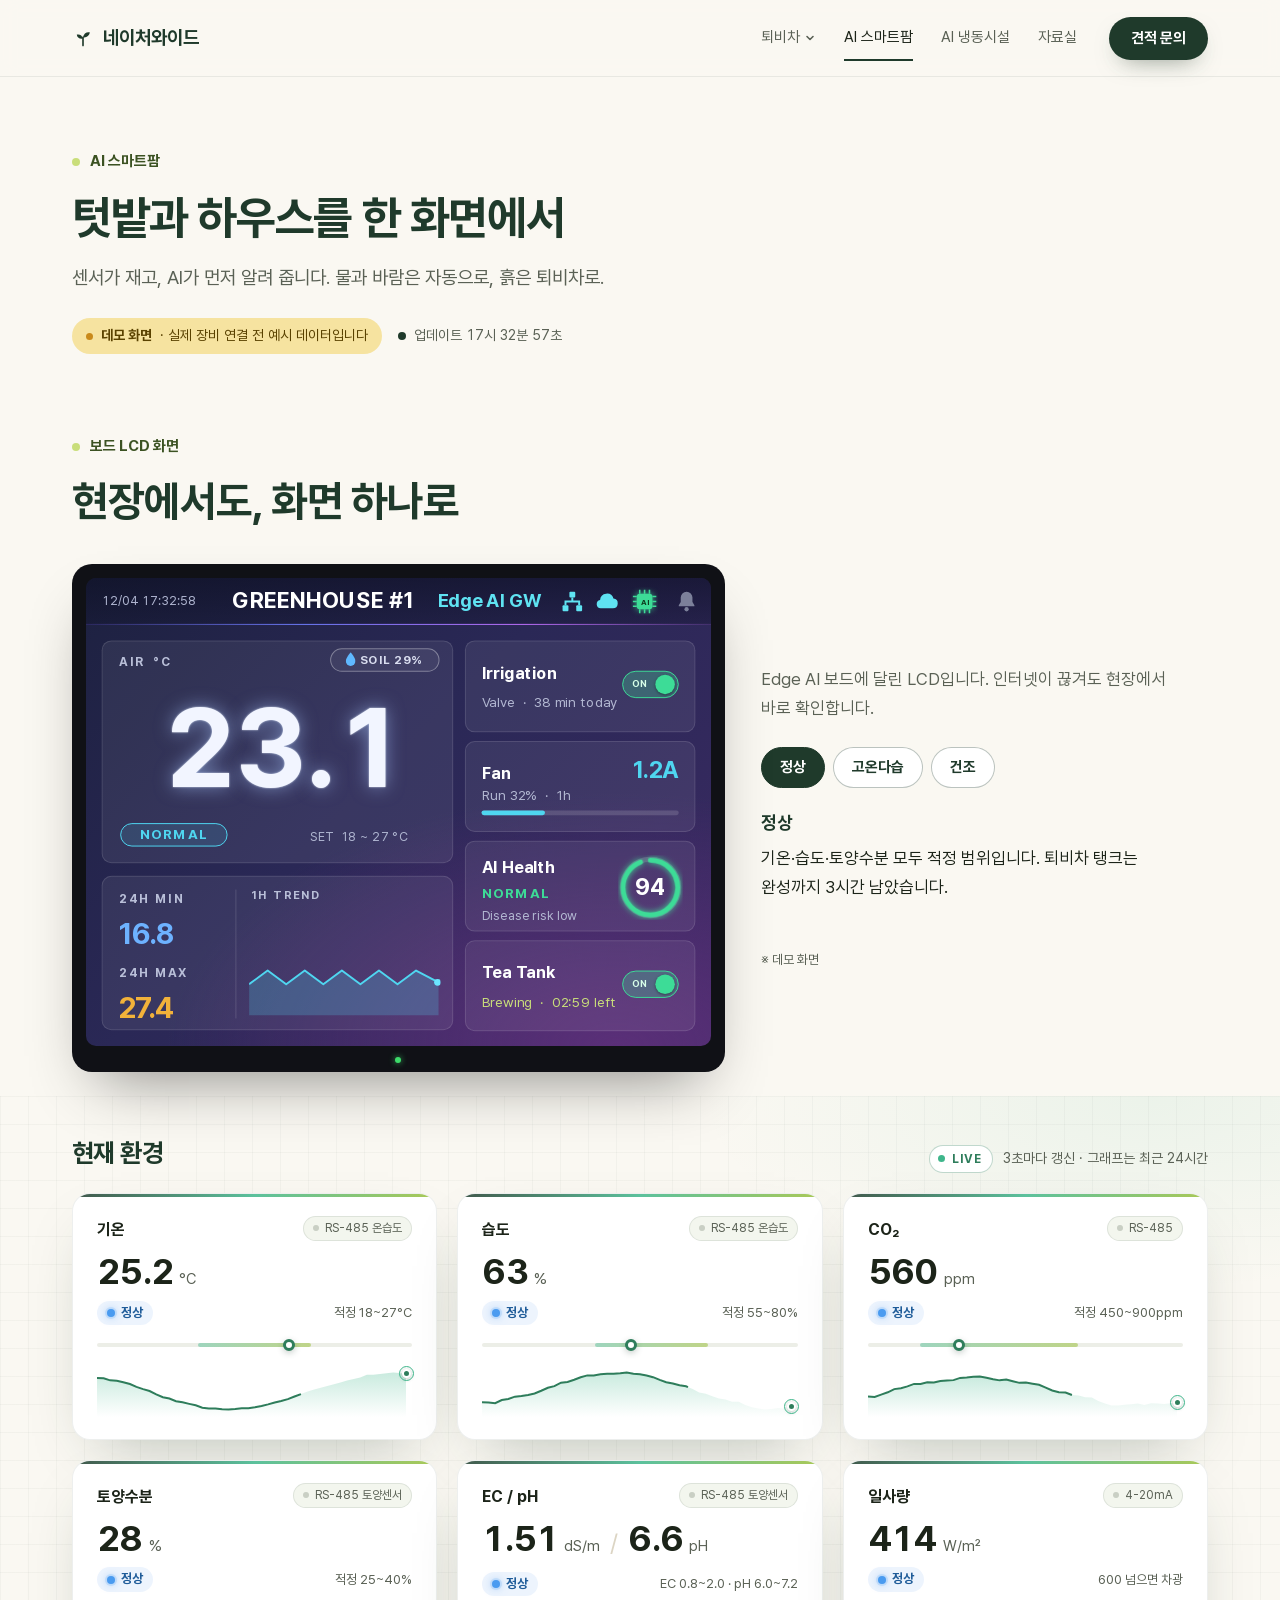
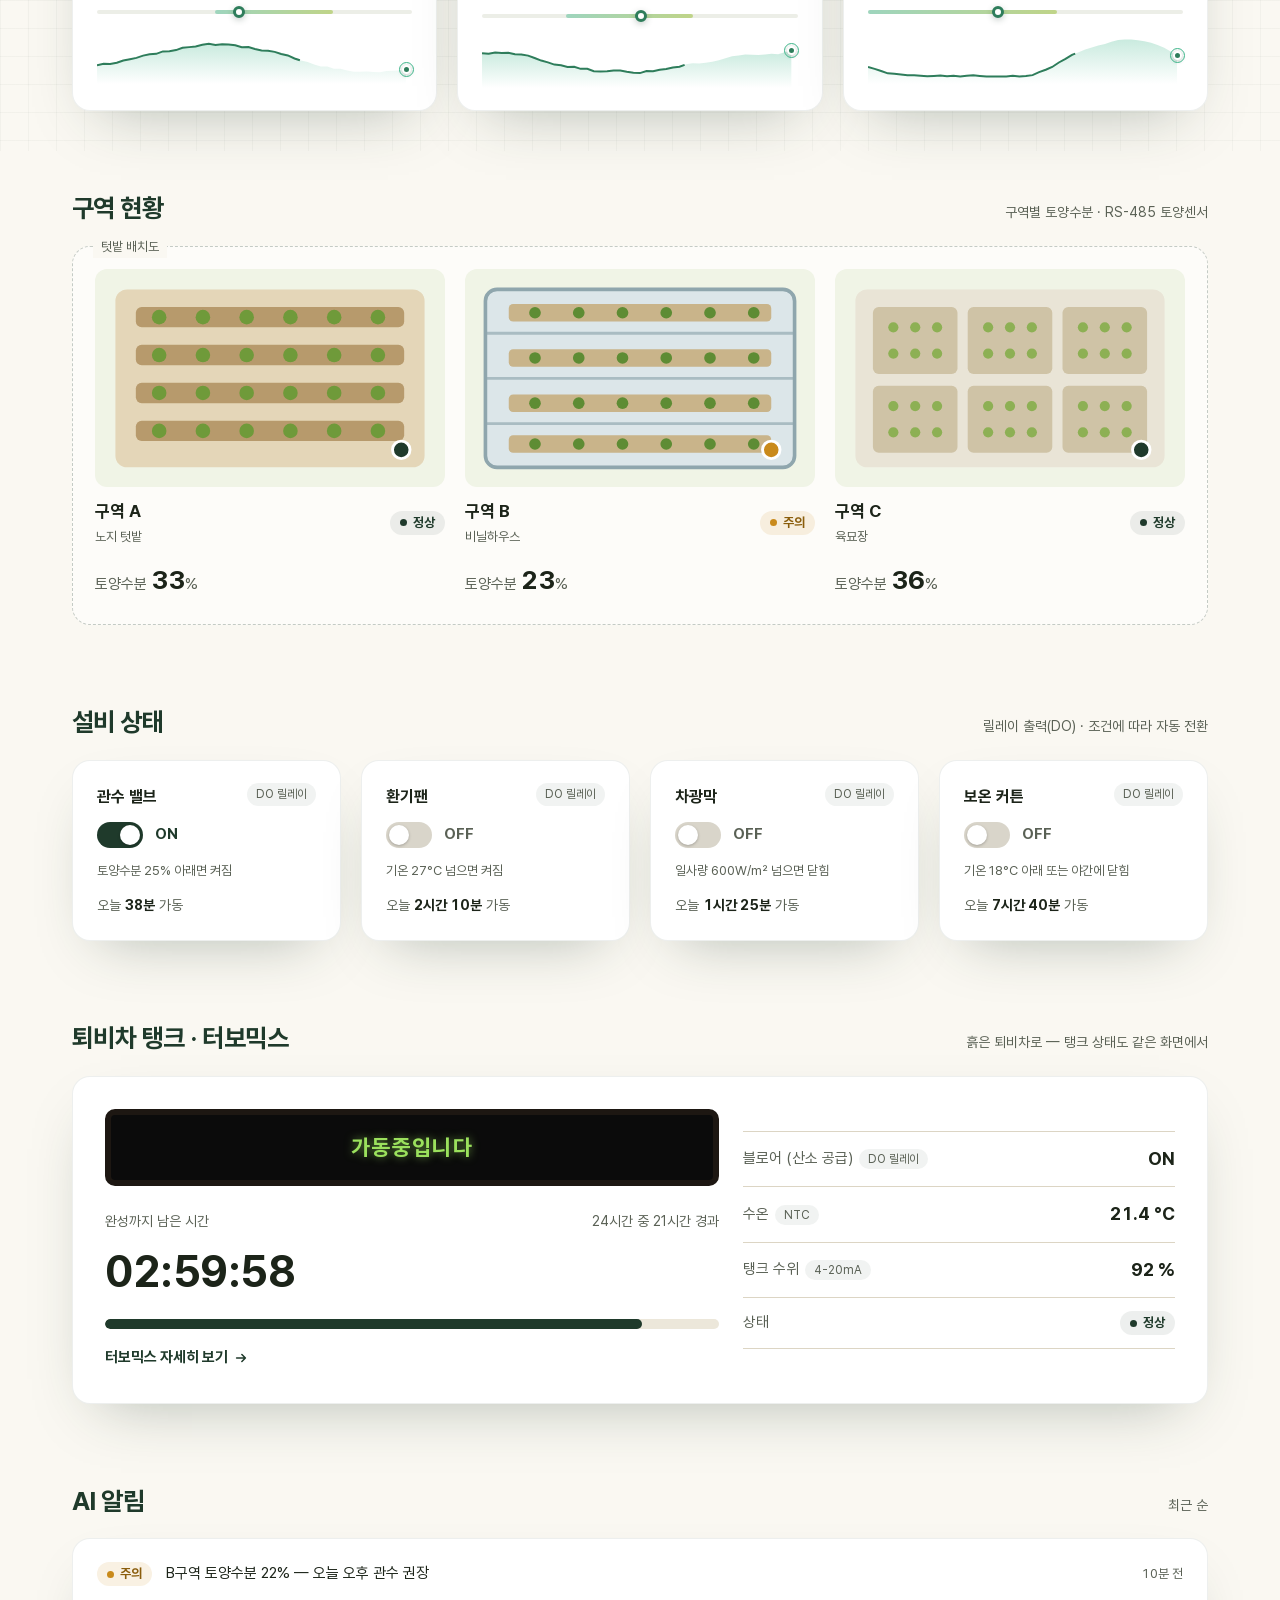
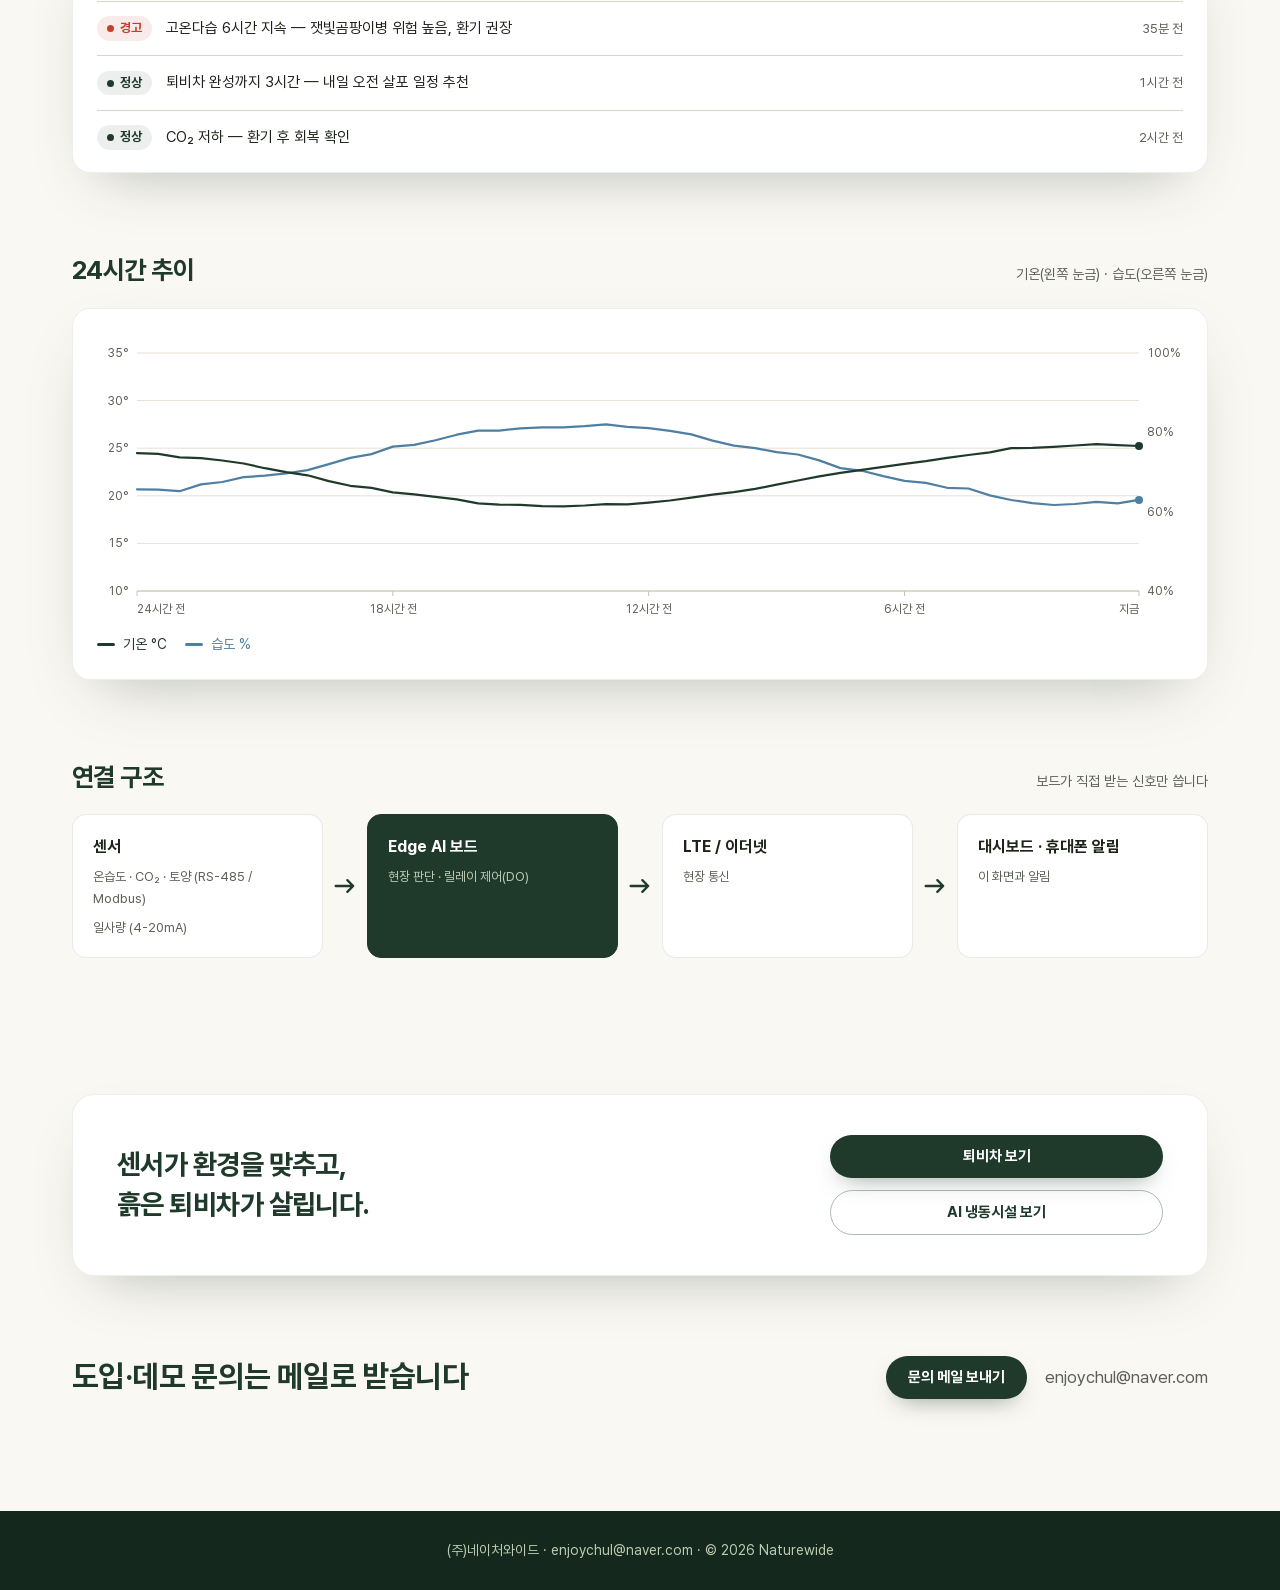
<file: smartfarm/index.html>
<!DOCTYPE html>
<html lang="ko">
<head>
  <meta charset="UTF-8">
  <meta name="viewport" content="width=device-width, initial-scale=1, viewport-fit=cover">
  <title>AI 스마트팜 대시보드 데모 | 텃밭·하우스 환경 한 화면에 | 네이처와이드</title>
  <meta name="description" content="센서가 재고, AI가 먼저 알려 줍니다. 기온·습도·CO₂·토양수분, 구역 현황, 관수·환기 설비, 퇴비차 탱크를 한 화면에서 보는 AI 스마트팜 대시보드 예시 화면입니다.">
  <meta name="author" content="(주)네이처와이드">
  <meta name="theme-color" content="#FAF8F2">
  <link rel="canonical" href="https://naturewide.co.kr/smartfarm/">
  <meta property="og:type" content="website">
  <meta property="og:locale" content="ko_KR">
  <meta property="og:site_name" content="네이처와이드">
  <meta property="og:url" content="https://naturewide.co.kr/smartfarm/">
  <meta property="og:title" content="AI 스마트팜 — 텃밭과 하우스를 한 화면에서">
  <meta property="og:description" content="센서가 재고, AI가 먼저 알려 줍니다. 물과 바람은 자동으로, 흙은 퇴비차로.">
  <meta property="og:image" content="https://naturewide.co.kr/img/og-image.jpg">
  <meta property="og:image:width" content="1200">
  <meta property="og:image:height" content="630">
  <meta name="twitter:card" content="summary_large_image">
  <link rel="icon" href="data:image/svg+xml,%3Csvg xmlns='http://www.w3.org/2000/svg' viewBox='0 0 32 32'%3E%3Crect width='32' height='32' rx='7' fill='%231F3A2B'/%3E%3Cpath d='M16 27V15' stroke='%23C9DE7A' stroke-width='2.4' stroke-linecap='round'/%3E%3Cpath d='M16 17c-1-5-5-7-9-6 0 4 4 7 9 6zM16 15c1-5 5-8 10-7-1 5-5 8-10 7z' fill='%23C9DE7A'/%3E%3C/svg%3E">
  <link rel="preload" href="../fonts/Pretendard-Regular.subset.woff2" as="font" type="font/woff2" crossorigin>
  <link rel="preload" href="../fonts/Pretendard-Bold.subset.woff2" as="font" type="font/woff2" crossorigin>
  <link rel="stylesheet" href="../css/style.css?v=20261125a">
  <link rel="stylesheet" href="../css/dash.css?v=20261125a">
  <link rel="stylesheet" href="../css/dash-fx.css?v=20261126a">
  <script>document.documentElement.classList.add('js')</script>
</head>
<body>
<a class="skip" href="#main">본문 바로가기</a>

<header class="top" id="top">
  <div class="c">
    <a class="logo" href="/" aria-label="네이처와이드 처음으로"><svg viewBox="0 0 32 32" aria-hidden="true"><path d="M16 27V15" stroke="currentColor" stroke-width="2.4" stroke-linecap="round"/><path d="M16 17c-1-5-5-7-9-6 0 4 4 7 9 6zM16 15c1-5 5-8 10-7-1 5-5 8-10 7z" fill="currentColor"/></svg><span translate="no">네이처와이드</span></a>
    <nav class="nav" id="site-nav" aria-label="주 메뉴">
      <div class="dd">
        <a class="nl dd-top" href="/" aria-haspopup="true" aria-expanded="false" aria-controls="dd-tea">퇴비차<svg class="chev" viewBox="0 0 12 12" aria-hidden="true"><path d="M3 4.5 6 7.5 9 4.5" fill="none" stroke="currentColor" stroke-width="1.6" stroke-linecap="round" stroke-linejoin="round"/></svg></a>
        <div class="dd-panel" id="dd-tea">
          <ul>
            <li><a href="/#how">퇴비차란</a></li>
            <li><a href="/#proof">도입 사례</a></li>
            <li><a href="/#turbo">터보믹스</a></li>
            <li><a href="/#booster">마이크로 부스터</a></li>
            <li><a href="/#steps">도입 절차</a></li>
          </ul>
        </div>
      </div>
      <a class="nl" href="/smartfarm/" aria-current="page">AI 스마트팜</a>
      <a class="nl" href="/coldchain/">AI 냉동시설</a>
      <a class="nl" href="/#docs">자료실</a>
    </nav>
    <div class="top-r">
      <a class="pill" href="/#contact">견적 문의</a>
      <button class="nav-toggle" type="button" aria-expanded="false" aria-controls="site-nav"><span class="sr">메뉴 열기</span><span class="bars" aria-hidden="true"></span></button>
    </div>
  </div>
</header>

<main id="main">

  <section class="page-head" aria-labelledby="page-title">
    <div class="c">
      <p class="lbl">AI 스마트팜</p>
      <h1 id="page-title">텃밭과 하우스를 한 화면에서</h1>
      <p class="desc">센서가 재고, AI가 먼저 알려 줍니다. 물과 바람은 자동으로, 흙은 퇴비차로.</p>
      <div class="demo-row">
        <span class="demo-badge">데모 화면 <span>· 실제 장비 연결 전 예시 데이터입니다</span></span>
        <span class="live" id="live">업데이트 —</span>
      </div>
    </div>
  </section>

  <!-- 보드 LCD 화면 -->
  <section class="lcd-sec" aria-labelledby="lcd-title">
    <div class="c">
      <div class="head">
        <p class="lbl">보드 LCD 화면</p>
        <h2 id="lcd-title">현장에서도, 화면 하나로</h2>
      </div>
      <div class="lcd-row" id="lcd-box">
        <div class="bezel">
          <div class="lcd" role="img" data-l="lcd" aria-label="GREENHOUSE #1 LCD 화면, 정상: 기온 23.1°C, 토양수분 29%, 관수 켜짐, 환기팬 1.2A, AI Health 94, 퇴비차 탱크 가동중">
            <div class="s" data-l="s" aria-hidden="true">
              <div class="lbar"></div>
              <span class="time" data-l="time">10/18 14:30:05</span>
              <span class="title" style="left:150px">GREENHOUSE #1</span>
              <span class="gw">Edge AI GW</span>
              <svg class="ic" style="left:486px" viewBox="0 0 24 24" fill="#5fe3f2"><rect x="9" y="2" width="6" height="6" rx="1"/><rect x="2" y="16" width="6" height="6" rx="1"/><rect x="16" y="16" width="6" height="6" rx="1"/><path d="M12 8v4M5 16v-4h14v4" stroke="#5fe3f2" stroke-width="2" fill="none"/></svg>
              <svg class="ic" style="left:520px;width:26px" viewBox="0 0 26 24"><path d="M7 19h12.5a5 5 0 0 0 .6-9.96A7 7 0 0 0 6.4 10.5 4.3 4.3 0 0 0 7 19z" fill="#5fe3f2"/></svg>
              <svg class="ic" style="left:558px;top:9px;width:28px;height:30px" viewBox="0 0 28 30" data-l="chip">
                <g stroke="#41e07a" stroke-width="1.6"><path d="M9 3v4M14 3v4M19 3v4M9 23v4M14 23v4M19 23v4M2 10h4M2 15h4M2 20h4M22 10h4M22 15h4M22 20h4"/></g>
                <rect x="6" y="7" width="16" height="16" rx="3" fill="#2fd36a" style="filter:drop-shadow(0 0 4px #39e37a)"/>
                <text x="14" y="18.5" text-anchor="middle" font-size="8" font-weight="700" fill="#0d3a1c" font-family="Pretendard,sans-serif">AI</text>
              </svg>
              <svg class="ic" style="left:603px" viewBox="0 0 24 24" fill="#7c809a" data-l="bell"><path d="M12 2a6 6 0 0 0-6 6v4.5L4 16v1h16v-1l-2-3.5V8a6 6 0 0 0-6-6z"/><circle cx="12" cy="20" r="2.2"/></svg>

              <div class="lc" data-l="main" style="left:16px;top:64px;width:360px;height:228px">
                <span class="ll" style="left:17px;top:13px">AIR&nbsp;&nbsp;°C</span>
                <span class="lp out"><svg width="10" height="14" viewBox="0 0 10 14" style="vertical-align:-2px;margin-right:4px"><path d="M5 0C5 0 0 6 0 9a5 5 0 0 0 10 0C10 6 5 0 5 0z" fill="#5fb8ff"/></svg><span data-l="out">SOIL 29%</span></span>
                <div class="big" data-l="big">23.1</div>
                <span class="lp norm" data-l="pill">NORMAL</span>
                <span class="set">SET&nbsp;&nbsp;18 ~ 27 °C</span>
              </div>

              <div class="lc" style="left:16px;top:305px;width:360px;height:158px">
                <span class="ll" style="left:17px;top:15px">24H MIN</span>
                <span class="v" style="left:17px;top:40px;color:#6db2ff">16.8</span>
                <span class="ll" style="left:17px;top:91px">24H MAX</span>
                <span class="v" style="left:17px;top:116px;color:#f2b23a">27.4</span>
                <div style="position:absolute;left:136px;top:13px;width:1px;height:132px;background:rgba(255,255,255,.14)"></div>
                <span class="ll" style="left:152px;top:12px;font-size:11.5px">1H TREND</span>
                <svg style="position:absolute;left:150px;top:86px" width="196" height="56" viewBox="0 0 196 56">
                  <path d="M0 24 L19 10 L38 24 L57 10 L76 24 L95 10 L114 24 L133 10 L152 24 L171 10 L194 22 L194 56 L0 56Z" fill="rgba(79,214,240,.22)"/>
                  <path d="M0 24 L19 10 L38 24 L57 10 L76 24 L95 10 L114 24 L133 10 L152 24 L171 10 L194 22" fill="none" stroke="#4fd6f0" stroke-width="2" stroke-linejoin="round"/>
                  <circle cx="193" cy="22" r="3.5" fill="#6be6ff"/>
                </svg>
              </div>

              <div class="lc" data-l="c1" style="left:388px;top:64px;width:236px;height:94px">
                <span class="h">Irrigation</span><span class="sub" data-l="s1" style="top:54px">Valve&nbsp;&nbsp;·&nbsp;&nbsp;38 min today</span>
                <div class="tg on" data-l="t1"><span>ON</span></div>
              </div>

              <div class="lc" data-l="c2" style="left:388px;top:167px;width:236px;height:93px">
                <span class="h">Fan</span>
                <span data-l="amp" style="position:absolute;right:16px;top:14px;font-size:24px;font-weight:700;color:#4fd6f0">1.2A</span>
                <span class="sub" data-l="s2" style="top:46px">Run 32%&nbsp;&nbsp;·&nbsp;&nbsp;1h</span>
                <div style="position:absolute;left:16px;right:16px;top:70px;height:5px;border-radius:3px;background:rgba(255,255,255,.14)"><div data-l="cbar" style="width:32%;height:100%;border-radius:3px;background:#4fd6f0"></div></div>
              </div>

              <div class="lc" data-l="c3" style="left:388px;top:269px;width:236px;height:93px">
                <span class="h" style="top:16px">AI Health</span>
                <span data-l="ail" style="position:absolute;left:16px;top:45px;font-size:14px;font-weight:700;letter-spacing:1.6px;color:#3ddc97">NORMAL</span>
                <span class="sub" data-l="ais" style="top:68px;font-size:13px">Disease risk low</span>
                <svg style="position:absolute;right:12px;top:14px" width="66" height="66" viewBox="0 0 66 66">
                  <circle cx="33" cy="33" r="29" fill="none" stroke="rgba(255,255,255,.16)" stroke-width="5"/>
                  <circle data-l="ring" cx="33" cy="33" r="28" fill="none" stroke="#3ddc97" stroke-width="5" stroke-linecap="round" stroke-dasharray="165.3 175.9" transform="rotate(-90 33 33)" style="filter:drop-shadow(0 0 3px rgba(61,220,151,.7))"/>
                  <text data-l="ain" x="33" y="41" text-anchor="middle" font-size="24" font-weight="700" fill="#fff" font-family="Pretendard,sans-serif">94</text>
                </svg>
              </div>

              <div class="lc" data-l="c4" style="left:388px;top:371px;width:236px;height:93px">
                <span class="h">Tea Tank</span><span class="sub" data-l="s4" style="top:54px;color:#c9de7a">Brewing&nbsp;&nbsp;·&nbsp;&nbsp;02:59 left</span>
                <div class="tg on" data-l="t4"><span>ON</span></div>
              </div>
            </div>
          </div>
        </div>
        <div class="lcd-side">
          <p class="lcd-intro">Edge AI 보드에 달린 LCD입니다. 인터넷이 끊겨도 현장에서 바로 확인합니다.</p>
          <div class="sbtns" role="group" aria-label="LCD 상태 선택">
            <button type="button" class="sbtn" data-st="normal" aria-pressed="true">정상</button>
            <button type="button" class="sbtn" data-st="humid" aria-pressed="false">고온다습</button>
            <button type="button" class="sbtn" data-st="dry" aria-pressed="false">건조</button>
          </div>
          <div class="lcd-now" aria-live="polite">
            <b data-l="name">정상</b>
            <p data-l="desc">기온·습도·토양수분 모두 적정 범위입니다. 퇴비차 탱크는 완성까지 3시간 남았습니다.</p>
          </div>
          <p class="lcd-demo">※ 데모 화면</p>
        </div>
      </div>
    </div>
  </section>

  <!-- ① 현재 환경 -->
  <section class="dsec env-fx" aria-labelledby="env-title">
    <div class="c">
      <div class="dh"><h2 id="env-title">현재 환경</h2><p>3초마다 갱신 · 그래프는 최근 24시간</p></div>
      <div class="g3d">
        <article class="panel metric" data-k="temp">
          <div class="m-top"><h3 class="m-name">기온</h3><span class="sig">RS-485 온습도</span></div>
          <p class="m-val"><b data-v>24.6</b><small>°C</small></p>
          <div class="m-foot"><span class="st s0" data-st>정상</span><span>적정 18~27°C</span></div>
          <svg class="spark" viewBox="0 0 200 44" preserveAspectRatio="none" aria-hidden="true"><path class="a"/><path class="l"/></svg>
        </article>
        <article class="panel metric" data-k="hum">
          <div class="m-top"><h3 class="m-name">습도</h3><span class="sig">RS-485 온습도</span></div>
          <p class="m-val"><b data-v>72</b><small>%</small></p>
          <div class="m-foot"><span class="st s0" data-st>정상</span><span>적정 55~80%</span></div>
          <svg class="spark" viewBox="0 0 200 44" preserveAspectRatio="none" aria-hidden="true"><path class="a"/><path class="l"/></svg>
        </article>
        <article class="panel metric" data-k="co2">
          <div class="m-top"><h3 class="m-name">CO₂</h3><span class="sig">RS-485</span></div>
          <p class="m-val"><b data-v>620</b><small>ppm</small></p>
          <div class="m-foot"><span class="st s0" data-st>정상</span><span>적정 450~900ppm</span></div>
          <svg class="spark" viewBox="0 0 200 44" preserveAspectRatio="none" aria-hidden="true"><path class="a"/><path class="l"/></svg>
        </article>
        <article class="panel metric" data-k="soil">
          <div class="m-top"><h3 class="m-name">토양수분</h3><span class="sig">RS-485 토양센서</span></div>
          <p class="m-val"><b data-v>31</b><small>%</small></p>
          <div class="m-foot"><span class="st s0" data-st>정상</span><span>적정 25~40%</span></div>
          <svg class="spark" viewBox="0 0 200 44" preserveAspectRatio="none" aria-hidden="true"><path class="a"/><path class="l"/></svg>
        </article>
        <article class="panel metric" data-k="ec">
          <div class="m-top"><h3 class="m-name">EC / pH</h3><span class="sig">RS-485 토양센서</span></div>
          <p class="m-val"><b data-v>1.42</b><small>dS/m</small><i aria-hidden="true">/</i><b data-v2>6.6</b><small>pH</small></p>
          <div class="m-foot"><span class="st s0" data-st>정상</span><span>EC 0.8~2.0 · pH 6.0~7.2</span></div>
          <svg class="spark" viewBox="0 0 200 44" preserveAspectRatio="none" aria-hidden="true"><path class="a"/><path class="l"/></svg>
        </article>
        <article class="panel metric" data-k="sun">
          <div class="m-top"><h3 class="m-name">일사량</h3><span class="sig">4-20mA</span></div>
          <p class="m-val"><b data-v>540</b><small>W/m²</small></p>
          <div class="m-foot"><span class="st s0" data-st>정상</span><span>600 넘으면 차광</span></div>
          <svg class="spark" viewBox="0 0 200 44" preserveAspectRatio="none" aria-hidden="true"><path class="a"/><path class="l"/></svg>
        </article>
      </div>
    </div>
  </section>

  <!-- ② 구역 현황 -->
  <section class="dsec" aria-labelledby="zone-title">
    <div class="c">
      <div class="dh"><h2 id="zone-title">구역 현황</h2><p>구역별 토양수분 · RS-485 토양센서</p></div>
      <div class="site">
        <span class="site-lbl">텃밭 배치도</span>
        <div class="g3d zones">
          <div class="zone" data-z="A">
            <svg viewBox="0 0 240 150" role="img" aria-label="구역 A 노지 텃밭 평면도">
              <rect x="14" y="14" width="212" height="122" rx="8" fill="#E4D6B8"/>
              <g fill="#B79A6C"><rect x="28" y="26" width="184" height="14" rx="4"/><rect x="28" y="52" width="184" height="14" rx="4"/><rect x="28" y="78" width="184" height="14" rx="4"/><rect x="28" y="104" width="184" height="14" rx="4"/></g>
              <g fill="#6F9A3A"><circle cx="44" cy="33" r="5"/><circle cx="74" cy="33" r="5"/><circle cx="104" cy="33" r="5"/><circle cx="134" cy="33" r="5"/><circle cx="164" cy="33" r="5"/><circle cx="194" cy="33" r="5"/><circle cx="44" cy="59" r="5"/><circle cx="74" cy="59" r="5"/><circle cx="104" cy="59" r="5"/><circle cx="134" cy="59" r="5"/><circle cx="164" cy="59" r="5"/><circle cx="194" cy="59" r="5"/><circle cx="44" cy="85" r="5"/><circle cx="74" cy="85" r="5"/><circle cx="104" cy="85" r="5"/><circle cx="134" cy="85" r="5"/><circle cx="164" cy="85" r="5"/><circle cx="194" cy="85" r="5"/><circle cx="44" cy="111" r="5"/><circle cx="74" cy="111" r="5"/><circle cx="104" cy="111" r="5"/><circle cx="134" cy="111" r="5"/><circle cx="164" cy="111" r="5"/><circle cx="194" cy="111" r="5"/></g>
              <circle cx="210" cy="124" r="6" fill="#1F3A2B" stroke="#fff" stroke-width="2"/>
            </svg>
            <div class="z-row"><p class="z-name">구역 A<small>노지 텃밭</small></p><span class="st s0" data-st>정상</span></div>
            <p class="z-val">토양수분 <b data-v>33</b>%</p>
          </div>
          <div class="zone" data-z="B">
            <svg viewBox="0 0 240 150" role="img" aria-label="구역 B 비닐하우스 평면도">
              <rect x="14" y="14" width="212" height="122" rx="8" fill="#DCE6E9"/>
              <g stroke="#A9BCC2" stroke-width="2"><path d="M14 44h212M14 75h212M14 106h212"/></g>
              <g fill="#C9B48A"><rect x="30" y="24" width="180" height="12" rx="3"/><rect x="30" y="55" width="180" height="12" rx="3"/><rect x="30" y="86" width="180" height="12" rx="3"/><rect x="30" y="114" width="180" height="12" rx="3"/></g>
              <g fill="#5E8C34"><circle cx="48" cy="30" r="4"/><circle cx="78" cy="30" r="4"/><circle cx="108" cy="30" r="4"/><circle cx="138" cy="30" r="4"/><circle cx="168" cy="30" r="4"/><circle cx="198" cy="30" r="4"/><circle cx="48" cy="61" r="4"/><circle cx="78" cy="61" r="4"/><circle cx="108" cy="61" r="4"/><circle cx="138" cy="61" r="4"/><circle cx="168" cy="61" r="4"/><circle cx="198" cy="61" r="4"/><circle cx="48" cy="92" r="4"/><circle cx="78" cy="92" r="4"/><circle cx="108" cy="92" r="4"/><circle cx="138" cy="92" r="4"/><circle cx="168" cy="92" r="4"/><circle cx="198" cy="92" r="4"/><circle cx="48" cy="120" r="4"/><circle cx="78" cy="120" r="4"/><circle cx="108" cy="120" r="4"/><circle cx="138" cy="120" r="4"/><circle cx="168" cy="120" r="4"/><circle cx="198" cy="120" r="4"/></g>
              <rect x="14" y="14" width="212" height="122" rx="8" fill="none" stroke="#8FA6AD" stroke-width="2.5"/>
              <circle cx="210" cy="124" r="6" fill="#C98A1B" stroke="#fff" stroke-width="2"/>
            </svg>
            <div class="z-row"><p class="z-name">구역 B<small>비닐하우스</small></p><span class="st s1" data-st>주의</span></div>
            <p class="z-val">토양수분 <b data-v>22</b>%</p>
          </div>
          <div class="zone" data-z="C">
            <svg viewBox="0 0 240 150" role="img" aria-label="구역 C 육묘장 평면도">
              <rect x="14" y="14" width="212" height="122" rx="8" fill="#E9E4D6"/>
              <g fill="#CFC3A6"><rect x="26" y="26" width="58" height="46" rx="4"/><rect x="91" y="26" width="58" height="46" rx="4"/><rect x="156" y="26" width="58" height="46" rx="4"/><rect x="26" y="80" width="58" height="46" rx="4"/><rect x="91" y="80" width="58" height="46" rx="4"/><rect x="156" y="80" width="58" height="46" rx="4"/></g>
              <g fill="#8DB054"><circle cx="40" cy="40" r="3.5"/><circle cx="55" cy="40" r="3.5"/><circle cx="70" cy="40" r="3.5"/><circle cx="40" cy="58" r="3.5"/><circle cx="55" cy="58" r="3.5"/><circle cx="70" cy="58" r="3.5"/><circle cx="105" cy="40" r="3.5"/><circle cx="120" cy="40" r="3.5"/><circle cx="135" cy="40" r="3.5"/><circle cx="105" cy="58" r="3.5"/><circle cx="120" cy="58" r="3.5"/><circle cx="135" cy="58" r="3.5"/><circle cx="170" cy="40" r="3.5"/><circle cx="185" cy="40" r="3.5"/><circle cx="200" cy="40" r="3.5"/><circle cx="170" cy="58" r="3.5"/><circle cx="185" cy="58" r="3.5"/><circle cx="200" cy="58" r="3.5"/><circle cx="40" cy="94" r="3.5"/><circle cx="55" cy="94" r="3.5"/><circle cx="70" cy="94" r="3.5"/><circle cx="40" cy="112" r="3.5"/><circle cx="55" cy="112" r="3.5"/><circle cx="70" cy="112" r="3.5"/><circle cx="105" cy="94" r="3.5"/><circle cx="120" cy="94" r="3.5"/><circle cx="135" cy="94" r="3.5"/><circle cx="105" cy="112" r="3.5"/><circle cx="120" cy="112" r="3.5"/><circle cx="135" cy="112" r="3.5"/><circle cx="170" cy="94" r="3.5"/><circle cx="185" cy="94" r="3.5"/><circle cx="200" cy="94" r="3.5"/><circle cx="170" cy="112" r="3.5"/><circle cx="185" cy="112" r="3.5"/><circle cx="200" cy="112" r="3.5"/></g>
              <circle cx="210" cy="124" r="6" fill="#1F3A2B" stroke="#fff" stroke-width="2"/>
            </svg>
            <div class="z-row"><p class="z-name">구역 C<small>육묘장</small></p><span class="st s0" data-st>정상</span></div>
            <p class="z-val">토양수분 <b data-v>36</b>%</p>
          </div>
        </div>
      </div>
    </div>
  </section>

  <!-- ③ 설비 상태 -->
  <section class="dsec" aria-labelledby="relay-title">
    <div class="c">
      <div class="dh"><h2 id="relay-title">설비 상태</h2><p>릴레이 출력(DO) · 조건에 따라 자동 전환</p></div>
      <div class="g4d">
        <article class="panel relay" data-r="valve">
          <div class="m-top"><h3 class="m-name">관수 밸브</h3><span class="sig">DO 릴레이</span></div>
          <div class="sw"><span class="sw-track" aria-hidden="true"></span><span class="sw-state" data-s>OFF</span></div>
          <p class="r-why" data-w>토양수분 25% 아래면 켜짐</p>
          <p class="r-time">오늘 <b data-t>38분</b> 가동</p>
        </article>
        <article class="panel relay" data-r="fan">
          <div class="m-top"><h3 class="m-name">환기팬</h3><span class="sig">DO 릴레이</span></div>
          <div class="sw"><span class="sw-track" aria-hidden="true"></span><span class="sw-state" data-s>OFF</span></div>
          <p class="r-why" data-w>기온 27°C 넘으면 켜짐</p>
          <p class="r-time">오늘 <b data-t>2시간 10분</b> 가동</p>
        </article>
        <article class="panel relay" data-r="shade">
          <div class="m-top"><h3 class="m-name">차광막</h3><span class="sig">DO 릴레이</span></div>
          <div class="sw"><span class="sw-track" aria-hidden="true"></span><span class="sw-state" data-s>OFF</span></div>
          <p class="r-why" data-w>일사량 600W/m² 넘으면 닫힘</p>
          <p class="r-time">오늘 <b data-t>1시간 25분</b> 가동</p>
        </article>
        <article class="panel relay" data-r="curtain">
          <div class="m-top"><h3 class="m-name">보온 커튼</h3><span class="sig">DO 릴레이</span></div>
          <div class="sw"><span class="sw-track" aria-hidden="true"></span><span class="sw-state" data-s>OFF</span></div>
          <p class="r-why" data-w>기온 18°C 아래 또는 야간에 닫힘</p>
          <p class="r-time">오늘 <b data-t>7시간 40분</b> 가동</p>
        </article>
      </div>
    </div>
  </section>

  <!-- ④ 퇴비차 탱크 -->
  <section class="dsec" aria-labelledby="tank-title">
    <div class="c">
      <div class="dh"><h2 id="tank-title">퇴비차 탱크 · 터보믹스</h2><p>흙은 퇴비차로 — 탱크 상태도 같은 화면에서</p></div>
      <article class="panel tank" id="tank">
        <div class="tank-l">
          <div class="led" role="status"><span data-led>가동중입니다</span></div>
          <div class="remain"><span><small>완성까지 남은 시간</small><br><b data-remain>03:00:00</b></span><small data-prog>24시간 중 21시간 경과</small></div>
          <div class="bar" aria-hidden="true"><i data-bar style="width:87.5%"></i></div>
          <a class="more-link" href="/#turbo">터보믹스 자세히 보기<svg viewBox="0 0 16 16" width="14" height="14" aria-hidden="true"><path d="M3 8h10M9 4l4 4-4 4" fill="none" stroke="currentColor" stroke-width="1.8" stroke-linecap="round" stroke-linejoin="round"/></svg></a>
        </div>
        <div class="tank-r">
          <ul class="kv">
            <li><span>블로어 (산소 공급)<span class="sig">DO 릴레이</span></span><b data-blower>ON</b></li>
            <li><span>수온<span class="sig">NTC</span></span><b><span data-wt>21.4</span> °C</b></li>
            <li><span>탱크 수위<span class="sig">4-20mA</span></span><b><span data-lv>92</span> %</b></li>
            <li><span>상태</span><span class="st s0" data-tst>정상</span></li>
          </ul>
        </div>
      </article>
    </div>
  </section>

  <!-- ⑤ AI 알림 -->
  <section class="dsec" aria-labelledby="alert-title">
    <div class="c">
      <div class="dh"><h2 id="alert-title">AI 알림</h2><p>최근 순</p></div>
      <div class="panel">
        <ul class="alerts">
          <li><span class="st s1">주의</span><p>B구역 토양수분 22% — 오늘 오후 관수 권장</p><span class="ago">10분 전</span></li>
          <li><span class="st s2">경고</span><p>고온다습 6시간 지속 — 잿빛곰팡이병 위험 높음, 환기 권장</p><span class="ago">35분 전</span></li>
          <li><span class="st s0">정상</span><p>퇴비차 완성까지 3시간 — 내일 오전 살포 일정 추천</p><span class="ago">1시간 전</span></li>
          <li><span class="st s0">정상</span><p>CO₂ 저하 — 환기 후 회복 확인</p><span class="ago">2시간 전</span></li>
        </ul>
      </div>
    </div>
  </section>

  <!-- ⑥ 24시간 추이 -->
  <section class="dsec" aria-labelledby="trend-title">
    <div class="c">
      <div class="dh"><h2 id="trend-title">24시간 추이</h2><p>기온(왼쪽 눈금) · 습도(오른쪽 눈금)</p></div>
      <div class="panel">
        <svg class="chart" id="trend" role="img" aria-label="최근 24시간 기온과 습도 변화 그래프"></svg>
        <div class="legend"><span style="color:var(--forest)"><i></i>기온 °C</span><span style="color:var(--series2)"><i></i>습도 %</span></div>
      </div>
    </div>
  </section>

  <!-- ⑦ 연결 구조 -->
  <section class="dsec" aria-labelledby="link-title">
    <div class="c">
      <div class="dh"><h2 id="link-title">연결 구조</h2><p>보드가 직접 받는 신호만 씁니다</p></div>
      <div class="flow-d">
        <div class="fn"><b>센서</b><span>온습도 · CO₂ · 토양 (RS-485 / Modbus)</span><span>일사량 (4-20mA)</span></div>
        <div class="fa" aria-hidden="true"><svg viewBox="0 0 24 24"><path d="M4 12h15M14 7l5 5-5 5" fill="none" stroke="currentColor" stroke-width="2" stroke-linecap="round" stroke-linejoin="round"/></svg></div>
        <div class="fn core"><b>Edge AI 보드</b><span>현장 판단 · 릴레이 제어(DO)</span></div>
        <div class="fa" aria-hidden="true"><svg viewBox="0 0 24 24"><path d="M4 12h15M14 7l5 5-5 5" fill="none" stroke="currentColor" stroke-width="2" stroke-linecap="round" stroke-linejoin="round"/></svg></div>
        <div class="fn"><b>LTE / 이더넷</b><span>현장 통신</span></div>
        <div class="fa" aria-hidden="true"><svg viewBox="0 0 24 24"><path d="M4 12h15M14 7l5 5-5 5" fill="none" stroke="currentColor" stroke-width="2" stroke-linecap="round" stroke-linejoin="round"/></svg></div>
        <div class="fn"><b>대시보드 · 휴대폰 알림</b><span>이 화면과 알림</span></div>
      </div>
    </div>
  </section>

  <!-- ⑧ 다리 띠 -->
  <section class="dsec" aria-label="다른 페이지">
    <div class="c">
      <div class="bridge solo">
        <div class="bridge-tx"><h2>센서가 환경을 맞추고,<br>흙은 퇴비차가 살립니다.</h2></div>
        <div class="bridge-btns">
          <a class="pill" href="/">퇴비차 보기</a>
          <a class="btn-line" href="/coldchain/">AI 냉동시설 보기</a>
        </div>
      </div>
    </div>
  </section>

  <!-- ⑨ 문의 -->
  <section class="dsec" aria-labelledby="ask-title">
    <div class="c">
      <div class="ask">
        <h2 id="ask-title">도입·데모 문의는 메일로 받습니다</h2>
        <div class="r">
          <a class="pill" href="mailto:enjoychul@naver.com?subject=%5BAI%20%EC%8A%A4%EB%A7%88%ED%8A%B8%ED%8C%9C%20%EB%AC%B8%EC%9D%98%5D">문의 메일 보내기</a>
          <span class="mail">enjoychul@naver.com</span>
        </div>
      </div>
    </div>
  </section>

</main>

<footer class="site-footer">
  <div class="c">
    <p><span>(주)네이처와이드</span> · <a href="mailto:enjoychul@naver.com">enjoychul@naver.com</a> · <span>© 2026 <span translate="no">Naturewide</span></span></p>
  </div>
</footer>

<script src="../js/site.js?v=20261124c"></script>
<script src="../js/dash-smartfarm.js?v=20261124c"></script>
<script src="../js/dash-fx.js?v=20261126a"></script>
</body>
</html>
</file>
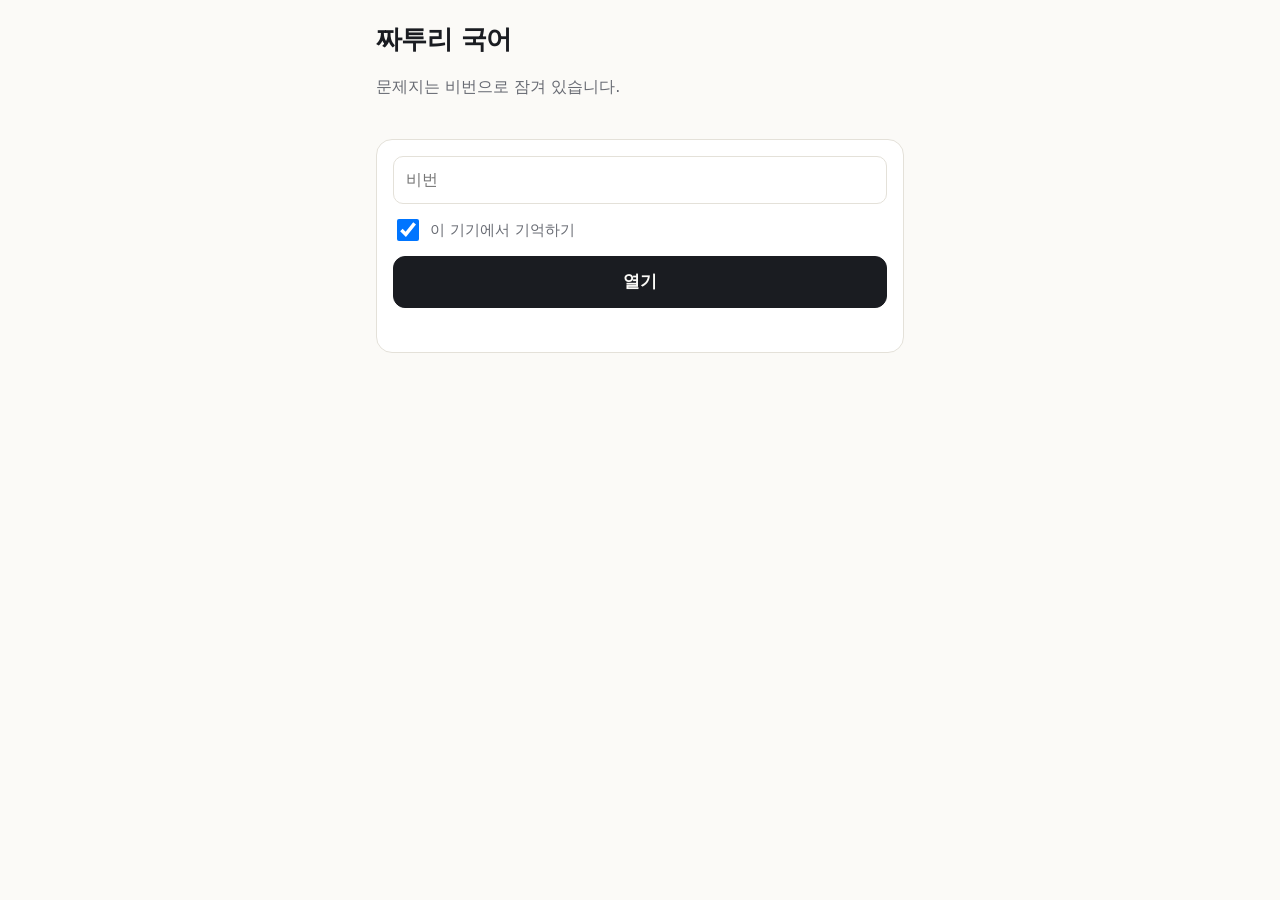
<file: everrich/go.html>
<!DOCTYPE html>
<html lang="ko">
<head>
<meta charset="utf-8">
<meta name="viewport" content="width=device-width,initial-scale=1,viewport-fit=cover">
<meta name="robots" content="noindex,nofollow,noarchive">
<meta name="theme-color" content="#fbfaf7">
<title>짜투리 국어</title>
<style>
/* 짜투리 국어 — 한 번 열면 한 세트, 입력은 번호 탭과 버튼 하나 */
:root{color-scheme:light dark;
--bg:light-dark(#fbfaf7,#121417);--card:light-dark(#fff,#1b1e23);--ink:light-dark(#1a1c21,#ebe9e3);
--mute:light-dark(#686b73,#9c9ea5);--line:light-dark(#e4e1d9,#2c2f36);
--red:light-dark(#c8302b,#ff6d60);--redbg:light-dark(#fdecea,#3a1d1c);
--blue:light-dark(#2449a6,#8ea9f0);--bluebg:light-dark(#e9eefb,#1c2440);
--ok:light-dark(#1f7a4a,#5fd39a);--okbg:light-dark(#e6f4ec,#173226)}
*{box-sizing:border-box;min-width:0}
html,body{height:100%}
body{margin:0;background:var(--bg);color:var(--ink);font:16px/1.5 system-ui,-apple-system,"Apple SD Gothic Neo","Malgun Gothic","Noto Sans KR",sans-serif;-webkit-tap-highlight-color:transparent}
button{font:inherit;color:inherit;cursor:pointer;border:1px solid var(--line);background:var(--card);border-radius:12px;min-height:44px;padding:8px 14px}
button:focus-visible,input:focus-visible,select:focus-visible{outline:3px solid var(--blue);outline-offset:2px}
button:disabled{opacity:.45;cursor:default}
input,select{font:inherit;font-size:16px;color:var(--ink);background:var(--card);border:1px solid var(--line);border-radius:10px;min-height:48px;padding:8px 12px;width:100%}
.hide{display:none!important}
.muted{color:var(--mute)}
.hbar{display:flex;align-items:center;justify-content:space-between;gap:10px}
.tomain{flex:none;text-decoration:none;color:var(--ink);font-weight:700;font-size:15px;border:1px solid var(--line);background:var(--card);border-radius:12px;padding:10px 14px;min-height:44px;display:inline-flex;align-items:center}
.wrap{max-width:560px;margin:0 auto;padding:max(16px,env(safe-area-inset-top)) 16px 32px}
h1{font-size:26px;margin:4px 0 2px;letter-spacing:-.02em}
h2{font-size:18px;margin:22px 0 10px}
.card{background:var(--card);border:1px solid var(--line);border-radius:16px;padding:16px}
/* 잠금 */
#lock .card{margin-top:40px}
#lock label{display:flex;gap:8px;align-items:center;margin:12px 0;color:var(--mute);font-size:15px}
#lock label input{width:22px;min-height:22px}
.err{color:var(--red);font-size:14px;min-height:20px;margin-top:8px}
.primary{background:var(--ink);color:var(--bg);border-color:var(--ink);font-weight:700;width:100%;min-height:52px;font-size:17px}
/* 홈 */
.stats{display:grid;grid-template-columns:repeat(3,1fr);gap:8px;margin-top:14px}
.stat{background:var(--card);border:1px solid var(--line);border-radius:14px;padding:10px 12px}
.stat b{display:block;font-size:24px;font-variant-numeric:tabular-nums;line-height:1.2}
.stat span{font-size:13px;color:var(--mute)}
.base{margin-top:10px;font-size:14px;color:var(--mute)}
.meter{height:8px;border-radius:4px;background:var(--line);overflow:hidden;margin-top:6px}
.meter i{display:block;height:100%;background:var(--blue);border-radius:4px}
.go{display:grid;gap:10px;margin-top:6px}
.go button{display:flex;align-items:center;gap:14px;text-align:left;padding:16px;border-radius:16px;min-height:78px}
.go .ic{font-size:30px;width:40px;text-align:center;flex:none}
.go b{display:block;font-size:19px}
.go span{color:var(--mute);font-size:14px}
.recent{list-style:none;margin:0;padding:0}
.recent li{display:flex;justify-content:space-between;gap:10px;padding:10px 0;border-bottom:1px solid var(--line);font-size:15px}
.recent li:last-child{border:0}
.foot{display:flex;flex-wrap:wrap;gap:8px;margin-top:22px}
.foot a,.foot button{font-size:14px;color:var(--mute);text-decoration:none;border:1px solid var(--line);border-radius:10px;padding:10px 12px;background:transparent;min-height:44px;display:inline-flex;align-items:center}
.picker{display:grid;gap:8px;margin-top:10px}
.picker button{text-align:left;display:flex;justify-content:space-between;gap:8px}
/* 풀기 */
#solve{position:fixed;inset:0;display:flex;flex-direction:column;background:var(--bg)}
.top{display:flex;align-items:center;gap:8px;padding:max(8px,env(safe-area-inset-top)) 10px 8px;border-bottom:1px solid var(--line);background:var(--card)}
.top .t{flex:1;font-weight:700;font-size:15px;line-height:1.25}
.top .t small{display:block;font-weight:400;color:var(--mute);font-size:13px}
.timer{font-variant-numeric:tabular-nums;color:var(--mute);font-size:15px}
.clock{padding:6px 12px 8px;background:var(--card);border-bottom:1px solid var(--line)}
.cl-row{display:flex;align-items:baseline;justify-content:space-between;gap:8px}
.cl-lab{font-size:14px;color:var(--mute)}
.cl-num{font-size:34px;font-weight:800;font-variant-numeric:tabular-nums;letter-spacing:-.02em;line-height:1.1}
.cl-bar{height:6px;border-radius:3px;background:var(--line);overflow:hidden;margin-top:4px}
.cl-bar i{display:block;height:100%;width:100%;background:var(--blue);transition:width 1s linear}
.clock.warn .cl-num{color:#c77a00}.clock.warn .cl-bar i{background:#e0a020}
.clock.over .cl-num,.clock.over .cl-lab{color:var(--red)}.clock.over .cl-bar i{background:var(--red)}
.tools{display:flex;gap:6px;padding:6px 10px;overflow-x:auto;border-bottom:1px solid var(--line);background:var(--card)}
.tools button{min-height:36px;padding:4px 12px;border-radius:999px;font-size:14px;flex:none}
.tools button.on{background:var(--ink);color:var(--bg);border-color:var(--ink)}
.tools .sep{width:1px;background:var(--line);flex:none;margin:4px 2px}
#viewer{flex:1;overflow:auto;-webkit-overflow-scrolling:touch;background:light-dark(#e9e7e1,#0c0d0f);position:relative}
#viewer canvas{display:block;background:#fff}
#vmsg{position:absolute;inset:0;display:flex;align-items:center;justify-content:center;color:var(--mute);padding:20px;text-align:center}
.sheet{border-top:1px solid var(--line);background:var(--card);padding:8px 10px max(10px,env(safe-area-inset-bottom));max-height:62vh;overflow:auto}
.handle{display:flex;align-items:center;justify-content:space-between;gap:8px;min-height:36px}
.handle button{min-height:36px;padding:4px 12px;font-size:14px}
.row{display:flex;align-items:center;gap:6px;padding:5px 0}
.qs{display:flex;gap:6px;overflow-x:auto;padding:2px 0 6px}
.qs button{min-height:40px;min-width:48px;padding:2px 8px;border-radius:10px;font-weight:700;font-size:15px;flex:none;line-height:1.1}
.qs button small{display:block;font-weight:400;font-size:12px;color:var(--blue)}
.qs button.on{outline:2px solid var(--ink);outline-offset:-2px}
.qs button.has{background:var(--bluebg)}
.row .qn{width:44px;flex:none;font-weight:700;font-variant-numeric:tabular-nums}
.ch{display:flex;gap:6px;flex:1;justify-content:space-between;max-width:330px}
.ch button{width:48px;height:48px;min-height:48px;padding:0;border-radius:50%;font-size:20px;flex:none}
.ch button.on{background:var(--blue);border-color:var(--blue);color:#fff}
#submit{margin-top:6px}
.after{position:sticky;bottom:calc(-1 * max(10px,env(safe-area-inset-bottom)));background:var(--card);padding:8px 0 max(10px,env(safe-area-inset-bottom));display:grid;gap:6px;border-top:1px solid var(--line);margin-top:6px}
.after button:not(.primary){min-height:44px}
/* 결과 */
.res{border:1px solid var(--line);border-radius:14px;padding:12px;margin:8px 0}
.res.ng{border-color:var(--red);background:var(--redbg)}
.res.okk{background:var(--okbg);border-color:transparent}
.res .h{display:flex;justify-content:space-between;gap:8px;font-weight:700}
.tag{display:inline-block;font-size:13px;font-weight:700;border-radius:999px;padding:2px 10px;background:var(--card);border:1px solid var(--line);margin:6px 4px 0 0}
.tag.r{color:var(--red);border-color:var(--red)}
.tip{font-size:15px;margin-top:8px}
.tip b{color:var(--blue)}
.conf{display:flex;gap:6px;margin-top:10px;flex-wrap:wrap}
.conf button{flex:1;min-height:40px;font-size:14px;padding:4px 8px}
.conf button.on{background:var(--ink);color:var(--bg);border-color:var(--ink)}
.small{font-size:13px}
#toast{position:fixed;left:50%;bottom:24px;transform:translateX(-50%);background:var(--ink);color:var(--bg);padding:10px 16px;border-radius:12px;font-size:15px;z-index:9;opacity:0;transition:opacity .2s;pointer-events:none}
#toast.on{opacity:1}
@media (min-width:900px){#solve{display:grid;grid-template-columns:1fr 400px;grid-template-rows:auto auto auto minmax(0,1fr)}#solve .top,#solve .clock,#solve .tools{grid-column:1/-1}#viewer{grid-column:1;grid-row:4;min-height:0}.sheet{grid-column:2;grid-row:4;max-height:none;min-height:0;border-top:0;border-left:1px solid var(--line)}}
</style>
</head>
<body>

<!-- 잠금 -->
<section id="lock" class="wrap hide">
  <h1>짜투리 국어</h1>
  <p class="muted">문제지는 비번으로 잠겨 있습니다.</p>
  <div class="card">
    <form id="lockForm">
      <input id="pw" type="password" autocomplete="current-password" placeholder="비번" aria-label="비번">
      <label><input id="remember" type="checkbox" checked> 이 기기에서 기억하기</label>
      <button class="primary" type="submit" id="unlockBtn">열기</button>
      <div class="err" id="lockErr" role="alert"></div>
    </form>
  </div>
</section>

<!-- 홈 -->
<section id="home" class="wrap hide">
  <div class="hbar"><h1>짜투리 국어</h1><a class="tomain" href="./">🗺 진단 지도</a></div>
  <div class="muted" id="hello">시간 나는 만큼 한 세트.</div>
  <div class="stats">
    <div class="stat"><b id="sToday">0</b><span>오늘 문항</span></div>
    <div class="stat"><b id="sRate">–</b><span>오늘 정답률</span></div>
    <div class="stat"><b id="sStreak">0</b><span>연속 일수</span></div>
  </div>
  <div class="base" id="baseTxt"></div>
  <div class="meter"><i id="baseBar" style="width:0"></i></div>
  <div class="base" id="syncTxt"></div>

  <h2>지금 몇 분 있어?</h2>
  <div class="go">
    <button data-mode="m5"><span class="ic">🎯</span><div><b>5분</b><span>짧은 세트 2~3문항 · 화작·문법·매체·짧은 지문</span></div></button>
    <button data-mode="m10"><span class="ic">📘</span><div><b>10분</b><span>4문항 세트 · 독서·문학 주력</span></div></button>
    <button data-mode="m20"><span class="ic">🗓</span><div><b>20분</b><span>긴 지문 5~6문항 · 학원 없는 날·주말</span></div></button>
  </div>

  <h2>최근</h2>
  <ul class="recent" id="recent"><li class="muted">아직 기록이 없습니다.</li></ul>

  <div class="foot">
    <button id="pickBtn" type="button">직접 고르기</button>
    <button id="lockBtn" type="button">잠그기</button>
  </div>
  <div id="pickBox" class="hide">
    <h2>회차 고르기</h2>
    <select id="pickYear" aria-label="학년도"></select>
    <div class="picker" id="pickList"></div>
  </div>
</section>

<!-- 풀기 -->
<section id="solve" class="hide">
  <div class="top">
    <button id="quit" type="button" aria-label="그만하기">✕</button>
    <div class="t" id="stTitle"></div>
    <div class="timer" id="timer">0:00</div>
  </div>
  <div class="clock" id="clock"><div class="cl-row"><span class="cl-lab" id="clLab">남은 시간</span><span class="cl-num" id="clNum">5:00</span></div><div class="cl-bar"><i id="clBar"></i></div></div>
  <div class="tools" id="tools"></div>
  <div id="viewer"><div id="vmsg">문제지 여는 중…</div></div>
  <div class="sheet" id="sheet"></div>
</section>

<div id="toast" role="status" aria-live="polite"></div>

<script src="lib/pdf.min.js"></script>
<script src="sync.js"></script>
<script>
'use strict';
const $=s=>document.querySelector(s);
const esc=s=>String(s??'').replace(/[&<>"']/g,c=>({'&':'&amp;','<':'&lt;','>':'&gt;','"':'&quot;',"'":'&#39;'}[c]));
const toast=m=>{const t=$('#toast');t.textContent=m;t.classList.add('on');clearTimeout(toast._t);toast._t=setTimeout(()=>t.classList.remove('on'),2200)};
const store={get(k,d){try{const v=localStorage.getItem(k);return v==null?d:JSON.parse(v)}catch(e){return d}},set(k,v){try{localStorage.setItem(k,JSON.stringify(v))}catch(e){}},del(k){try{localStorage.removeItem(k)}catch(e){}}};
const ss={get(k){try{return sessionStorage.getItem(k)}catch(e){return null}},set(k,v){try{sessionStorage.setItem(k,v)}catch(e){}},del(k){try{sessionStorage.removeItem(k)}catch(e){}}};
const LK='kor-debugger-logs', DK='everrich-done', PK='everrich-pw';
const today=()=>{const d=new Date();return d.getFullYear()+'-'+String(d.getMonth()+1).padStart(2,'0')+'-'+String(d.getDate()).padStart(2,'0')};
const CIR=['','①','②','③','④','⑤'];

/* ---------- 분류표 (index.html과 같은 코드) ---------- */
const INP={S1:'개념·원리',S2:'과정·절차',S3:'관점 대립',S4:'통시적 변화',S5:'문제-해결',S6:'분류·체계',S7:'사례-일반화',S8:'주제 통합',S9:'독서론',L1:'현대시',L2:'고전시가',L3:'현대소설',L4:'고전소설',L5:'극·수필',W1:'화법·작문',G1:'문법',M1:'매체'};
const AREA=c=>({S:'독서',L:'문학',W:'화법·작문',G:'언어·매체',M:'언어·매체'})[c[0]]||'독서';
const OPS={O1:['정의 대조','선지 속 개념을 지문의 정의 문장과 글자 단위로 맞춰 봤나?'],O2:['인과 추적','무엇이 원인이고 무엇이 결과인지 화살표로 그려 봤나?'],O3:['조건·예외 적용','"다만, ~경우에만" 같은 단서에 표시했나?'],O4:['비교·대조 매핑','A ↔ B를 칸으로 나눠 정리했나? 비교 대상이 바뀌지 않았나?'],O5:['〈보기〉 사례 대입','〈보기〉의 각 요소를 지문의 어떤 개념과 짝지었는지 말할 수 있나?'],O6:['과정 순서 추적','①→②→③ 번호를 매겼나? 순서가 바뀌지 않았나?'],O7:['비례·수치 추론','↑↓ 표시를 했나? 같은 방향인지 반대 방향인지 확인했나?'],O8:['주체·관점 식별','선지의 주어가 지문의 누구인지 손가락으로 짚었나?'],O9:['정서·태도 판별','시어를 + / − 로 나눴나? 정서가 바뀌는 줄을 찾았나?'],O10:['개념어 판별','그 개념어의 정의를 한 문장으로 말할 수 있나?'],O11:['서술 방식·구조','선지가 말하는 서술 방식이 지문 어느 줄에 실제로 있는지 짚었나?'],O12:['어휘·문맥 의미','밑줄 단어를 쉬운 말로 바꿔 넣어 문장이 그대로 통하는지 해 봤나?']};
const ERR={E1:'주체·대상 바꿔치기',E2:'인과 역전',E3:'범위 왜곡',E4:'조건 누락·추가',E5:'비례 반대',E6:'지문에 없음',E7:'비교 오류',E8:'순서 오류',E9:'개념어 오용',E10:'〈보기〉 기준 위반',E11:'사례-개념 오대응',E12:'내용 반대',E13:'어휘 의미 불일치',E14:'문법 규칙 적용 오류'};
const GRP=[['없는 말',['E6'],'지문에 그 말이 실제로 있나? 근거 문장을 찾아 밑줄.'],
 ['뒤집기',['E12','E2','E5','E8'],'방향을 확인: 증가↔감소, 원인↔결과, 긍정↔부정, 순서.'],
 ['바꿔치기',['E1','E7','E11','E13'],'주체를 확인: 누구의 특성·주장인가? 비교 대상·사례가 바뀌지 않았나?'],
 ['범위·조건',['E3','E4'],'"모든/항상/~만", 조건이 빠지거나 더해지지 않았나?'],
 ['기준 위반',['E10','E9','E14'],'〈보기〉·개념·규칙의 기준 문장과 한 줄씩 대조.']];
const GOF={};GRP.forEach(g=>g[1].forEach(e=>GOF[e]=g));
const CONF=[['confused','헷갈렸음'],['careless','대충 봤음'],['sure','확신했음']];
const SUBL={공통:'',화작:'화작 ',언매:'언매 ',화작문:''};

/* ---------- 데이터 ---------- */
let G=[], SETS=[], BYPID={};
async function loadData(){
  const r=await fetch('gichul.json',{cache:'no-cache'});if(!r.ok)throw Error('기출 데이터를 못 읽었습니다');
  G=(await r.json()).filter(x=>x.pid&&x.pg);
  const m={};for(const it of G)(m[it.pid]=m[it.pid]||[]).push(it);
  SETS=Object.entries(m).map(([pid,items])=>{
    items.sort((a,b)=>a.q-b.q);const f=items[0],c=f.inp[0];
    const pg=[...new Set(items.flatMap(i=>i.pg))].sort((a,b)=>a-b);
    const mode=items.length<=3?'m5':items.length===4?'m10':'m20';
    return {pid,items,year:f.year,sub:f.sub,c,inp:f.inp,pg,mode,label:`${f.year} ${SUBL[f.sub]||''}${items[0].q}~${items.at(-1).q}번`,kindTxt:`${AREA(f.inp)} · ${INP[f.inp]||f.inp} · ${items.length}문항`}});
  BYPID=Object.fromEntries(SETS.map(s=>[s.pid,s]));
}

/* ---------- 암호 해제 ---------- */
let PW=null;
async function deriveKey(pw,salt){const base=await crypto.subtle.importKey('raw',new TextEncoder().encode(pw),'PBKDF2',false,['deriveKey']);return crypto.subtle.deriveKey({name:'PBKDF2',salt,iterations:200000,hash:'SHA-256'},base,{name:'AES-GCM',length:256},false,['decrypt'])}
async function decrypt(buf,pw){
  const u=new Uint8Array(buf);
  if(u[0]!==69||u[1]!==86||u[2]!==82||u[3]!==49)throw Error('형식이 다른 파일');
  const key=await deriveKey(pw,u.slice(4,20));
  return new Uint8Array(await crypto.subtle.decrypt({name:'AES-GCM',iv:u.slice(20,32)},key,u.slice(32)));
}
async function checkPw(pw){
  const r=await fetch('enc/check.bin',{cache:'no-cache'});if(!r.ok)throw Error('잠금 파일이 없습니다');
  try{const out=await decrypt(await r.arrayBuffer(),pw);return new TextDecoder().decode(out)==='everrich-ok'}catch(e){return false}
}
/* 암호화된 원본을 기기에 보관(다음부터 다운로드 없이) — 보관본도 여전히 암호 상태 */
const idb={db:null,
  open(){return this.db||(this.db=new Promise((ok,no)=>{const q=indexedDB.open('everrich',1);q.onupgradeneeded=()=>q.result.createObjectStore('bin');q.onsuccess=()=>ok(q.result);q.onerror=()=>no(q.error)}))},
  async get(k){try{const d=await this.open();return await new Promise(ok=>{const q=d.transaction('bin').objectStore('bin').get(k);q.onsuccess=()=>ok(q.result||null);q.onerror=()=>ok(null)})}catch(e){return null}},
  async put(k,v){try{const d=await this.open();await new Promise(ok=>{const t=d.transaction('bin','readwrite');t.objectStore('bin').put(v,k);t.oncomplete=ok;t.onerror=ok})}catch(e){}}};
const DOCS={};
async function openYear(y){
  if(DOCS[y])return DOCS[y];
  const key='su'+y;let buf=await idb.get(key);
  if(!buf){setMsg('문제지 내려받는 중… (처음 한 번만)');const r=await fetch(`enc/${key}.bin`);if(!r.ok)throw Error(y+' 문제지 파일이 없습니다');buf=await r.arrayBuffer();idb.put(key,buf)}
  setMsg('잠금 푸는 중…');
  let data;
  try{data=await decrypt(buf,PW)}
  catch(e){ // 비번이 바뀌어 폰에 보관된 옛 파일이 안 풀리면 서버에서 새로 받기
    setMsg('새 문제지 받는 중…');const r=await fetch(`enc/${key}.bin`,{cache:'no-cache'});if(!r.ok)throw Error(y+' 문제지 파일이 없습니다');
    buf=await r.arrayBuffer();data=await decrypt(buf,PW);idb.put(key,buf)}
  pdfjsLib.GlobalWorkerOptions.workerSrc='lib/pdf.worker.min.js';
  DOCS[y]=pdfjsLib.getDocument({data,cMapUrl:new URL('lib/cmaps/',location.href).href,cMapPacked:true,standardFontDataUrl:new URL('lib/standard_fonts/',location.href).href}).promise;
  return DOCS[y];
}

/* ---------- 화면 전환 ---------- */
function show(id){for(const s of ['lock','home','solve'])$('#'+s).classList.toggle('hide',s!==id);window.scrollTo(0,0)}

/* ---------- 홈 ---------- */
const logs=()=>store.get(LK,[]);
function renderHome(){
  const L=logs().filter(l=>l.via==='짜투리');
  const td=L.filter(l=>l.d===today());
  $('#sToday').textContent=td.length;
  $('#sRate').textContent=td.length?Math.round(td.filter(l=>l.ok).length*100/td.length)+'%':'–';
  const days=new Set(L.map(l=>l.d));let s=0;const d=new Date();if(!days.has(today()))d.setDate(d.getDate()-1);
  while(true){const k=d.getFullYear()+'-'+String(d.getMonth()+1).padStart(2,'0')+'-'+String(d.getDate()).padStart(2,'0');if(days.has(k)){s++;d.setDate(d.getDate()-1)}else break}
  $('#sStreak').textContent=s;
  const BASE=80,n=L.length;
  $('#baseBar').style.width=Math.min(100,n*100/BASE)+'%';
  if(n<BASE)$('#baseTxt').textContent=`기준선 모으는 중 — ${n} / ${BASE}문항. 다 모이면 진단 지도가 의미를 갖습니다.`;
  else{const c={};L.filter(l=>!l.ok&&l.err).forEach(l=>{const g=GOF[l.err];if(g)c[g[0]]=(c[g[0]]||0)+1});const top=Object.entries(c).sort((a,b)=>b[1]-a[1])[0];
    $('#baseTxt').textContent=`누적 ${n}문항` + (top?` · 가장 자주 걸리는 함정: ${top[0]} (${top[1]}번)`:'')}
  const sess=store.get('everrich-sess',[]).slice(0,6);
  $('#recent').innerHTML=sess.length?sess.map(x=>`<li><span>${esc(x.label)}<br><span class="muted small">${esc(x.kind)}</span></span><span>${x.ok}/${x.n}${x.ng?` · <span style="color:var(--red)">${esc(x.ng)}</span>`:''}</span></li>`).join(''):'<li class="muted">아직 기록이 없습니다.</li>';
}
function pickFrom(list,weight){
  const tot=list.reduce((a,x)=>a+weight(x),0);let r=Math.random()*tot;for(const x of list){r-=weight(x);if(r<=0)return x}return list.at(-1)}
function choose(mode){
  const done=store.get(DK,{});
  const yw=x=>1+(x.year-2017)/4;   // 최근 회차를 조금 더 자주
  const pool=SETS.filter(s=>s.mode===mode);const fresh=pool.filter(s=>!done[s.pid]);
  if(fresh.length)return pickFrom(fresh,yw);
  return pool.sort((a,b)=>(done[a.pid]||0)-(done[b.pid]||0))[0];
}
document.querySelectorAll('.go button').forEach(b=>b.onclick=()=>start(choose(b.dataset.mode)));
$('#pickBtn').onclick=()=>{const box=$('#pickBox');box.classList.toggle('hide');if(!box.classList.contains('hide')){
  const ys=[...new Set(SETS.map(s=>s.year))].sort((a,b)=>b-a);$('#pickYear').innerHTML=ys.map(y=>`<option value="${y}">${y}학년도 수능</option>`).join('');renderPick();box.scrollIntoView({behavior:'smooth'})}};
$('#pickYear').onchange=renderPick;
function renderPick(){const y=+$('#pickYear').value,done=store.get(DK,{});
  const order={화작문:0,공통:1,화작:2,언매:3};
  const L=SETS.filter(s=>s.year===y).sort((a,b)=>order[a.sub]-order[b.sub]||a.items[0].q-b.items[0].q);
  $('#pickList').innerHTML=L.map(s=>`<button data-pid="${esc(s.pid)}"><span>${esc(s.label)}<br><span class="muted small">${esc(s.kindTxt)}</span></span><span>${done[s.pid]?'✓':''}</span></button>`).join('');
  $('#pickList').querySelectorAll('button').forEach(b=>b.onclick=()=>start(BYPID[b.dataset.pid]))}
$('#lockBtn').onclick=()=>{store.del(PK);ss.del(PK);PW=null;show('lock');$('#pw').value=''};

/* ---------- 풀기 ---------- */
let S=null,timerId=null,renderTask=null;
function setMsg(m){const v=$('#vmsg');if(v){v.textContent=m;v.classList.remove('hide')}}
async function start(set){
  if(!set){toast('고를 세트가 없습니다');return}
  const lim=({m5:5,m10:10,m20:20})[set.mode]||10;
  S={set,pick:{},conf:{},guess:{},t0:Date.now(),lim:lim*60,page:set.pg[0],view:innerWidth<700?'L':'F',done:false};
  $('#stTitle').innerHTML=`${esc(set.label)}<small>${esc(set.kindTxt)} · ${set.pg.length>1?set.pg[0]+'~'+set.pg.at(-1):set.pg[0]}쪽</small>`;
  if(!(history.state&&history.state.v==='solve'))history.pushState({v:'solve'},'');
  show('solve');renderTools();renderSheet();
  $('#timer').textContent=lim+'분 목표';$('#clock').classList.remove('hide');
  clearInterval(timerId);tick();timerId=setInterval(tick,1000);
  $('#viewer').innerHTML='<div id="vmsg">문제지 여는 중…</div>';
  try{await openYear(set.year);await renderPage()}catch(e){setMsg('문제지를 열지 못했습니다. '+(e.message||''))}
}
const mmss=s=>Math.floor(s/60)+':'+String(s%60).padStart(2,'0');
function tick(){
  if(!S)return;const el=Math.floor((Date.now()-S.t0)/1000),left=S.lim-el,c=$('#clock');
  c.classList.toggle('warn',left>0&&left<=60);c.classList.toggle('over',left<=0);
  $('#clLab').textContent=left>0?'남은 시간':'시간 초과';
  $('#clNum').textContent=left>0?mmss(left):'+'+mmss(-left);
  $('#clBar').style.width=(left<=0?100:left*100/S.lim)+'%';
}
function renderTools(){
  const s=S.set;
  const pages=s.pg.map(p=>`<button data-p="${p}" class="${p===S.page?'on':''}">${p}쪽</button>`).join('');
  const views=[['L','왼쪽 단'],['R','오른쪽 단'],['F','전체']].map(v=>`<button data-v="${v[0]}" class="${S.view===v[0]?'on':''}">${v[1]}</button>`).join('');
  $('#tools').innerHTML=pages+'<span class="sep"></span>'+views;
  $('#tools').querySelectorAll('[data-p]').forEach(b=>b.onclick=()=>{S.page=+b.dataset.p;S.view=innerWidth<700?'L':S.view;renderTools();renderPage()});
  $('#tools').querySelectorAll('[data-v]').forEach(b=>b.onclick=()=>{S.view=b.dataset.v;renderTools();renderPage()});
}
async function renderPage(){
  const doc=await DOCS[S.set.year];const page=await doc.getPage(S.page);
  const V=$('#viewer');let cv=V.querySelector('canvas');
  if(!cv){V.innerHTML='';cv=document.createElement('canvas');V.appendChild(cv)}
  const base=page.getViewport({scale:1});
  const mult=S.view==='F'?1:2;
  const cssW=V.clientWidth*mult;const scale=cssW/base.width;
  const dpr=Math.min(window.devicePixelRatio||1,2);
  const vp=page.getViewport({scale:scale*dpr});
  if(renderTask){try{renderTask.cancel()}catch(e){}}
  cv.width=Math.floor(vp.width);cv.height=Math.floor(vp.height);
  cv.style.width=cssW+'px';cv.style.height=(vp.height/dpr)+'px';
  renderTask=page.render({canvasContext:cv.getContext('2d'),viewport:vp});
  try{await renderTask.promise}catch(e){if(e&&e.name==='RenderingCancelledException')return;throw e}
  V.scrollTop=Math.round(cv.clientHeight*0.06);V.scrollLeft=S.view==='R'?cssW/2:0;
}
let rT;addEventListener('resize',()=>{clearTimeout(rT);rT=setTimeout(()=>{if(S&&!$('#solve').classList.contains('hide'))renderPage()},250)});

function renderSheet(){
  const s=S.set,n=Object.keys(S.pick).length,items=s.items;
  if(S.cur==null||S.cur>=items.length)S.cur=0;
  const it=items[S.cur];
  $('#sheet').innerHTML=`<div class="qs">${items.map((x,i)=>`<button data-i="${i}" class="${i===S.cur?'on':''} ${S.pick[x.id]?'has':''}">${x.q}${S.pick[x.id]?'<small>'+CIR[S.pick[x.id]]+'</small>':''}</button>`).join('')}</div>
    <div class="row"><span class="qn">${it.q}번</span><div class="ch">${[1,2,3,4,5].map(k=>`<button data-k="${k}" class="${S.pick[it.id]===k?'on':''}" aria-label="${it.q}번 ${k}번 선택">${CIR[k]}</button>`).join('')}</div></div>
    <button class="primary" id="submit" ${n?'':'disabled'}>채점하기 <span style="font-weight:400">(${n}/${items.length})</span></button>`;
  $('#sheet').querySelectorAll('[data-i]').forEach(b=>b.onclick=()=>{S.cur=+b.dataset.i;renderSheet()});
  $('#sheet').querySelectorAll('[data-k]').forEach(b=>b.onclick=()=>{const k=+b.dataset.k;
    if(S.pick[it.id]===k)delete S.pick[it.id];else{S.pick[it.id]=k;
      const nx=items.findIndex((x,i)=>i>S.cur&&!S.pick[x.id]);const any=items.findIndex(x=>!S.pick[x.id]);
      if(nx>=0)S.cur=nx;else if(any>=0)S.cur=any}
    renderSheet()});
  $('#submit').onclick=grade;
}
function trapOf(it,pick){
  // 틀렸을 때 '무엇에 걸렸나'
  const optErr=k=>(it.opts.find(o=>o.n===k)||{}).err||'E0';
  if(it.pol==='O')return {err:optErr(pick),who:'pick'};      // 적절한 것: 고른 오답 선지의 함정
  return {err:optErr(it.ans),who:'ans'};                      // 적절하지 않은 것: 못 찾은 정답 선지의 함정
}
function grade(){
  S.sec=Math.round((Date.now()-S.t0)/1000);clearInterval(timerId);tick();S.done=true;
  $('#clLab').textContent=S.sec<=S.lim?`${mmss(S.sec)} 걸림 · 목표 안`:`${mmss(S.sec)} 걸림 · ${mmss(S.sec-S.lim)} 초과`;
  const s=S.set;
  const rows=s.items.filter(it=>S.pick[it.id]).map(it=>{
    const pick=S.pick[it.id],ok=pick===it.ans;
    if(ok)return `<div class="res okk"><div class="h"><span>✅ ${it.q}번 맞음</span><span>${CIR[it.ans]}</span></div>
      <div class="conf"><button data-g="${esc(it.id)}" class="${S.guess[it.id]?'on':''}">찍어서 맞음</button></div></div>`;
    const t=trapOf(it,pick),g=GOF[t.err],op=OPS[it.opts.find(o=>o.n===(t.who==='pick'?pick:it.ans))?.ops?.[0]||'O1']||OPS.O1;
    const say=t.who==='pick'
      ?`고른 ${CIR[pick]}은 <b>${esc(g?g[0]:'')}</b> 함정 선지였습니다.`
      :`정답 ${CIR[it.ans]}에 숨은 <b>${esc(g?g[0]:'')}</b> 함정을 못 찾고, 맞는 말인 ${CIR[pick]}을 골랐습니다.`;
    return `<div class="res ng"><div class="h"><span>❌ ${it.q}번</span><span>고름 ${CIR[pick]} → 정답 ${CIR[it.ans]}</span></div>
      <div><span class="tag r">${esc(g?g[0]:'?')}</span><span class="tag">${esc(ERR[t.err]||t.err)}</span><span class="tag">${esc(op[0])}</span>${it.flag?'<span class="tag small">태그 1차</span>':''}</div>
      <div class="tip">${say}</div>
      <div class="tip">👉 ${esc(g?g[2]:'')}<br><span class="muted">다음엔: ${esc(op[1])}</span></div>
      <div class="muted small" style="margin-top:8px">왜 골랐어?</div>
      <div class="conf">${CONF.map(c=>`<button data-c="${esc(it.id)}" data-v="${c[0]}" class="${S.conf[it.id]===c[0]?'on':''}">${c[1]}</button>`).join('')}</div></div>`}).join('');
  const nOk=s.items.filter(it=>S.pick[it.id]===it.ans).length,nAns=Object.keys(S.pick).length;
  $('#sheet').innerHTML=`<div class="handle"><b>${nOk} / ${nAns} 맞음</b><span class="muted small">${Math.floor(S.sec/60)}분 ${S.sec%60}초 · 위 지문에서 다시 확인해 보세요</span></div>${rows}
    <div class="after"><button class="primary" id="saveNext">저장하고 한 세트 더 (${({m5:5,m10:10,m20:20})[s.mode]||10}분)</button><button id="saveHome">저장하고 홈으로</button></div>`;
  $('#sheet').querySelectorAll('[data-c]').forEach(b=>b.onclick=()=>{S.conf[b.dataset.c]=S.conf[b.dataset.c]===b.dataset.v?undefined:b.dataset.v;b.parentNode.querySelectorAll('button').forEach(x=>x.classList.toggle('on',S.conf[b.dataset.c]===x.dataset.v))});
  $('#sheet').querySelectorAll('[data-g]').forEach(b=>b.onclick=()=>{S.guess[b.dataset.g]=!S.guess[b.dataset.g];b.classList.toggle('on',S.guess[b.dataset.g])});
  $('#saveNext').onclick=()=>save(true);$('#saveHome').onclick=()=>save(false);
  $('#sheet').scrollTop=0;
}
function saveRecords(){
  if(!S||S.saved)return;S.saved=true;
  const s=S.set,L=logs(),now=Date.now(),d=today(),ans=s.items.filter(it=>S.pick[it.id]);
  const per=ans.length?Math.round(S.sec/ans.length):0;const ngs={};
  ans.forEach((it,i)=>{
    const pick=S.pick[it.id],ok=pick===it.ans,t=ok?null:trapOf(it,pick);
    const oo=it.opts.find(o=>o.n===(ok?it.ans:(t.who==='pick'?pick:it.ans)))||{ops:[]};
    if(!ok){const g=GOF[t.err];if(g)ngs[g[0]]=(ngs[g[0]]||0)+1}
    L.unshift({id:'z'+now.toString(36)+i+Math.random().toString(36).slice(2,5),t:now-i,d,
      src:`${it.year} 수능 ${SUBL[it.sub]||''}${it.q}번`,kind:'수능',area:AREA(it.inp),inp:it.inp,ok,
      ops:oo.ops&&oo.ops.length?oo.ops:[],bug:ok?null:(oo.ops||[])[0]||null,err:ok?null:t.err,r:null,
      memo:'',via:'짜투리',qid:it.id,pick,ans:it.ans,pol:it.pol,conf:ok?(S.guess[it.id]?'guess':null):(S.conf[it.id]||null),sec:per,setSec:S.sec,lim:S.lim});
  });
  store.set(LK,L);
  const done=store.get(DK,{});if(s.single)done['q:'+s.items[0].id]=now;else done[s.pid]=now;store.set(DK,done);
  const sess=store.get('everrich-sess',[]);
  sess.unshift({t:now,label:s.label,kind:s.kindTxt,n:ans.length,ok:ans.filter(it=>S.pick[it.id]===it.ans).length,ng:Object.keys(ngs).join('·')});
  store.set('everrich-sess',sess.slice(0,50));
}
function save(next){
  const mode=S.set.mode;saveRecords();toast('저장했습니다');syncNow();
  if(next){S=null;start(choose(mode))}else goHome();
}
function goHome(){
  clearInterval(timerId);
  if(history.state&&history.state.v==='solve')history.back();   // popstate에서 홈 표시
  else{S=null;renderHome();show('home');syncLabel()}
}
function leaveGuard(){ // 풀던 중(채점 전)에 나가려 하면 한 번 더 확인
  if(S&&!S.done&&Object.keys(S.pick).length&&!S.armed){S.armed=1;toast('한 번 더 누르면 기록 없이 나갑니다');setTimeout(()=>{if(S)S.armed=0},3000);return false}
  if(S&&S.done&&!S.saved)saveRecords();   // 채점까지 했으면 자동 저장
  return true;
}
addEventListener('popstate',()=>{
  if($('#solve').classList.contains('hide'))return;
  if(!leaveGuard()){history.pushState({v:'solve'},'');return}
  clearInterval(timerId);S=null;renderHome();show('home');syncLabel();syncNow();
});
$('#quit').onclick=()=>{if(!leaveGuard())return;if(S&&S.saved)syncNow();goHome()};

/* ---------- 동기화 (sync.js): 안 올라간 기록부터 올리고 → 시트와 똑같이 맞춤 ---------- */
let SYNC=null;
function syncLabel(msg){
  const n=window.EV?EV.pending().length:0;
  $('#syncTxt').textContent=!SYNC?'기록은 이 기기에만 저장됩니다.':msg||(n?`☁️ 올릴 기록 ${n}건 대기 중`:'☁️ 기록을 저장하여 분석하고 있습니다');
}
async function syncNow(){
  if(!SYNC||!window.EV)return;
  syncLabel('☁️ 시트와 맞추는 중…');
  const r=await EV.sync(PW);
  if(r.offline)syncLabel(`☁️ 오프라인 — ${r.pending}건은 다음에 올립니다`);
  else if(r.fail)syncLabel(`☁️ 시트 연결 실패 — ${r.pending}건은 다음에 다시 올립니다`);
  else{if($('#solve').classList.contains('hide'))renderHome();syncLabel()}
}
addEventListener('online',()=>syncNow());
async function enterHome(){renderHome();show('home');SYNC=window.EV?await EV.config(PW):null;syncLabel();syncNow()}

/* ---------- 시작 ---------- */
$('#lockForm').onsubmit=async e=>{
  e.preventDefault();const pw=$('#pw').value.trim();if(!pw)return;
  $('#unlockBtn').disabled=true;$('#lockErr').textContent='확인 중…';
  try{if(await checkPw(pw)){PW=pw;if($('#remember').checked)store.set(PK,pw);else ss.set(PK,pw);$('#lockErr').textContent='';enterHome()}
      else $('#lockErr').textContent='비번이 맞지 않습니다.'}
  catch(err){$('#lockErr').textContent=err.message||'확인하지 못했습니다'}
  $('#unlockBtn').disabled=false;
};
(async()=>{
  if(!window.crypto||!crypto.subtle){show('lock');$('#lockErr').textContent='이 주소에서는 잠금을 풀 수 없습니다. https:// 로 접속해 주세요.';$('#unlockBtn').disabled=true;return}
  try{await loadData()}catch(e){show('lock');$('#lockErr').textContent=e.message;return}
  const saved=store.get(PK,null)||ss.get(PK);
  if(saved&&await checkPw(saved).catch(()=>false)){PW=saved;enterHome()}else show('lock');
})();
</script>
</body>
</html>
</file>
<file: css/style.css>
/* naturewide.co.kr v3 — 2026-11-23 (design: v3_시안/index.html) */
@font-face{font-family:"Pretendard";src:url(../fonts/Pretendard-Regular.subset.woff2) format("woff2");font-weight:400;font-display:swap}
@font-face{font-family:"Pretendard";src:url(../fonts/Pretendard-Bold.subset.woff2) format("woff2");font-weight:700;font-display:swap}

:root{
  --bg:#FAF8F2; --card:#FFFFFF; --forest:#1F3A2B; --forest-2:#2C4B38; --forest-3:#14281D;
  --ink:#1C2419; --ink-2:#5A6155; --line:#DCD5C4; --line-soft:rgba(31,58,43,.12); --line-d:rgba(255,255,255,.14);
  --tag-ink:#3B5222; --accent:#C9DE7A; --on-dark:#E9EFDC; --on-dark-2:#BFCBB0;
  --glass:rgba(255,255,255,.78); --glass-b:rgba(255,255,255,.6);
  --shadow:0 24px 60px -28px rgba(31,58,43,.35);
  --ease:cubic-bezier(.22,.61,.36,1);
  --header:76px; --gut:32px;
}

/* ---------- base ---------- */
*,*::before,*::after{box-sizing:border-box}
html{scroll-behavior:smooth;scroll-padding-top:calc(var(--header) + 8px);-webkit-text-size-adjust:100%}
body{margin:0;background:var(--bg);color:var(--ink);font-family:Pretendard,-apple-system,BlinkMacSystemFont,"Apple SD Gothic Neo","Malgun Gothic",sans-serif;font-size:17px;line-height:1.7;word-break:keep-all;overflow-wrap:break-word;-webkit-font-smoothing:antialiased}
img,svg{display:block;max-width:100%}
a{color:inherit}
h1,h2,h3,p,ul,ol{margin:0}
:focus-visible{outline:3px solid var(--forest-2);outline-offset:3px;border-radius:4px}
.dark :focus-visible,.hero :focus-visible,.site-footer :focus-visible{outline-color:var(--accent)}
.c{max-width:1200px;margin:0 auto;padding:0 max(var(--gut),env(safe-area-inset-right)) 0 max(var(--gut),env(safe-area-inset-left))}
a,button{touch-action:manipulation;-webkit-tap-highlight-color:rgba(31,58,43,.12)}
h1,h2,h3,.h3{text-wrap:balance}
.sr{position:absolute;width:1px;height:1px;overflow:hidden;clip:rect(0 0 0 0);white-space:nowrap}
.skip{position:absolute;left:-999px;top:8px;background:var(--forest);color:#fff;padding:8px 14px;border-radius:8px;z-index:100;font-weight:700}
.skip:focus{left:8px}

/* ---------- header ---------- */
.top{position:sticky;top:0;z-index:20;background:rgba(250,248,242,.82);-webkit-backdrop-filter:blur(8px);backdrop-filter:blur(8px);border-bottom:1px solid rgba(31,58,43,.08)}
.top .c{display:grid;grid-template-columns:auto 1fr auto;gap:0;align-items:center;height:var(--header)}
.logo{display:flex;align-items:center;gap:9px;font-weight:700;font-size:19px;text-decoration:none;color:var(--forest)}
.logo svg{width:22px;height:22px}
.nav{display:flex;gap:28px;font-size:15px;font-weight:500;justify-self:end;margin-right:32px}
.nav{align-items:center}
.nl{position:relative;display:inline-block;color:var(--ink-2);text-decoration:none;padding:6px 0;
  transition:transform .25s cubic-bezier(.22,.61,.36,1),color .25s,text-shadow .25s}
.nl::after{content:"";position:absolute;left:0;bottom:-4px;height:2px;width:100%;
  background:var(--forest);transform:scaleX(0);transform-origin:left;
  transition:transform .35s cubic-bezier(.22,.61,.36,1)}
@media (hover:hover) and (min-width:961px){
  .nl:hover,.dd.open .dd-top{transform:scale(1.12);color:var(--ink);text-shadow:0 0 .4px currentColor,0 0 .4px currentColor}
  .nl:hover::after,.dd.open .dd-top::after{transform:scaleX(1)}
}
.nl[aria-current="page"]{color:var(--ink)}
.nl[aria-current="page"]::after{transform:scaleX(1)}
/* dropdown (퇴비차 ▾) */
.dd{position:relative}
.dd-top{display:inline-flex;align-items:center;gap:4px}
.chev{width:12px;height:12px;transition:transform .2s}
.dd.open .chev{transform:rotate(180deg)}
.dd-panel{position:absolute;top:100%;left:50%;min-width:200px;padding-top:16px;transform:translate(-50%,-6px);opacity:0;visibility:hidden;transition:opacity .2s,transform .2s,visibility 0s .2s;z-index:30}
.dd.open .dd-panel,html:not(.js) .dd:hover .dd-panel,html:not(.js) .dd:focus-within .dd-panel{opacity:1;visibility:visible;transform:translate(-50%,0);transition:opacity .2s,transform .2s,visibility 0s}
.dd-panel ul{list-style:none;margin:0;padding:8px;background:#fff;border:1px solid rgba(31,58,43,.08);border-radius:14px;box-shadow:0 18px 40px -18px rgba(31,58,43,.35)}
.dd-panel a{display:block;padding:9px 14px;border-radius:9px;color:var(--ink);text-decoration:none;font-size:15px;white-space:nowrap;transition:background .15s}
.dd-panel a:hover,.dd-panel a:focus-visible{background:#EEF3E2}
.top-r{display:flex;align-items:center;gap:6px;justify-self:end}
.pill{display:inline-flex;align-items:center;justify-content:center;border-radius:999px;padding:11px 22px;background:var(--forest);color:#fff;font-weight:700;font-size:15px;line-height:1.4;text-decoration:none;box-shadow:0 10px 24px -12px rgba(31,58,43,.6);transition:background .2s,transform .2s var(--ease)}
.pill:hover{background:var(--forest-2)}
.pill:active{transform:scale(.97)}
.nav-toggle{display:none;background:none;border:0;width:44px;height:44px;padding:11px;margin-right:-10px;cursor:pointer;color:var(--forest)}
.bars,.bars::before,.bars::after{display:block;width:22px;height:2px;background:currentColor;border-radius:2px;position:relative;transition:transform .25s var(--ease),background .2s}
.bars::before,.bars::after{content:"";position:absolute;left:0}
.bars::before{top:-7px}.bars::after{top:7px}
.nav-toggle[aria-expanded="true"] .bars{background:transparent}
.nav-toggle[aria-expanded="true"] .bars::before{transform:translateY(7px) rotate(45deg)}
.nav-toggle[aria-expanded="true"] .bars::after{transform:translateY(-7px) rotate(-45deg)}

/* ---------- section scaffold ---------- */
.sec{padding:112px 0}
.head{display:grid;grid-template-columns:repeat(12,1fr);gap:0 24px;margin-bottom:52px}
.lbl{grid-column:1/-1;font-size:15px;font-weight:700;color:var(--tag-ink);margin:0 0 14px;display:flex;align-items:center;gap:10px}
.lbl::before{content:"";flex:none;width:8px;height:8px;border-radius:50%;background:var(--accent)}
.h2,.head h2{font-size:clamp(30px,3.3vw,44px);line-height:1.28;letter-spacing:-.025em;color:var(--forest);font-weight:700}
.head h2{grid-column:1/8}
.head p:not(.lbl){grid-column:8/-1;align-self:end;color:var(--ink-2)}
.head p.h2-sub{grid-column:1/8;align-self:start;margin-top:14px;font-size:20px;line-height:1.6;color:#4E6B58}
.dark{background:var(--forest) url(../img/topo.svg) center/cover no-repeat;color:var(--on-dark)}
.dark .head h2{color:#fff}
.dark .head p:not(.lbl){color:var(--on-dark-2)}
.dark .lbl{color:var(--accent)}

/* photo-background sections */
.pbg{position:relative;background-color:#2b3a2a;background-size:cover;background-position:center;background-repeat:no-repeat}
.pbg::before{content:"";position:absolute;inset:0;background:var(--ov);pointer-events:none}
.pbg>.c{position:relative;z-index:1}
.glass{background:var(--glass);-webkit-backdrop-filter:blur(18px) saturate(1.2);backdrop-filter:blur(18px) saturate(1.2);border:1px solid var(--glass-b);border-radius:22px;box-shadow:var(--shadow)}
@supports not ((backdrop-filter:blur(1px)) or (-webkit-backdrop-filter:blur(1px))){
  .glass,.facts{background:rgba(255,255,255,.92)!important}
  .top{background:rgba(250,248,242,.97)}
}

/* ---------- card (one template) ---------- */
.grid{display:grid;gap:24px}
.g2{grid-template-columns:repeat(2,1fr)}.g3{grid-template-columns:repeat(3,1fr)}
.card{background:var(--card);border:1px solid rgba(31,58,43,.08);border-radius:18px;box-shadow:var(--shadow);overflow:hidden;display:flex;flex-direction:column;text-decoration:none;color:var(--ink)}
.card .media{aspect-ratio:4/3;overflow:hidden;background:#EEE9DB;position:relative}
.card .media img{width:100%;height:100%;object-fit:cover;transition:transform .8s var(--ease)}
.card .body{padding:20px 22px 24px;display:flex;flex-direction:column;gap:6px;flex:1}
.tag{align-self:flex-start;background:rgba(31,58,43,.08);color:var(--forest);font-size:13px;font-weight:700;line-height:1.5;padding:4px 12px;border-radius:999px}
.card h3,.card .h3{margin:6px 0 0;font-weight:700;color:var(--ink);font-size:20px;line-height:1.4;letter-spacing:-.01em}
.card p{color:var(--ink-2);font-size:15px}
.card .more{margin-top:auto;padding-top:14px;font-size:15px;font-weight:700;color:var(--forest);display:inline-flex;align-items:center;gap:6px}
.card .more svg{width:14px;height:14px;transition:transform .3s var(--ease)}
@media (hover:hover) and (pointer:fine){
  .card:hover .media img{transform:scale(1.04)}
  a.card:hover .more svg{transform:translateX(3px)}
}

/* thin spec table */
.spec{list-style:none;margin:40px 0 0;padding:0;border-top:1px solid var(--line)}
.spec li{display:grid;grid-template-columns:repeat(12,1fr);gap:0 24px;padding:18px 0;border-bottom:1px solid var(--line)}
.spec b{grid-column:1/4;font-size:16px;color:var(--forest)}
.spec span{grid-column:4/-1;color:var(--ink)}
.spec a{color:var(--forest);font-weight:700;text-underline-offset:3px}

/* illustrations */
.ill{aspect-ratio:4/3;background:#F0F4E6;display:grid;place-items:center}
.ill svg{width:88%;height:88%}
.ill.tall svg{width:70%;height:92%}
.ill.kraft{background:#EFE6D3}
.bub{animation:rise linear infinite;transform-box:fill-box}
@keyframes rise{0%{transform:translateY(0);opacity:0}10%{opacity:1}85%{opacity:1}100%{transform:translateY(-150px);opacity:0}}
.mic{animation:pulse 3s ease-in-out infinite;transform-box:fill-box;transform-origin:center}
@keyframes pulse{0%,100%{transform:scale(.7);opacity:.55}50%{transform:scale(1.15);opacity:1}}
.glow{animation:glow 3.2s ease-in-out infinite}
@keyframes glow{0%,100%{opacity:.35}50%{opacity:1}}
.drop{animation:drop 2.6s ease-in infinite;transform-box:fill-box}
@keyframes drop{0%{transform:translateY(-10px);opacity:0}20%{opacity:1}100%{transform:translateY(60px);opacity:0}}

/* ---------- 1. hero ---------- */
.hero{min-height:calc(100vh - var(--header));min-height:calc(100svh - var(--header));display:flex;align-items:center;padding:72px 0;
  background-image:url(../img/bg/bg-greens-1600.webp);background-position:center 60%;
  --ov:linear-gradient(90deg,rgba(10,18,10,.58) 0%,rgba(10,18,10,.3) 50%,rgba(10,18,10,.05) 100%)}
.hero .c{width:100%;display:grid;grid-template-columns:repeat(12,1fr);gap:0 24px;align-items:center}
.hero-text{grid-column:1/7}
.crumb{font-size:15px;color:#fff;margin:0 0 22px;display:flex;align-items:center;gap:8px;text-shadow:0 1px 8px rgba(0,0,0,.35)}
.crumb svg{width:16px;height:16px;color:var(--accent);transform-origin:50% 100%;animation:sprout .9s var(--ease) .2s both}
@keyframes sprout{from{transform:scaleY(0);opacity:0}to{transform:none;opacity:1}}
.hero h1{font-size:clamp(32px,3.9vw,54px);line-height:1.22;letter-spacing:-.03em;font-weight:400;margin:0 0 26px;color:#fff;text-shadow:0 2px 18px rgba(0,0,0,.35)}
.hero h1 span,.hero h1 b{display:block;white-space:nowrap;animation:up .9s var(--ease) both}
.hero h1 span:nth-child(2){animation-delay:.1s}
.hero h1 b{font-weight:700;color:#DCEBB4;animation-delay:.2s}
@keyframes up{from{opacity:0;transform:translateY(16px)}to{opacity:1;transform:none}}
.lead{font-size:19px;line-height:1.75;color:rgba(255,255,255,.94);max-width:30em;text-shadow:0 1px 10px rgba(0,0,0,.45)}
.badges{list-style:none;padding:0;margin:18px 0 0;display:flex;flex-wrap:wrap;gap:4px 0;font-size:14px;color:rgba(255,255,255,.9);text-shadow:0 1px 8px rgba(0,0,0,.45)}
.badges li+li::before{content:"·";margin:0 10px;color:var(--accent)}
.hero-cta{display:flex;gap:12px;margin-top:30px;flex-wrap:wrap}
.hero .pill{background:#fff;color:var(--forest);box-shadow:0 12px 30px -12px rgba(0,0,0,.5)}
.hero .pill:hover{background:#F0F4E6}
.btn2{display:inline-flex;align-items:center;gap:8px;border-radius:999px;padding:11px 22px;font-weight:700;font-size:15px;line-height:1.4;text-decoration:none;border:1.5px solid rgba(255,255,255,.6);color:#fff;background:rgba(255,255,255,.14);-webkit-backdrop-filter:blur(8px);backdrop-filter:blur(8px);transition:background .2s}
.btn2:hover{background:rgba(255,255,255,.28)}
.hero-panel{grid-column:7/-1;display:flex;justify-content:flex-end;animation:fade 1.2s var(--ease) both}
@keyframes fade{from{opacity:0}to{opacity:1}}
.hero-slider{max-width:420px;width:100%}
.hero-panel .card{box-shadow:0 40px 80px -30px rgba(0,0,0,.55)}
.slides img{position:absolute;inset:0;opacity:0;transition:opacity 1s ease}
.slides img.is-on{opacity:1}
.card .slide-texts{display:grid}
.slide-texts>div{grid-area:1/1;display:flex;flex-direction:column;gap:6px;opacity:0;visibility:hidden;transition:opacity 1s ease,visibility 0s 1s}
.slide-texts>div.is-on{opacity:1;visibility:visible;transition:opacity 1s ease,visibility 0s}
.dots{display:flex;justify-content:center;gap:4px;margin-top:14px}
.dots[hidden]{display:none}
.dots button{width:28px;height:28px;padding:0;border:0;background:none;cursor:pointer;display:grid;place-items:center}
.dots button::before{content:"";width:8px;height:8px;border-radius:50%;background:rgba(255,255,255,.5);box-shadow:0 1px 4px rgba(0,0,0,.35);transition:background .3s,transform .3s var(--ease)}
.dots button:hover::before{background:rgba(255,255,255,.8)}
.dots button[aria-current="true"]::before{background:#fff;transform:scale(1.25)}

/* lazy photo backgrounds: set when near viewport (no-JS: always) */
.why,#proof{background-color:#E6E0CF}
.steps3{list-style:none;margin:0;padding:0}
html:not(.js) .why,.why.bg-on{background-image:url(../img/bg/bg-harvest-1600.webp)}
html:not(.js) #proof,#proof.bg-on{background-image:url(../img/bg/bg-soil-1600.webp)}

/* ---------- 2. why ---------- */
.why{padding:120px 0;--ov:linear-gradient(90deg,rgba(250,248,242,.35) 0%,rgba(250,248,242,.1) 100%)}
.why .row{display:grid;grid-template-columns:repeat(12,1fr);gap:0 24px}
.why .tx{grid-column:1/7;padding:44px 44px 40px}
.why .lbl{margin-bottom:14px}
.why h2{margin:0 0 10px}
.why .sub{font-size:21px;margin:0 0 32px}
.rules{list-style:none;margin:0;padding:0;border-top:1px solid var(--line-soft)}
.rules li{display:flex;justify-content:space-between;align-items:center;gap:16px;padding:16px 0;border-bottom:1px solid var(--line-soft);font-size:18px;font-weight:700}
.rules li span{font-size:14px;font-weight:400;color:var(--ink-2)}
.src{font-size:14px;color:var(--ink-2);margin:12px 0 36px}
.turn{font-size:20px;line-height:1.7}
.turn strong{color:var(--forest)}

/* ---------- 3. how ---------- */
.about{display:grid;grid-template-columns:repeat(12,1fr);gap:0 24px;margin:-12px 0 52px}
.about p{grid-column:span 6;color:var(--ink)}
.oxygen li{align-items:baseline}

/* bridge band (between pages) */
.bridge{display:grid;grid-template-columns:repeat(12,1fr);gap:0 24px;align-items:center;margin-top:56px;padding:40px 44px;background:#fff;border:1px solid rgba(31,58,43,.08);border-radius:22px;box-shadow:var(--shadow)}
.bridge-tx{grid-column:1/8}
.bridge h3{font-size:clamp(22px,2.2vw,28px);line-height:1.4;letter-spacing:-.02em;color:var(--forest);margin:0 0 14px}
.bridge p{color:var(--ink-2);font-size:16px}
.bridge-btns{grid-column:9/-1;display:flex;flex-direction:column;gap:12px}
.bridge-btns a{width:100%}
.btn-line{display:inline-flex;align-items:center;justify-content:center;border-radius:999px;padding:11px 22px;font-weight:700;font-size:15px;line-height:1.4;text-decoration:none;color:var(--forest);border:1.5px solid rgba(31,58,43,.35);background:transparent;transition:background .2s,border-color .2s}
.btn-line:hover{background:rgba(31,58,43,.06);border-color:var(--forest)}

/* ---------- 4. proof ---------- */
#proof{background-position:center 30%;--ov:linear-gradient(180deg,rgba(250,248,242,.88),rgba(250,248,242,.7))}
.facts{display:grid;grid-template-columns:repeat(4,1fr);gap:32px;margin:0 0 56px;background:var(--glass);-webkit-backdrop-filter:blur(14px);backdrop-filter:blur(14px);border:1px solid var(--glass-b);border-radius:22px;padding:28px 32px 32px}
.facts div{border-left:1px solid var(--line-soft);padding:4px 0 0 22px}
.facts div:first-child{border-left:0;padding-left:0}
.facts b{display:block;font-variant-numeric:tabular-nums;font-size:clamp(34px,3.6vw,50px);letter-spacing:-.03em;line-height:1.1;color:var(--forest)}
.facts b small{font-size:.45em;margin-left:2px}
.facts span{display:block;margin-top:6px;font-size:15px;color:var(--ink-2)}
.note{font-size:13px;color:var(--ink-2);margin:24px 0 0}

@property --a{syntax:"<angle>";inherits:false;initial-value:0deg}
#proof .card{position:relative}
#proof .card .lz{position:absolute;inset:0;border-radius:inherit;padding:1.5px;pointer-events:none;
  background:conic-gradient(from var(--a),transparent 0 72%,#B8E07A 88%,#4E9A1E 96%,transparent 100%);
  -webkit-mask:linear-gradient(#000 0 0) content-box,linear-gradient(#000 0 0);-webkit-mask-composite:xor;
  mask:linear-gradient(#000 0 0) content-box exclude,linear-gradient(#000 0 0);
  opacity:0;transition:opacity .3s}
@media (hover:hover){
  #proof .card:hover .media img{transform:scale(1.08)}
  #proof .card:hover .lz{opacity:1;animation:laser 1.6s linear infinite}
}
@keyframes laser{to{--a:360deg}}

/* ---------- 5. doors ---------- */
.doors .card .media img{object-position:50% 50%}

/* ---------- 6. turbo / 7. booster ---------- */
.feat{list-style:none;padding:0;margin:4px 0 0;display:flex;flex-direction:column;gap:6px;font-size:15px;color:var(--ink-2)}
.feat li{position:relative;padding-left:16px}
.feat li::before{content:"";position:absolute;left:0;top:.7em;width:6px;height:6px;border-radius:50%;background:var(--accent)}
.feat strong{color:var(--ink)}
.card .muted{font-size:14px;margin-top:4px}
#booster{padding-top:0}

/* ---------- 8. steps ---------- */
#steps{background:linear-gradient(135deg,#1F3A2B,#2F5A3F)}
.flow{list-style:none;margin:0;padding:0;display:grid;grid-template-columns:repeat(5,1fr);gap:24px}
.flow li{border-top:1px solid var(--line-d);padding-top:18px;position:relative}
.flow li::before{content:"";position:absolute;top:-5px;left:0;width:9px;height:9px;border-radius:50%;background:var(--accent)}
.flow .n{font-variant-numeric:tabular-nums;font-size:14px;color:var(--accent);font-weight:700}
.flow h3{margin:4px 0 6px;font-size:20px;color:#fff}
.flow p{font-size:15px;color:var(--on-dark-2)}

/* ---------- 9. docs ---------- */
.doc .body{padding:24px}
.doc .ic{width:44px;height:52px;border-radius:6px;background:#EEE9DB;display:grid;place-items:center;font-size:12px;font-weight:700;color:var(--ink-2);margin-bottom:10px}

/* ---------- 10. contact ---------- */
#contact{padding-top:0}
.contact{display:grid;grid-template-columns:repeat(12,1fr);gap:0 24px;align-items:center}
.contact .l{grid-column:1/7}
.contact .r{grid-column:7/-1}
.contact h2{margin:0 0 28px}
.contact .mail{display:block;margin-top:16px;color:var(--ink-2)}
.tpl{background:#fff;border:1px solid rgba(31,58,43,.08);border-radius:18px;box-shadow:var(--shadow);padding:26px 28px}
.tpl b{display:block;padding-bottom:12px;margin-bottom:12px;border-bottom:1px solid var(--line);font-size:16px}
.tpl ol{padding-left:20px;color:var(--ink-2);font-size:15px;line-height:2}

/* ---------- footer ---------- */
.site-footer{background:var(--forest-3);color:var(--on-dark-2);font-size:14px;padding:28px 0;text-align:center}
.site-footer a{text-decoration:none}
.site-footer span{white-space:nowrap}
.site-footer a:hover{text-decoration:underline}

/* ---------- scroll reveal (JS only) ---------- */
.js .rv{opacity:0;transform:translateY(20px);transition:opacity .8s var(--ease),transform .8s var(--ease)}
.js .rv.in{opacity:1;transform:none}
.g2>.rv:nth-child(2n){transition-delay:.08s}
.g3>.rv:nth-child(3n+2){transition-delay:.08s}
.g3>.rv:nth-child(3n){transition-delay:.16s}

/* ---------- responsive ---------- */
@media (max-width:960px){
  .nav{position:absolute;top:var(--header);left:0;right:0;justify-self:stretch;display:none;flex-direction:column;gap:0;background:#FAF8F2;padding:6px max(var(--gut),env(safe-area-inset-right)) 18px max(var(--gut),env(safe-area-inset-left));border-bottom:1px solid var(--line);box-shadow:0 20px 40px -24px rgba(31,58,43,.4)}
  .nav.open{display:flex}
  .nav{margin-right:0;font-weight:400}
  .head p.h2-sub{margin-top:0}
  .nav{align-items:stretch}
  .nav a{display:block;padding:14px 2px;font-size:17px;color:var(--ink);border-bottom:1px solid var(--line)}
  .nl::after,.chev{display:none}
  .dd-panel{position:static;min-width:0;padding:0;transform:none;opacity:1;visibility:visible;transition:none}
  .dd-panel ul{padding:0;background:none;border:0;border-radius:0;box-shadow:none}
  .nav .dd-panel a{padding:11px 2px 11px 18px;font-size:15px;color:var(--ink-2);border-radius:0}
  .dd-panel a:hover{background:none}
  .bridge{display:block;padding:28px 22px}
  .bridge-btns{margin-top:24px}
  .nav-toggle{display:block}
  .top .c{grid-template-columns:1fr auto}
  .top .pill{padding:7px 14px;font-size:14px}
  .sec{padding:80px 0}
  .head{display:block;margin-bottom:40px}
  .head h2{margin-bottom:14px}
  .hero{min-height:0;padding:48px 0 80px;background-image:url(../img/bg/bg-greens-900.webp);background-position:center;--ov:linear-gradient(180deg,rgba(10,18,10,.35),rgba(10,18,10,.5))}
  .hero-text,.hero-panel{grid-column:1/-1}
  .hero-panel{margin-top:40px;justify-content:stretch}
  .hero-slider{max-width:none}
  html:not(.js) .why,.why.bg-on{background-image:url(../img/bg/bg-harvest-900.webp)}
  html:not(.js) #proof,#proof.bg-on{background-image:url(../img/bg/bg-soil-900.webp)}
  .why{padding:80px 0;--ov:rgba(250,248,242,.25)}
  .why .tx{grid-column:1/-1;padding:28px 22px}
  .about{display:block;margin:-4px 0 40px}
  .about p+p{margin-top:12px}
  .facts{grid-template-columns:1fr 1fr;gap:20px;padding:22px}
  .facts div,.facts div:first-child{border-left:0;padding:14px 0 0;border-top:1px solid var(--line-soft)}
  .g2,.g3{grid-template-columns:1fr 1fr}
  .flow{grid-template-columns:1fr}
  .contact .l,.contact .r{grid-column:1/-1}
  .contact .r{margin-top:32px}
  .spec li{display:block}
  .spec b{display:block;margin-bottom:4px}
  .g2>.rv,.g3>.rv{transition-delay:0s}
}
@media (max-width:640px){
  :root{--gut:20px}
  .g2,.g3{grid-template-columns:1fr}
  .why .sub{font-size:19px}
  .turn{font-size:18px}
  .lead{font-size:17px}
}
@media (max-width:420px){
  :root{--gut:16px}
  .hero h1 span,.hero h1 b{white-space:normal}
  .top .pill{padding:7px 12px}
  .logo{font-size:18px}
}
@media (prefers-reduced-motion:reduce){
  .nl:hover,.dd.open .dd-top{transform:none!important;text-shadow:none!important}
  .nl:not([aria-current])::after{display:none}
  #proof .card .lz{display:none}
  html{scroll-behavior:auto}
  *,*::before,*::after{animation:none!important;transition:none!important}
  .js .rv{opacity:1;transform:none}
}
</file>
<file: css/hero.css>
/* ===== 첫 화면 시안 v2: 흰 바탕 · 선명한 초록 · 큰 제목 · 캡슐 사진 ===== */
.hx{--leaf:#1E9A4C;--deep:#051D34;--mute:#8D99A6;position:relative;overflow:hidden;background:#fff;padding:40px 0 80px}
.home .top{background:rgba(255,255,255,.9)}
.hx .c{position:relative;z-index:1}
.hx-glow{position:absolute;right:-260px;top:120px;width:760px;height:760px;border-radius:50%;background:radial-gradient(circle,rgba(30,154,76,.15) 0%,rgba(30,154,76,.058) 40%,rgba(30,154,76,0) 68%);pointer-events:none}

/* 탭 */
.hx-tabs{position:relative;display:flex;gap:0;padding-bottom:0;margin-bottom:72px}
.hx-tabs button{appearance:none;background:none;border:0;padding:4px 0 34px;width:150px;display:flex;flex-direction:column;align-items:center;gap:14px;cursor:pointer;color:var(--mute);font:inherit;font-size:18px;line-height:1.3;transition:color .25s}
.hx-tabs button svg{width:68px;height:68px;fill:none;stroke:currentColor;stroke-width:1.7;stroke-linecap:round;stroke-linejoin:round;transition:transform .35s var(--ease)}
.hx-tabs button:hover{color:#5F6B78}
.hx-tabs button:hover svg{transform:translateY(-3px)}
.hx-tabs button span{color:var(--mute)}
.hx-tabs button[aria-selected="true"] svg{color:var(--leaf)}
.hx-tabs button[aria-selected="true"] span{color:#000;font-weight:700}
.hx-bar{position:absolute;left:0;bottom:0;width:140px;height:4px;background:var(--leaf);transition:transform .9s var(--ease)}

/* 본문 */
.hx-stage{display:grid;grid-template-columns:minmax(0,1fr) minmax(0,1fr);gap:24px;align-items:center}
.hx-kicker{display:flex;align-items:center;flex-wrap:wrap;gap:8px 12px;margin:0 0 22px;font-size:18px;line-height:1.4;color:var(--deep)}
.hx-kicker svg{width:20px;height:20px;color:var(--leaf);flex:none}
.hx-kicker b{color:var(--leaf);font-weight:700}
.hx-kicker-brand{font-size:14px;font-weight:700;color:var(--leaf);border:1px solid rgba(30,154,76,.35);border-radius:999px;padding:3px 12px;letter-spacing:.02em}
.hx-kicker-brand{text-decoration:none;transition:background .2s,color .2s,border-color .2s}
.hx-kicker-brand:hover{background:var(--leaf);border-color:var(--leaf);color:#fff}
.hx-kicker-brand:focus-visible{outline:2px solid var(--leaf);outline-offset:2px}
.hx-panels{display:grid}
.hx-panel{grid-area:1/1;opacity:0;visibility:hidden;transform:translateY(-8px);transition:opacity .35s ease,transform .35s ease,visibility 0s linear .35s}
.hx-panel.is-on{opacity:1;visibility:visible;transform:none;transition:opacity .5s ease .25s,transform .5s var(--ease) .25s,visibility 0s linear 0s}
.hx-panel h2{font-size:clamp(40px,4.7vw,66px);line-height:1.12;letter-spacing:-.035em;font-weight:700;color:var(--deep);margin:0 0 30px}
.hx-panel p{font-size:21px;line-height:1.75;color:var(--deep);font-weight:400;max-width:24em}

.hx-ctrl{display:flex;gap:14px;margin-top:44px}
.hx-arrow{width:72px;height:72px;border-radius:50%;border:1px solid #DDE2DE;background:#fff;display:grid;place-items:center;cursor:pointer;color:var(--leaf);transition:border-color .2s,transform .2s var(--ease)}
.hx-arrow svg{width:28px;height:28px;fill:none;stroke:currentColor;stroke-width:1.8;stroke-linecap:round;stroke-linejoin:round}
.hx-arrow:hover{border-color:var(--leaf)}
.hx-arrow:active{transform:scale(.95)}
.hx-arrow:focus-visible{outline-color:var(--leaf)}

/* 사진 */
.hx-visual{position:relative;height:500px}
.hx-main{position:absolute;left:12%;top:0;width:290px;height:500px;margin:0;border-radius:999px;overflow:hidden;background:#EEF2EC}
.hx-main img{position:absolute;inset:0;width:100%;height:100%;object-fit:cover;opacity:0;transform:scale(1.08);transition:opacity .9s var(--ease),transform 2s var(--ease)}
.hx-main img.is-on{opacity:1;transform:scale(1)}
.hx-mini{position:absolute;margin:0;border-radius:999px;overflow:hidden}
.hx-mini img{width:100%;height:100%;object-fit:cover}
.hx-mini-a{right:4%;top:170px;width:84px;height:150px;opacity:.75;-webkit-mask:linear-gradient(180deg,transparent 0,#000 35%,#000 100%);mask:linear-gradient(180deg,transparent 0,#000 35%,#000 100%)}
.hx-mini-b{right:-70px;top:280px;width:112px;height:190px}

@media (max-width:1024px){
  .hx-tabs button{width:140px}
  .hx-main{left:4%;width:250px;height:440px}
  .hx-visual{height:440px}
  .hx-mini-b{right:-50px}
}
@media (max-width:760px){
  .hx{padding:20px 0 56px}
  .hx-tabs{margin:0 calc(var(--gut) * -1) 36px;padding:0 var(--gut);overflow-x:auto;scrollbar-width:none}
  .hx-tabs::-webkit-scrollbar{display:none}
  .hx-tabs button{flex:0 0 auto;width:96px;font-size:14px;gap:8px;padding-bottom:18px}
  .hx-tabs button svg{width:42px;height:42px}
  .hx-bar{left:var(--gut)}
  .hx-stage{grid-template-columns:1fr;gap:36px}
  .hx-kicker{font-size:15px;margin-bottom:14px}
  .hx-kicker-brand{font-size:12px;padding:2px 10px}
  .hx-panel h2{font-size:36px;margin-bottom:18px}
  .hx-panel p{font-size:17px}
  .hx-ctrl{margin-top:28px}
  .hx-arrow{width:56px;height:56px}
  .hx-visual{height:400px}
  .hx-main{left:6%;width:220px;height:390px}
  .hx-mini-a{right:10%;top:120px;width:64px;height:116px}
  .hx-mini-b{right:-30px;top:220px;width:90px;height:150px}
  .hx-glow{right:-360px;top:420px}
}
@media (prefers-reduced-motion:reduce){
  .hx-panel,.hx-panel.is-on{transition:none;transform:none}
  .hx-main img{transition:none;transform:none}
}

/* ===== 계속 움직이는 느낌 (v6 시안) ===== */
/* 1) 큰 사진: 7초 동안 다가가고, 9초 동안 천천히 멀어지기를 반복 (탭이 바뀌어도 끊기지 않음) */
.hx-main img{transition:opacity 1.8s var(--ease);transform:none;animation:hxzoom 16s ease-in-out infinite}
.hx-main img.is-on{transform:none}
@keyframes hxzoom{0%{transform:scale(1.04) translate(0,0)}45%{transform:scale(1.28) translate(-3%,-2.5%)}100%{transform:scale(1.04) translate(0,0)}}
/* 1-2) 큰 캡슐 자체도 천천히 오르내림 */
.hx-main{animation:hxsway 9s ease-in-out infinite}
@keyframes hxsway{0%,100%{transform:translateY(0)}50%{transform:translateY(-10px)}}
/* 2) 작은 캡슐 사진: 서로 다른 박자로 둥실둥실 */
.hx-mini-a{animation:hxfloat 6s ease-in-out infinite}
.hx-mini-b{animation:hxfloat 7.5s ease-in-out -2s infinite}
.hx-mini img{animation:hxdrift 12s ease-in-out infinite alternate}
@keyframes hxfloat{0%,100%{transform:translateY(0)}50%{transform:translateY(-14px)}}
@keyframes hxdrift{from{transform:scale(1.05) translateY(3%)}to{transform:scale(1.15) translateY(-3%)}}
/* 3) 뒤쪽 연두빛: 천천히 숨쉬듯 */
.hx-glow{animation:hxbreath 10s ease-in-out infinite}
@keyframes hxbreath{0%,100%{transform:scale(1);opacity:1}50%{transform:scale(1.08) translate(-20px,10px);opacity:.8}}
@media (prefers-reduced-motion:reduce){
  .hx-main,.hx-main img,.hx-mini-a,.hx-mini-b,.hx-mini img,.hx-glow{animation:none}
}

/* v9: AI 관제 보드 줄 (터보믹스 줄과 같은 형태, 색만 파랑) */
.hx-kicker{margin-bottom:10px}
.hx-kicker.hx-kicker-ai{margin-bottom:26px}
.hx-kicker-ai svg,.hx-kicker-ai b{color:#2F7BD0}
.hx-kicker-ai .hx-kicker-brand{color:#2F7BD0;border-color:rgba(47,123,208,.35)}
.hx-kicker-ai .hx-kicker-brand:hover{background:#2F7BD0;border-color:#2F7BD0;color:#fff}
.hx-kicker-ai .hx-kicker-brand:focus-visible{outline-color:#2F7BD0}
.hx-kicker-ai .hx-kicker-brand+.hx-kicker-brand{margin-left:-4px}
@media (max-width:760px){
  .hx-kicker{margin-bottom:8px}
  .hx-kicker.hx-kicker-ai{margin-bottom:16px;gap:6px 8px}
  .hx-ai-pre{display:none}
}
</file>
<file: css/dash.css>
/* naturewide — AI dashboard demo pages (smartfarm / coldchain). Uses tokens from style.css */
:root{--ok:#1F3A2B;--ok-bg:rgba(31,58,43,.08);--warn:#C98A1B;--warn-bg:rgba(201,138,27,.12);--bad:#C2412D;--bad-bg:rgba(194,65,45,.1);--series2:#4F7FA3}

/* page head */
.page-head{padding:72px 0 24px}
.page-head h1{font-size:clamp(32px,3.6vw,48px);line-height:1.25;letter-spacing:-.03em;color:var(--forest);margin:0 0 16px;max-width:18em}
.page-head .desc{font-size:19px;color:var(--ink-2);max-width:34em}
.demo-row{display:flex;flex-wrap:wrap;align-items:center;gap:10px 16px;margin-top:24px}
.demo-badge{display:inline-flex;align-items:center;gap:8px;background:#F6E3A0;color:#5A4200;border-radius:999px;padding:6px 14px;font-size:14px;font-weight:700}
.demo-badge::before{content:"";width:7px;height:7px;border-radius:50%;background:#C98A1B}
.demo-badge span{font-weight:400}
.live{font-size:14px;color:var(--ink-2);display:inline-flex;align-items:center;gap:8px;font-variant-numeric:tabular-nums}
.live::before{content:"";width:8px;height:8px;border-radius:50%;background:var(--ok);animation:livepulse 2s ease-in-out infinite}
@keyframes livepulse{0%,100%{opacity:.35}50%{opacity:1}}

/* dashboard blocks */
.dsec{padding:40px 0}
.dsec:last-of-type{padding-bottom:112px}
.dh{display:flex;flex-wrap:wrap;align-items:baseline;justify-content:space-between;gap:6px 24px;margin-bottom:20px}
.dh h2{font-size:clamp(22px,2vw,26px);line-height:1.35;letter-spacing:-.02em;color:var(--forest)}
.dh p{font-size:14px;color:var(--ink-2)}
.g3d{display:grid;grid-template-columns:repeat(3,1fr);gap:20px}
.g2d{display:grid;grid-template-columns:repeat(2,1fr);gap:20px}
.g4d{display:grid;grid-template-columns:repeat(4,1fr);gap:20px}
.panel{background:#fff;border:1px solid rgba(31,58,43,.08);border-radius:18px;box-shadow:var(--shadow);padding:22px 24px}

/* metric card */
.metric{display:flex;flex-direction:column;gap:6px;min-width:0}
.m-top{display:flex;justify-content:space-between;align-items:flex-start;gap:10px}
.m-name{font-size:16px;font-weight:700;color:var(--ink)}
.sig{flex:none;font-size:12px;line-height:1.4;color:var(--ink-2);background:rgba(31,58,43,.06);border-radius:999px;padding:3px 9px;white-space:nowrap}
.m-val{display:flex;align-items:baseline;gap:6px;flex-wrap:wrap;font-variant-numeric:tabular-nums;color:var(--ink)}
.m-val b{font-size:clamp(32px,2.8vw,40px);line-height:1.15;letter-spacing:-.02em;font-weight:700}
.m-val small{font-size:15px;color:var(--ink-2);font-weight:400}
.m-val i{font-style:normal;color:var(--line);font-size:24px;margin:0 4px}
.m-foot{display:flex;justify-content:space-between;align-items:center;gap:8px;font-size:13px;color:var(--ink-2)}
.spark{width:100%;height:44px;margin-top:4px}
.spark path.l{fill:none;stroke:var(--forest);stroke-width:1.6;vector-effect:non-scaling-stroke}
.spark path.a{fill:rgba(31,58,43,.07);stroke:none}

/* status chip (text + color, never color alone) */
.st{display:inline-flex;align-items:center;gap:6px;font-size:13px;font-weight:700;border-radius:999px;padding:3px 10px;line-height:1.4;white-space:nowrap}
.st::before{content:"";width:7px;height:7px;border-radius:50%;background:currentColor}
.st.s0{color:var(--ok);background:var(--ok-bg)}
.st.s1{color:#8A5D0C;background:var(--warn-bg)}
.st.s1::before{background:var(--warn)}
.st.s2{color:var(--bad);background:var(--bad-bg)}

/* zones (smartfarm) */
.site{position:relative;padding:22px;border:1.5px dashed rgba(31,58,43,.25);border-radius:18px;background:rgba(255,255,255,.55)}
.site-lbl{position:absolute;top:-11px;left:20px;background:var(--bg);padding:0 8px;font-size:13px;color:var(--ink-2)}
.zone{display:flex;flex-direction:column;gap:10px}
.zone svg{width:100%;height:auto;border-radius:12px;background:#F0F4E6}
.z-row{display:flex;justify-content:space-between;align-items:center;gap:10px}
.z-name{font-weight:700}
.z-name small{display:block;font-weight:400;font-size:13px;color:var(--ink-2)}
.z-val{font-variant-numeric:tabular-nums;font-size:15px;color:var(--ink-2)}
.z-val b{font-size:26px;color:var(--ink)}

/* relay switches */
.relay{display:flex;flex-direction:column;gap:12px}
.sw{display:flex;align-items:center;gap:12px}
.sw-track{position:relative;width:46px;height:26px;border-radius:999px;background:#D9D5CA;transition:background .3s;flex:none}
.sw-track::after{content:"";position:absolute;top:3px;left:3px;width:20px;height:20px;border-radius:50%;background:#fff;box-shadow:0 1px 3px rgba(0,0,0,.25);transition:transform .3s var(--ease)}
.relay.on .sw-track{background:var(--forest)}
.relay.on .sw-track::after{transform:translateX(20px)}
.sw-state{font-weight:700;font-size:15px;font-variant-numeric:tabular-nums}
.relay.on .sw-state{color:var(--forest)}
.relay:not(.on) .sw-state{color:var(--ink-2)}
.r-why{font-size:13px;color:var(--ink-2);min-height:1.5em}
.r-time{font-size:14px;color:var(--ink-2);font-variant-numeric:tabular-nums}
.r-time b{color:var(--ink)}

/* compost-tea tank (synergy card) */
.tank{display:grid;grid-template-columns:repeat(12,1fr);gap:24px;align-items:center;padding:32px}
.tank-l{grid-column:1/8}
.tank-r{grid-column:8/-1}
.led{background:#0b0b0b;border:6px solid #1d1712;border-radius:10px;padding:14px 18px;text-align:center;font-weight:700;font-size:22px;letter-spacing:.06em;color:#9be15d;text-shadow:0 0 8px rgba(155,225,93,.6)}
.led.done{color:#F3D36B;text-shadow:0 0 8px rgba(243,211,107,.6)}
.led span{animation:glow 3.2s ease-in-out infinite}
.remain{margin-top:20px;display:flex;align-items:baseline;justify-content:space-between;gap:12px;flex-wrap:wrap}
.remain b{font-size:clamp(34px,3.4vw,44px);font-variant-numeric:tabular-nums;letter-spacing:-.01em;color:var(--ink)}
.remain small{font-size:14px;color:var(--ink-2)}
.bar{height:10px;border-radius:999px;background:#ECE7DA;overflow:hidden;margin-top:10px}
.bar>i{display:block;height:100%;border-radius:inherit;background:var(--forest);transition:width .6s var(--ease)}
.kv{list-style:none;margin:0;padding:0;border-top:1px solid var(--line)}
.kv li{display:flex;justify-content:space-between;align-items:center;gap:12px;padding:12px 0;border-bottom:1px solid var(--line);font-size:15px}
.kv li>span{color:var(--ink-2)}
.kv b{font-variant-numeric:tabular-nums;font-size:18px}
.kv .sig{margin-left:6px}
.more-link{display:inline-flex;align-items:center;gap:6px;margin-top:16px;font-weight:700;font-size:15px;color:var(--forest);text-decoration:none}
.more-link:hover{text-decoration:underline;text-underline-offset:4px}

/* alerts */
.alerts{list-style:none;margin:0;padding:0}
.alerts li{display:grid;grid-template-columns:auto 1fr auto;gap:14px;align-items:center;padding:14px 0;border-bottom:1px solid var(--line)}
.alerts li:first-child{padding-top:0}
.alerts li:last-child{border-bottom:0;padding-bottom:0}
.alerts p{font-size:15px;color:var(--ink)}
.alerts .ago{font-size:13px;color:var(--ink-2);white-space:nowrap;font-variant-numeric:tabular-nums}

/* charts */
.chart{width:100%;display:block;margin-top:10px}
.chart text{font-family:inherit;font-size:12px;fill:#5A6155;font-variant-numeric:tabular-nums}
.chart .grid line{stroke:#E6E1D4;stroke-width:1}
.chart .axis{stroke:#C9C2B0}
.legend{display:flex;flex-wrap:wrap;gap:8px 18px;font-size:14px;color:var(--ink-2);margin-top:12px}
.legend span{display:inline-flex;align-items:center;gap:8px}
.legend i{width:18px;height:3px;border-radius:2px;background:currentColor}

/* connection flow */
.flow-d{display:flex;align-items:stretch;gap:0}
.fn{flex:1;min-width:0;display:flex;flex-direction:column;gap:6px;padding:18px 20px;background:#fff;border:1px solid rgba(31,58,43,.1);border-radius:14px}
.fn b{font-size:16px;color:var(--ink)}
.fn span{font-size:13px;color:var(--ink-2)}
.fn.core{background:var(--forest);border-color:var(--forest)}
.fn.core b{color:#fff}
.fn.core span{color:var(--on-dark-2)}
.fa{flex:none;width:44px;display:grid;place-items:center;color:var(--forest)}
.fa svg{width:28px;height:28px}

/* contact strip */
.ask{display:flex;flex-wrap:wrap;align-items:center;justify-content:space-between;gap:20px 32px}
.ask h2{font-size:clamp(24px,2.4vw,32px);line-height:1.35;letter-spacing:-.02em;color:var(--forest)}
.ask .r{display:flex;flex-wrap:wrap;align-items:center;gap:12px 18px}
.ask .mail{color:var(--ink-2)}
.bridge.solo .bridge-tx h2{margin:0;font-size:clamp(22px,2.2vw,28px);line-height:1.4;letter-spacing:-.02em;color:var(--forest)}

/* ---- coldchain ---- */
.store{display:flex;flex-direction:column;gap:10px;min-width:0}
.store-main{display:flex;align-items:center;justify-content:space-between;gap:10px;flex-wrap:wrap}
.rng{position:relative;height:10px;border-radius:999px;background:#ECE7DA;margin-top:4px}
.rng-ok{position:absolute;top:0;bottom:0;border-radius:999px;background:rgba(31,58,43,.28)}
.rng-dot{position:absolute;top:50%;width:16px;height:16px;margin:-8px 0 0 -8px;border-radius:50%;background:var(--ok);border:3px solid #fff;box-shadow:0 1px 4px rgba(0,0,0,.3);transition:left .6s var(--ease),background .3s}
.rng-dot.s1{background:var(--warn)}.rng-dot.s2{background:var(--bad)}
.rng-lbl{display:flex;justify-content:space-between;font-size:12px;color:var(--ink-2);font-variant-numeric:tabular-nums}
.rng-lbl b{font-weight:700;color:var(--ink)}
.kv4{list-style:none;margin:4px 0 0;padding:0;display:grid;grid-template-columns:1fr 1fr;gap:0 18px;border-top:1px solid var(--line)}
.kv4 li{display:flex;justify-content:space-between;align-items:baseline;gap:8px;padding:9px 0;border-bottom:1px solid var(--line);font-size:14px}
.kv4 li>span{color:var(--ink-2)}
.kv4 b{font-variant-numeric:tabular-nums;font-size:15px;white-space:nowrap}
.kv4 b.on{color:var(--forest)}
.note-s{font-size:13px;color:var(--ink-2);margin-top:14px}
.power{display:grid;grid-template-columns:repeat(12,1fr);gap:20px}
.power .cbars{grid-column:1/8}
.power .kpis{grid-column:8/-1;display:grid;gap:20px}
.ub{display:grid;grid-template-columns:7.5em 1fr 3.5em;align-items:center;gap:12px;padding:10px 0;font-size:14px}
.ub>span{color:var(--ink-2)}
.ub .track{height:12px;border-radius:999px;background:#ECE7DA;overflow:hidden}
.ub .track i{display:block;height:100%;border-radius:inherit;background:var(--forest);transition:width .6s var(--ease)}
.ub .track i.s1{background:var(--warn)}
.ub b{text-align:right;font-variant-numeric:tabular-nums}
.kpi .k{font-size:14px;color:var(--ink-2)}
.kpi .m-val{margin-top:4px}
.kpi .sub{font-size:13px;color:var(--ink-2);margin-top:4px;font-variant-numeric:tabular-nums}
.ic-card{display:flex;gap:18px;align-items:flex-start}
.ic-card .ic{flex:none;width:52px;height:52px;border-radius:14px;background:#EEF3E2;color:var(--forest);display:grid;place-items:center}
.ic-card .ic svg{width:28px;height:28px}
.ic-card h3{font-size:18px;margin:2px 0 6px;color:var(--ink)}
.ic-card p{font-size:15px;color:var(--ink-2)}
@media (max-width:960px){
  .power{display:block}
  .power .kpis{margin-top:20px;grid-template-columns:1fr 1fr}
}
@media (max-width:640px){
  .g2d.stores{grid-template-columns:1fr}
  .kv4{grid-template-columns:1fr}
  .power .kpis{grid-template-columns:1fr}
  .ub{grid-template-columns:6.5em 1fr 3em;gap:10px}
}

@media (max-width:960px){
  .page-head{padding:48px 0 16px}
  .g3d,.g4d{grid-template-columns:1fr 1fr}
  .g2d{grid-template-columns:1fr}
  .tank{display:block;padding:24px 22px}
  .tank-r{margin-top:24px}
  .flow-d{flex-direction:column}
  .fa{width:auto;height:36px}
  .fa svg{transform:rotate(90deg)}
}
@media (max-width:640px){
  .g3d.zones{grid-template-columns:1fr}
  .site{padding:18px 14px}
  .panel{padding:18px 16px}
  .metric .m-top,.relay .m-top{flex-direction:column;gap:6px}
  .m-foot{flex-direction:column;align-items:flex-start;gap:6px}
  .m-val i{display:none}
  .m-val b[data-v2]{margin-left:4px}
  .m-val b{font-size:30px}
  .alerts li{grid-template-columns:1fr auto;gap:6px 10px}
  .alerts li p{grid-column:1/-1;grid-row:2}
  .page-head .desc{font-size:17px}
}
@media (max-width:360px){.g3d,.g4d{grid-template-columns:1fr}}

/* ---- board LCD section (v5) ---- */
.lcd-sec{padding:56px 0 24px}
.lcd-sec .head{margin-bottom:36px}
.lcd-sec .head h2{grid-column:1/-1}
.lcd-row{display:grid;grid-template-columns:repeat(12,1fr);gap:0 24px;align-items:center}
.bezel{grid-column:1/8;position:relative;background:#101116;padding:14px 14px 26px;border-radius:20px;box-shadow:0 30px 60px -25px rgba(0,0,0,.45)}
.bezel::after{content:"";position:absolute;left:50%;bottom:9px;width:6px;height:6px;margin-left:-3px;border-radius:50%;background:#3ddc6a;box-shadow:0 0 6px rgba(61,220,106,.8)}
.lcd-side{grid-column:8/-1;padding-left:12px;max-width:420px}
.lcd-intro{color:var(--ink-2);margin:0 0 24px}
.sbtns{display:flex;flex-wrap:wrap;gap:8px}
.sbtn{font:inherit;font-size:15px;font-weight:700;line-height:1.4;border-radius:999px;padding:9px 18px;cursor:pointer;color:var(--forest);background:#fff;border:1.5px solid rgba(31,58,43,.3);transition:background .2s,color .2s,border-color .2s}
.sbtn:hover{border-color:var(--forest)}
.sbtn[aria-pressed="true"]{background:var(--forest);border-color:var(--forest);color:#fff}
.lcd-now{margin-top:20px;min-height:7.5em}
.lcd-now b{display:block;font-size:18px;color:var(--forest);margin-bottom:6px}
.lcd-now p{color:var(--ink)}
.lcd-demo{margin-top:14px;font-size:13px;color:var(--ink-2)}

.lcd{position:relative;width:100%;aspect-ratio:640/480;border-radius:10px;overflow:hidden;font-family:Pretendard,system-ui,sans-serif;color:#fff;line-height:normal;word-break:normal;
  background:radial-gradient(120% 90% at 85% 100%,#5a2f78 0%,rgba(90,47,120,0) 60%),linear-gradient(135deg,#1d2140 0%,#2a2856 45%,#3b2a63 100%)}
.lcd .s{position:absolute;left:0;top:0;width:640px;height:480px;transform-origin:0 0;transition:opacity .15s ease}
.lcd{container-type:inline-size}
.lcd .s{transform:scale(calc(100cqw / 640px))}
.lcd .s.fade{opacity:0}
.lcd span,.lcd div{line-height:normal}
.lcd .lp svg{display:inline-block}
.lcd .lbar{position:absolute;left:0;top:0;width:640px;height:48px;background:linear-gradient(180deg,rgba(10,12,30,.55),rgba(10,12,30,.25))}
.lcd .lbar::after{content:"";position:absolute;left:0;right:0;bottom:0;height:1.5px;background:linear-gradient(90deg,rgba(120,90,255,.2),#6f7dff 35%,#c070ff 70%,rgba(192,112,255,.2))}
.lcd .time{position:absolute;left:16px;top:16px;font-size:13px;color:#aeb4cf;letter-spacing:.2px;font-variant-numeric:tabular-nums}
.lcd .title{position:absolute;top:9px;font-size:23px;font-weight:700;letter-spacing:.5px}
.lcd .gw{position:absolute;left:360px;top:12px;font-size:19px;font-weight:700;color:#5fe3f2}
.lcd .ic{position:absolute;top:12px;width:24px;height:24px}
.lcd .lc{position:absolute;border-radius:10px;background:rgba(255,255,255,.07);border:1px solid rgba(255,255,255,.12);box-sizing:border-box;transition:border-color .3s}
.lcd .ll{position:absolute;font-size:12.5px;font-weight:700;letter-spacing:1.6px;color:#b9bfd8}
.lcd .big{position:absolute;left:14px;right:0;top:52px;text-align:center;font-size:114px;font-weight:700;letter-spacing:-3px;line-height:1;color:#f2f5ff;text-shadow:0 0 18px rgba(170,200,255,.55),0 0 2px rgba(255,255,255,.9);font-variant-numeric:tabular-nums}
.lcd .err{position:absolute;left:150px;top:108px;display:none}
.lcd .lp{position:absolute;border-radius:999px;font-weight:700;font-size:14px;letter-spacing:1.5px;text-align:center;box-sizing:border-box}
.lcd .out{left:233px;top:7px;width:112px;height:24px;border:1px solid rgba(255,255,255,.35);font-size:12px;letter-spacing:.8px;line-height:22px;color:#d9ddef;background:rgba(255,255,255,.05)}
.lcd .norm{left:18px;top:186px;height:24px;min-width:110px;padding:0 12px;border:1.5px solid #4fd6f0;color:#4fd6f0;line-height:21px;background:rgba(79,214,240,.12)}
.lcd .set{position:absolute;left:212px;top:192px;font-size:13px;color:#aeb4cf;letter-spacing:.6px}
.lcd .v{position:absolute;font-size:30px;font-weight:700;letter-spacing:-.5px}
.lcd .h{position:absolute;left:16px;top:22px;font-size:17px;font-weight:700}
.lcd .sub{position:absolute;left:16px;font-size:14px;color:#b3b8d2;white-space:nowrap}
.lcd .tg{position:absolute;right:16px;top:30px;width:58px;height:28px;border-radius:999px;background:rgba(255,255,255,.16);border:1px solid rgba(255,255,255,.25);box-sizing:border-box}
.lcd .tg::before{content:"";position:absolute;left:3px;top:3px;width:20px;height:20px;box-shadow:0 1px 3px rgba(0,0,0,.4);border-radius:50%;background:#c9cde0}
.lcd .tg span{position:absolute;right:6px;top:7px;font-size:9.5px;font-weight:700;color:#c9cde0;letter-spacing:.5px}
.lcd .tg.on{background:rgba(61,220,151,.28);border-color:#3ddc97}.lcd .tg.on::before{left:auto;right:3px;background:#3ddc97}.lcd .tg.on span{right:auto;left:9px;color:#d8ffe9}
.lcd .tg.y{background:#f2c23a;border-color:#f2c23a}.lcd .tg.y::before{left:auto;right:3px;background:#fff}.lcd .tg.y span{right:auto;left:7px;color:#3a2a00}
.lcd .tg.r{background:#ff4f6a;border-color:#ff4f6a}.lcd .tg.r::before{left:auto;right:3px;background:#fff}.lcd .tg.r span{right:auto;left:9px;color:#fff}

@media (max-width:900px){
  .lcd-row{display:block}
  .lcd-side{padding:0;margin-top:28px;max-width:none}
}
@media (max-width:640px){
  .bezel{padding:8px 8px 20px;border-radius:16px}
  .bezel::after{bottom:7px}
}
@media (prefers-reduced-motion:reduce){.lcd .s{transition:none}}

/* ---- AI 판단 엔진 (coldchain, v6) ---- */
.ai-sec{padding:40px 0 48px}
.ai-sec .head{margin-bottom:28px}
.ai-sec .k{font-size:14px;font-weight:700;color:var(--ink-2)}
.sigrow{display:flex;flex-wrap:wrap;align-items:center;gap:10px 14px;margin-bottom:24px}
.sigrow ul{list-style:none;margin:0;padding:0;display:flex;flex-wrap:wrap;gap:8px}
.sigrow li{font-size:14px;font-weight:700;color:var(--forest);background:#fff;border:1px solid rgba(31,58,43,.14);border-radius:999px;padding:6px 14px}
.steps-ai{list-style:none;margin:0;padding:0;display:grid;grid-template-columns:1fr 40px 1fr 40px 1fr;align-items:stretch}
.steps-ai .panel{display:flex;flex-direction:column;gap:8px}
.steps-ai .n{font-size:14px;font-weight:700;color:var(--tag-ink);font-variant-numeric:tabular-nums}
.steps-ai h3{font-size:18px;line-height:1.4;color:var(--forest)}
.steps-ai p{font-size:15px;color:var(--ink-2)}
.sa{display:grid;place-items:center;color:var(--forest)}
.sa svg{width:22px;height:22px}
.outs-wrap{margin-top:24px}
.outs-wrap .k{margin-bottom:10px}
.outs{list-style:none;margin:0;padding:0;display:grid;grid-template-columns:repeat(4,1fr);background:#fff;border:1px solid rgba(31,58,43,.08);border-radius:18px;box-shadow:var(--shadow)}
.outs li{padding:18px 22px;font-size:16px;font-weight:700;color:var(--ink);border-left:1px solid var(--line)}
.outs li:first-child{border-left:0}
.outs-note{margin-top:10px;font-size:13px;color:var(--ink-2)}
.diff{list-style:none;margin:28px 0 0;padding:20px 0 0;border-top:1px solid var(--line);display:grid;grid-template-columns:repeat(3,1fr);gap:16px 24px}
.diff li{font-size:15px;color:var(--ink-2)}
.diff b{color:var(--ink);font-size:16px}
@media (max-width:900px){
  .steps-ai{grid-template-columns:1fr}
  .sa{height:32px}
  .sa svg{transform:rotate(90deg)}
  .outs{grid-template-columns:1fr 1fr}
  .outs li:nth-child(3){border-left:0}
  .outs li:nth-child(n+3){border-top:1px solid var(--line)}
  .diff{grid-template-columns:1fr}
}
@media (max-width:640px){
  .outs li{padding:14px 16px;font-size:15px}
}
</file>
<file: css/dash-fx-cold.css>
/* ===== 냉동시설 '저장고 현황' — 밝은 관제 스타일 (스마트팜 dash-fx와 같은 효과) ===== */
.store-fx{--fx-line:rgba(31,58,43,.10);--fx-main:#2E7D5B;--fx-mint:#3FB68B;--fx-lime:#9BBF3A;--fx-amber:#C98A1B;--fx-red:#C2412D;
  position:relative;
  background:
    linear-gradient(rgba(31,58,43,.035) 1px,transparent 1px) 0 0/100% 28px,
    linear-gradient(90deg,rgba(31,58,43,.035) 1px,transparent 1px) 0 0/28px 100%,
    radial-gradient(700px 300px at 90% 0%,rgba(63,182,139,.08),transparent 65%)}
.store-fx .dh p{display:inline-flex;align-items:center;gap:10px}
.store-fx .fx-live{display:inline-flex;align-items:center;gap:7px;font-size:12px;font-weight:700;letter-spacing:.08em;color:var(--fx-main);background:#fff;border:1px solid rgba(46,125,91,.3);border-radius:999px;padding:3px 10px 3px 8px}
.store-fx .fx-live::before{content:"";width:7px;height:7px;border-radius:50%;background:var(--fx-mint);animation:fxping 1.8s ease-out infinite}

/* 카드 */
.store-fx .panel.store{position:relative;overflow:hidden;transition:box-shadow .35s,transform .35s var(--ease),border-color .3s}
.store-fx .panel.store::before{content:"";position:absolute;left:0;right:0;top:0;height:3px;background:linear-gradient(90deg,var(--forest),var(--fx-mint),var(--fx-lime));opacity:.85}
.store-fx .panel.store:hover{transform:translateY(-3px);border-color:rgba(46,125,91,.28);box-shadow:0 28px 60px -30px rgba(31,58,43,.45)}
.store-fx .sig{display:inline-flex;align-items:center;gap:6px;font-variant-numeric:tabular-nums;background:#F3F6EE;border:1px solid var(--fx-line)}
.store-fx .sig::before{content:"";width:6px;height:6px;border-radius:50%;background:#C9CFC4;transition:background .15s,box-shadow .15s}
.store-fx .store.rx .sig::before{background:var(--fx-mint);box-shadow:0 0 0 3px rgba(63,182,139,.25)}
.store-fx .m-val b{transition:color .5s}
.store-fx .store.flash .m-val b{color:var(--fx-main)}

/* 정상 램프: 옅은 파란 불 */
.store-fx .st.s0{color:#1F5C99;background:rgba(56,132,230,.09)}
.store-fx .st.s0::before{width:8px;height:8px;background:#4A9BF0;box-shadow:0 0 0 2px rgba(74,155,240,.18),0 0 8px rgba(74,155,240,.55)}
@media (prefers-reduced-motion:no-preference){.store-fx .st.s0::before{animation:fxlamp 2.6s ease-in-out infinite}}
@keyframes fxlamp{0%,100%{box-shadow:0 0 0 2px rgba(74,155,240,.18),0 0 6px rgba(74,155,240,.45)}50%{box-shadow:0 0 0 3px rgba(74,155,240,.22),0 0 12px rgba(74,155,240,.75)}}
.store-fx .st.s1::before,.store-fx .st.s2::before{animation:fxblink 1s steps(2,start) infinite}

/* 기존 적정 범위 바를 스마트팜과 같은 모양으로 */
.store-fx .rng{height:4px;margin:10px 0 6px;background:#ECEEE7;border-radius:4px}
.store-fx .rng-ok{background:linear-gradient(90deg,rgba(63,182,139,.45),rgba(155,191,58,.55));border-radius:4px}
.store-fx .rng-dot{width:12px;height:12px;margin:-6px 0 0 -6px;background:#fff;border:3px solid var(--fx-main);box-shadow:0 2px 6px rgba(31,58,43,.25);transition:left .8s var(--ease),border-color .3s}
.store-fx .rng-dot.s1{background:#fff;border-color:var(--fx-amber)}
.store-fx .rng-dot.s2{background:#fff;border-color:var(--fx-red)}

/* 스파크라인 */
.store-fx .fx-spark{position:relative;margin-top:2px;padding-right:6px}
.store-fx .spark{display:block;height:52px;margin:0}
.store-fx .spark path.l{stroke:var(--fx-main);stroke-width:2}
.store-fx .spark path.a{stroke:none}
.store-fx .fx-dot{position:absolute;width:9px;height:9px;margin:-4.5px 0 0 -4.5px;border-radius:50%;background:var(--fx-main);border:2px solid #fff;box-shadow:0 1px 4px rgba(31,58,43,.3);transition:top .6s var(--ease)}
.store-fx .fx-dot::after{content:"";position:absolute;inset:-5px;border-radius:50%;border:1.5px solid var(--fx-mint);animation:fxring 2s ease-out infinite}

@keyframes fxping{0%{box-shadow:0 0 0 0 rgba(63,182,139,.55)}100%{box-shadow:0 0 0 8px rgba(63,182,139,0)}}
@keyframes fxring{0%{transform:scale(.6);opacity:1}100%{transform:scale(2);opacity:0}}
@keyframes fxblink{to{visibility:hidden}}
@keyframes fxdraw{from{stroke-dashoffset:var(--len)}to{stroke-dashoffset:0}}
@keyframes fxup{from{opacity:0;transform:translateY(16px)}to{opacity:1;transform:none}}

@media (prefers-reduced-motion:no-preference){
  .store-fx.fx-pre .panel.store{opacity:0}
  .store-fx.fx-in .panel.store{animation:fxup .7s var(--ease) both}
  .store-fx.fx-in .panel.store:nth-child(2){animation-delay:.08s}
  .store-fx.fx-in .panel.store:nth-child(3){animation-delay:.16s}
  .store-fx.fx-in .panel.store:nth-child(4){animation-delay:.24s}
  .store-fx.fx-in .spark path.l{stroke-dasharray:var(--len);animation:fxdraw 1.6s var(--ease) .3s both}
}
@media (prefers-reduced-motion:reduce){
  .store-fx .fx-live::before,.store-fx .fx-dot::after,.store-fx .st::before{animation:none}
  .store-fx .rng-dot,.store-fx .fx-dot{transition:none}
}
</file>
<file: css/dash-fx.css>
/* ===== 스마트팜 '현재 환경' — 밝은 관제 스타일 (dash-fx) ===== */
.env-fx{--fx-ink:var(--ink);--fx-mute:var(--ink-2);--fx-line:rgba(31,58,43,.10);--fx-main:#2E7D5B;--fx-mint:#3FB68B;--fx-lime:#9BBF3A;--fx-amber:#C98A1B;--fx-red:#C2412D;
  position:relative;
  background:
    linear-gradient(rgba(31,58,43,.035) 1px,transparent 1px) 0 0/100% 28px,
    linear-gradient(90deg,rgba(31,58,43,.035) 1px,transparent 1px) 0 0/28px 100%,
    radial-gradient(700px 300px at 90% 0%,rgba(63,182,139,.08),transparent 65%)}
.env-fx .dh p{display:inline-flex;align-items:center;gap:10px}
.env-fx .fx-live{display:inline-flex;align-items:center;gap:7px;font-size:12px;font-weight:700;letter-spacing:.08em;color:var(--fx-main);background:#fff;border:1px solid rgba(46,125,91,.3);border-radius:999px;padding:3px 10px 3px 8px}
.env-fx .fx-live::before{content:"";width:7px;height:7px;border-radius:50%;background:var(--fx-mint);animation:fxping 1.8s ease-out infinite}

/* 카드 */
.env-fx .panel.metric{position:relative;overflow:hidden;gap:8px;transition:box-shadow .35s,transform .35s var(--ease),border-color .3s}
.env-fx .panel.metric::before{content:"";position:absolute;left:0;right:0;top:0;height:3px;background:linear-gradient(90deg,var(--forest),var(--fx-mint),var(--fx-lime));opacity:.85}
.env-fx .panel.metric:hover{transform:translateY(-3px);border-color:rgba(46,125,91,.28);box-shadow:0 28px 60px -30px rgba(31,58,43,.45)}
.env-fx .sig{display:inline-flex;align-items:center;gap:6px;font-variant-numeric:tabular-nums;background:#F3F6EE;border:1px solid var(--fx-line)}
.env-fx .sig::before{content:"";width:6px;height:6px;border-radius:50%;background:#C9CFC4;transition:background .15s,box-shadow .15s}
.env-fx .metric.rx .sig::before{background:var(--fx-mint);box-shadow:0 0 0 3px rgba(63,182,139,.25)}
.env-fx .m-val b{transition:color .5s}
.env-fx .metric.flash .m-val b{color:var(--fx-main)}

/* 정상 램프: 옅은 파란 불 */
.env-fx .st.s0{color:#1F5C99;background:rgba(56,132,230,.09)}
.env-fx .st.s0::before{width:8px;height:8px;background:#4A9BF0;box-shadow:0 0 0 2px rgba(74,155,240,.18),0 0 8px rgba(74,155,240,.55)}
@media (prefers-reduced-motion:no-preference){.env-fx .st.s0::before{animation:fxlamp 2.6s ease-in-out infinite}}
@keyframes fxlamp{0%,100%{box-shadow:0 0 0 2px rgba(74,155,240,.18),0 0 6px rgba(74,155,240,.45)}50%{box-shadow:0 0 0 3px rgba(74,155,240,.22),0 0 12px rgba(74,155,240,.75)}}
/* 상태 깜빡임 (주의·경고만) */
.env-fx .st.s1::before,.env-fx .st.s2::before{animation:fxblink 1s steps(2,start) infinite}

/* 적정 범위 바 */
.fx-rng{position:relative;height:20px;margin-top:2px}
.fx-rng .tr{position:absolute;left:0;right:0;top:8px;height:4px;border-radius:4px;background:#ECEEE7}
.fx-rng .ok{position:absolute;top:8px;height:4px;border-radius:4px;background:linear-gradient(90deg,rgba(63,182,139,.45),rgba(155,191,58,.55))}
.fx-rng .pt{position:absolute;top:4px;width:12px;height:12px;margin-left:-6px;border-radius:50%;background:#fff;border:3px solid var(--fx-main);box-shadow:0 2px 6px rgba(31,58,43,.25);transition:left .8s var(--ease),border-color .3s}
.fx-rng .pt.s1{border-color:var(--fx-amber)}
.fx-rng .pt.s2{border-color:var(--fx-red)}

/* 스파크라인 */
.fx-spark{position:relative;margin-top:2px;padding-right:6px}
.env-fx .spark{display:block;height:52px;margin:0}
.env-fx .spark path.l{stroke:var(--fx-main);stroke-width:2}
.env-fx .spark path.a{stroke:none}
.fx-dot{position:absolute;width:9px;height:9px;margin:-4.5px 0 0 -4.5px;border-radius:50%;background:var(--fx-main);border:2px solid #fff;box-shadow:0 1px 4px rgba(31,58,43,.3);transition:top .6s var(--ease)}
.fx-dot::after{content:"";position:absolute;inset:-5px;border-radius:50%;border:1.5px solid var(--fx-mint);animation:fxring 2s ease-out infinite}

@keyframes fxping{0%{box-shadow:0 0 0 0 rgba(63,182,139,.55)}100%{box-shadow:0 0 0 8px rgba(63,182,139,0)}}
@keyframes fxring{0%{transform:scale(.6);opacity:1}100%{transform:scale(2);opacity:0}}
@keyframes fxblink{to{visibility:hidden}}
@keyframes fxdraw{from{stroke-dashoffset:var(--len)}to{stroke-dashoffset:0}}
@keyframes fxup{from{opacity:0;transform:translateY(16px)}to{opacity:1;transform:none}}

@media (prefers-reduced-motion:no-preference){
  .env-fx.fx-pre .panel.metric{opacity:0}
  .env-fx.fx-in .panel.metric{animation:fxup .7s var(--ease) both}
  .env-fx.fx-in .panel.metric:nth-child(2){animation-delay:.08s}
  .env-fx.fx-in .panel.metric:nth-child(3){animation-delay:.16s}
  .env-fx.fx-in .panel.metric:nth-child(4){animation-delay:.24s}
  .env-fx.fx-in .panel.metric:nth-child(5){animation-delay:.32s}
  .env-fx.fx-in .panel.metric:nth-child(6){animation-delay:.4s}
  .env-fx.fx-in .spark path.l{stroke-dasharray:var(--len);animation:fxdraw 1.6s var(--ease) .3s both}
}
@media (prefers-reduced-motion:reduce){
  .env-fx .fx-live::before,.fx-dot::after,.env-fx .st::before{animation:none}
  .fx-rng .pt,.fx-dot{transition:none}
}
</file>
